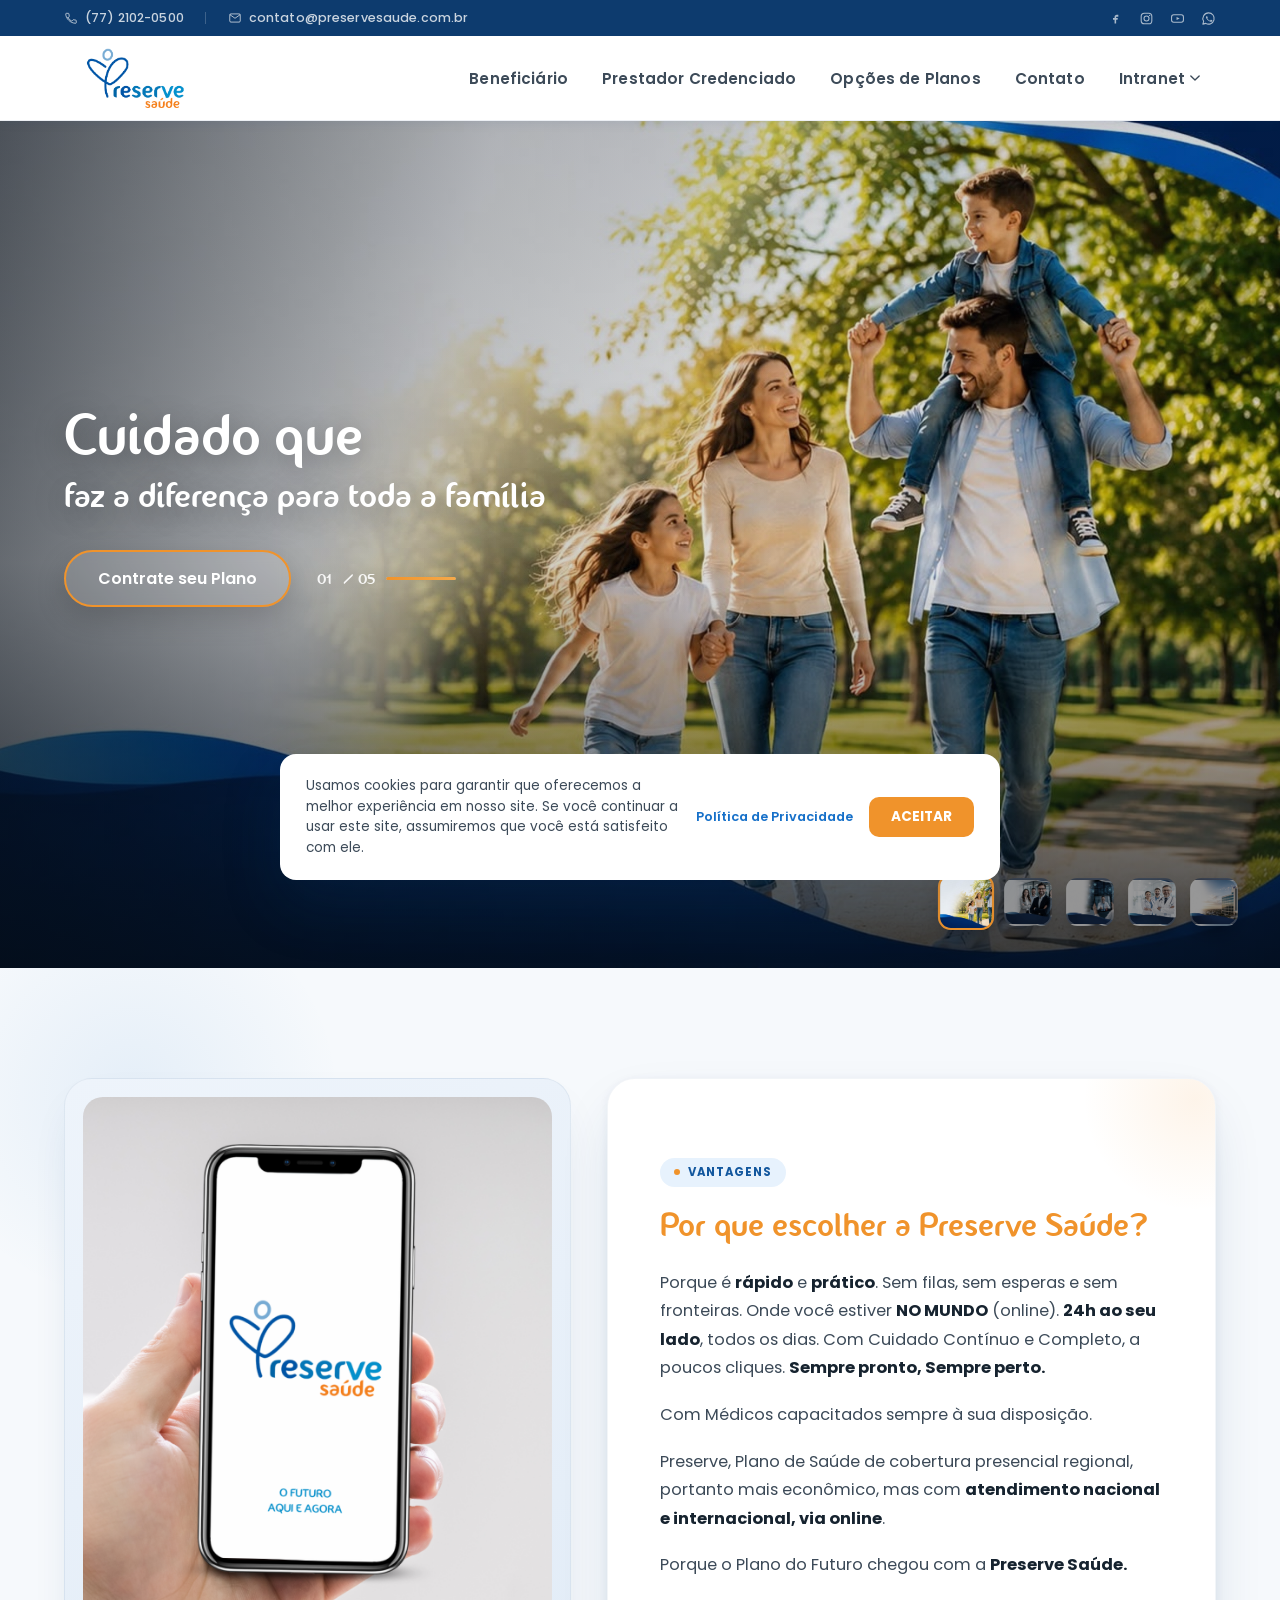
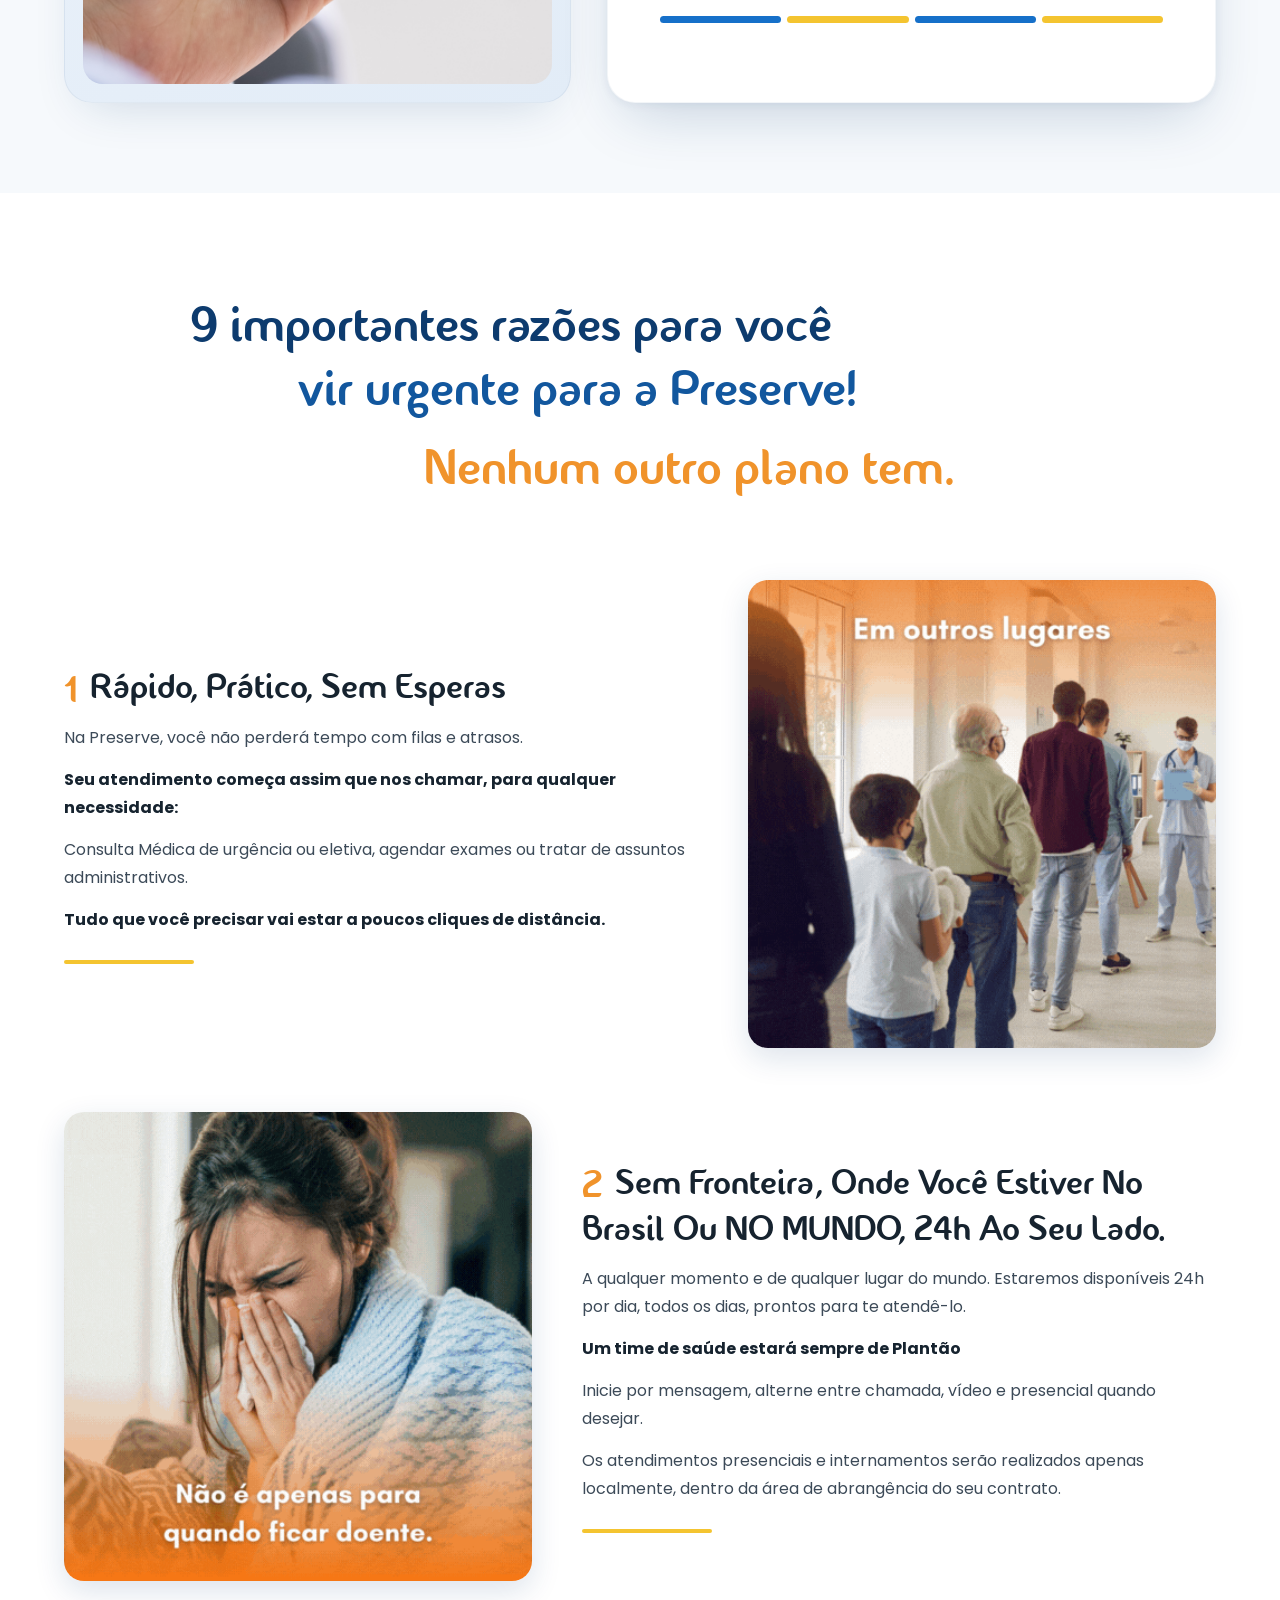
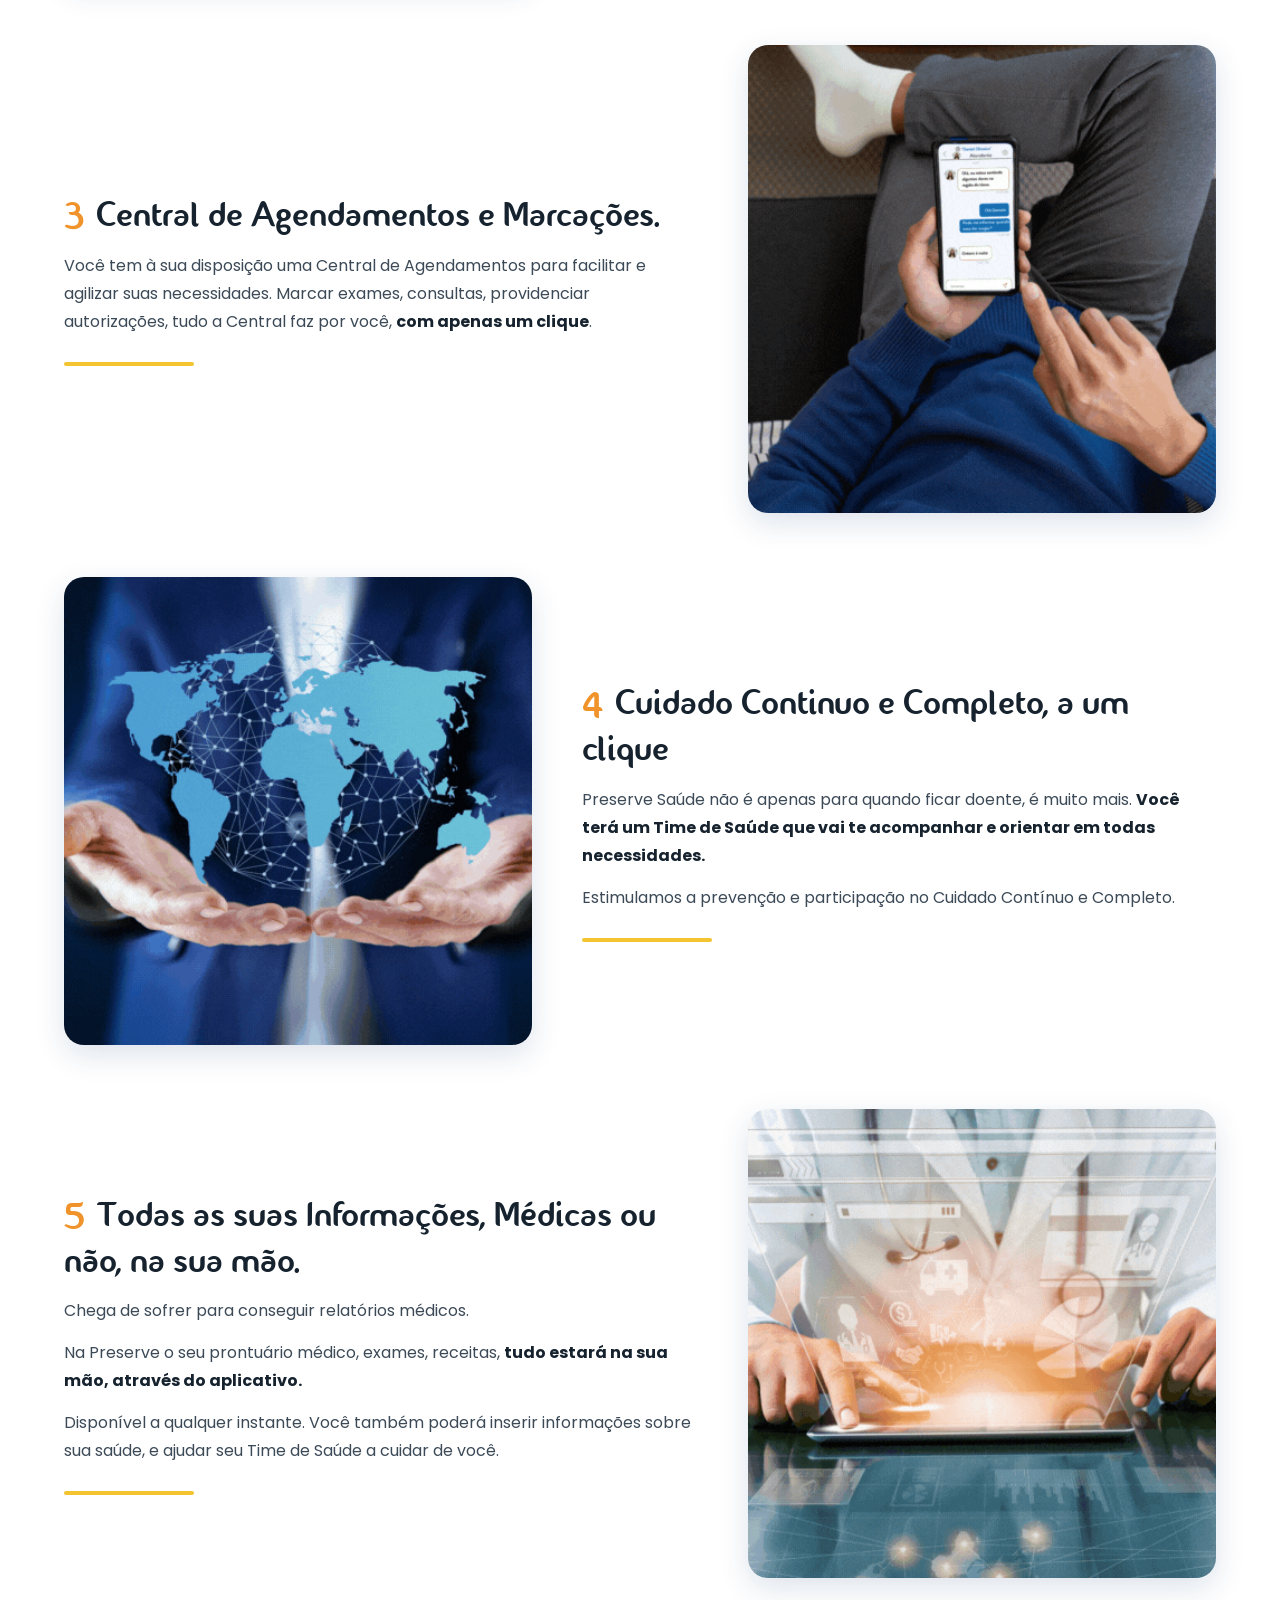
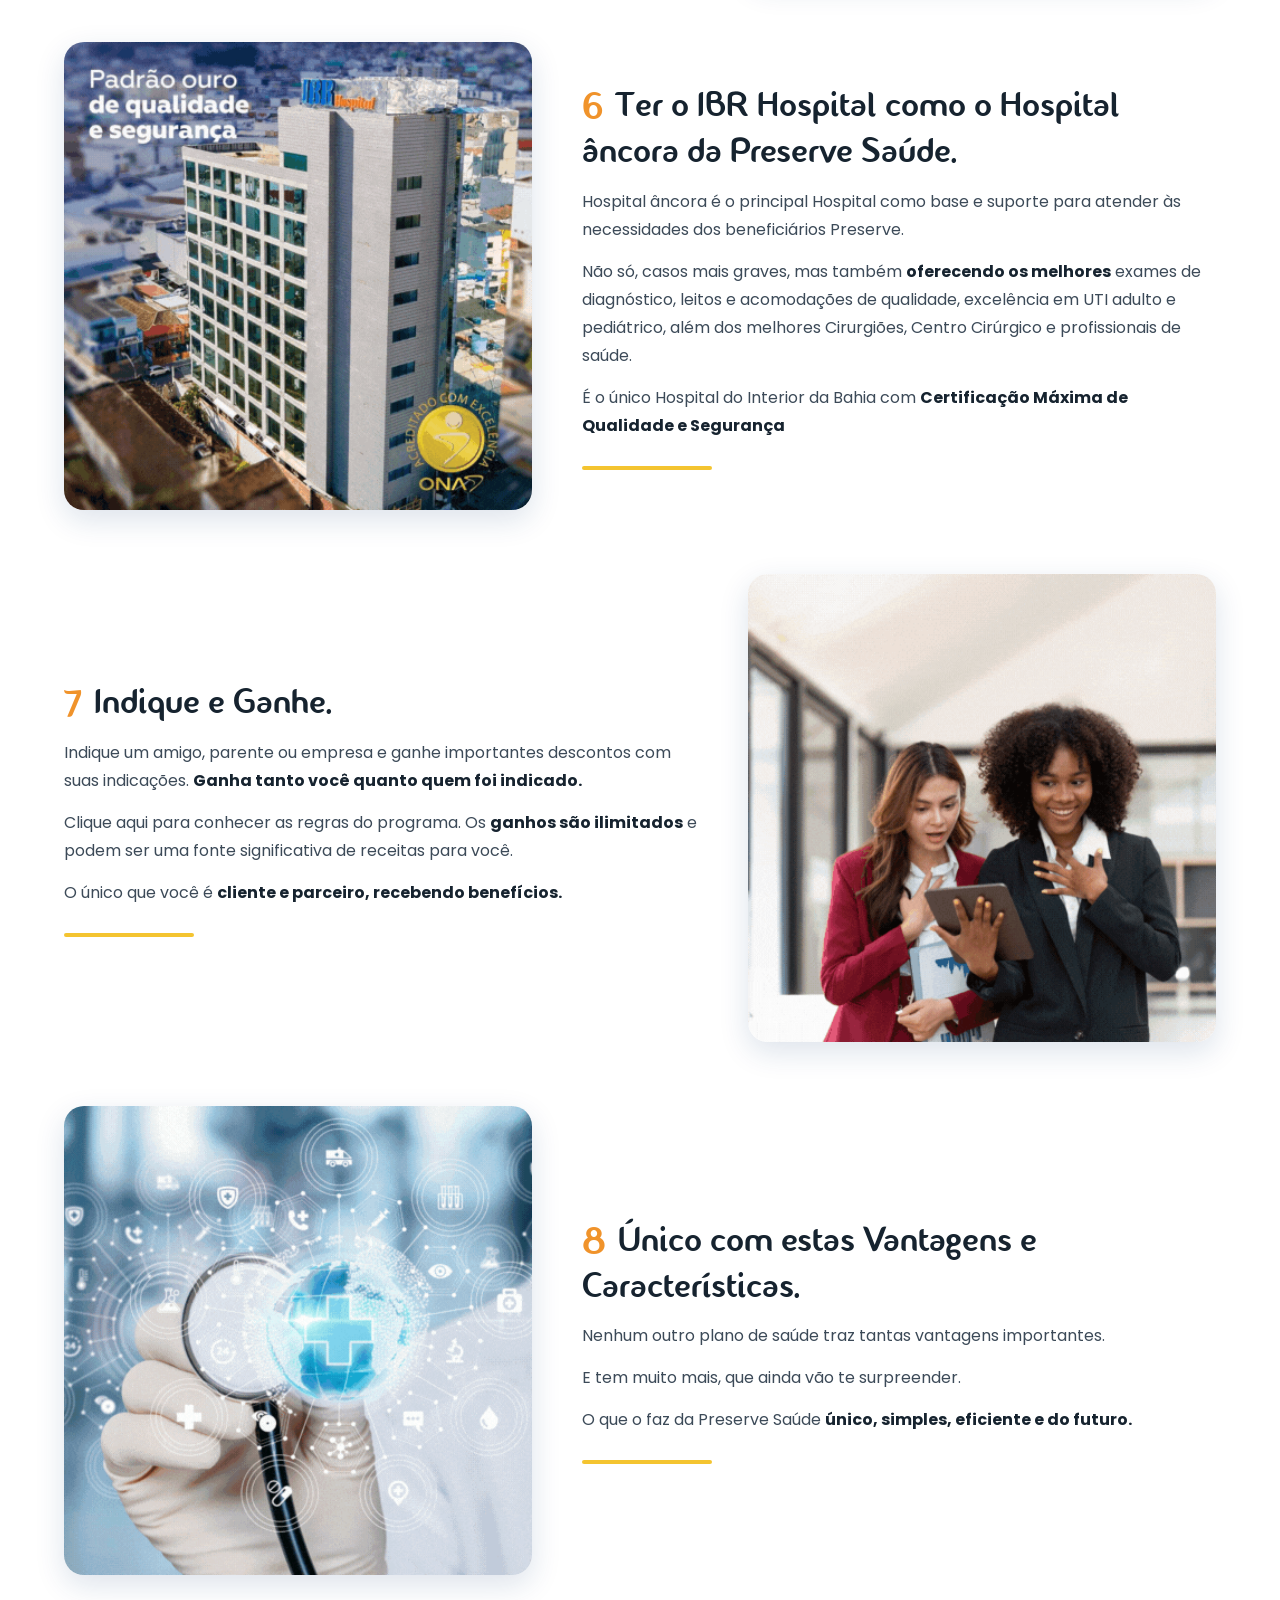
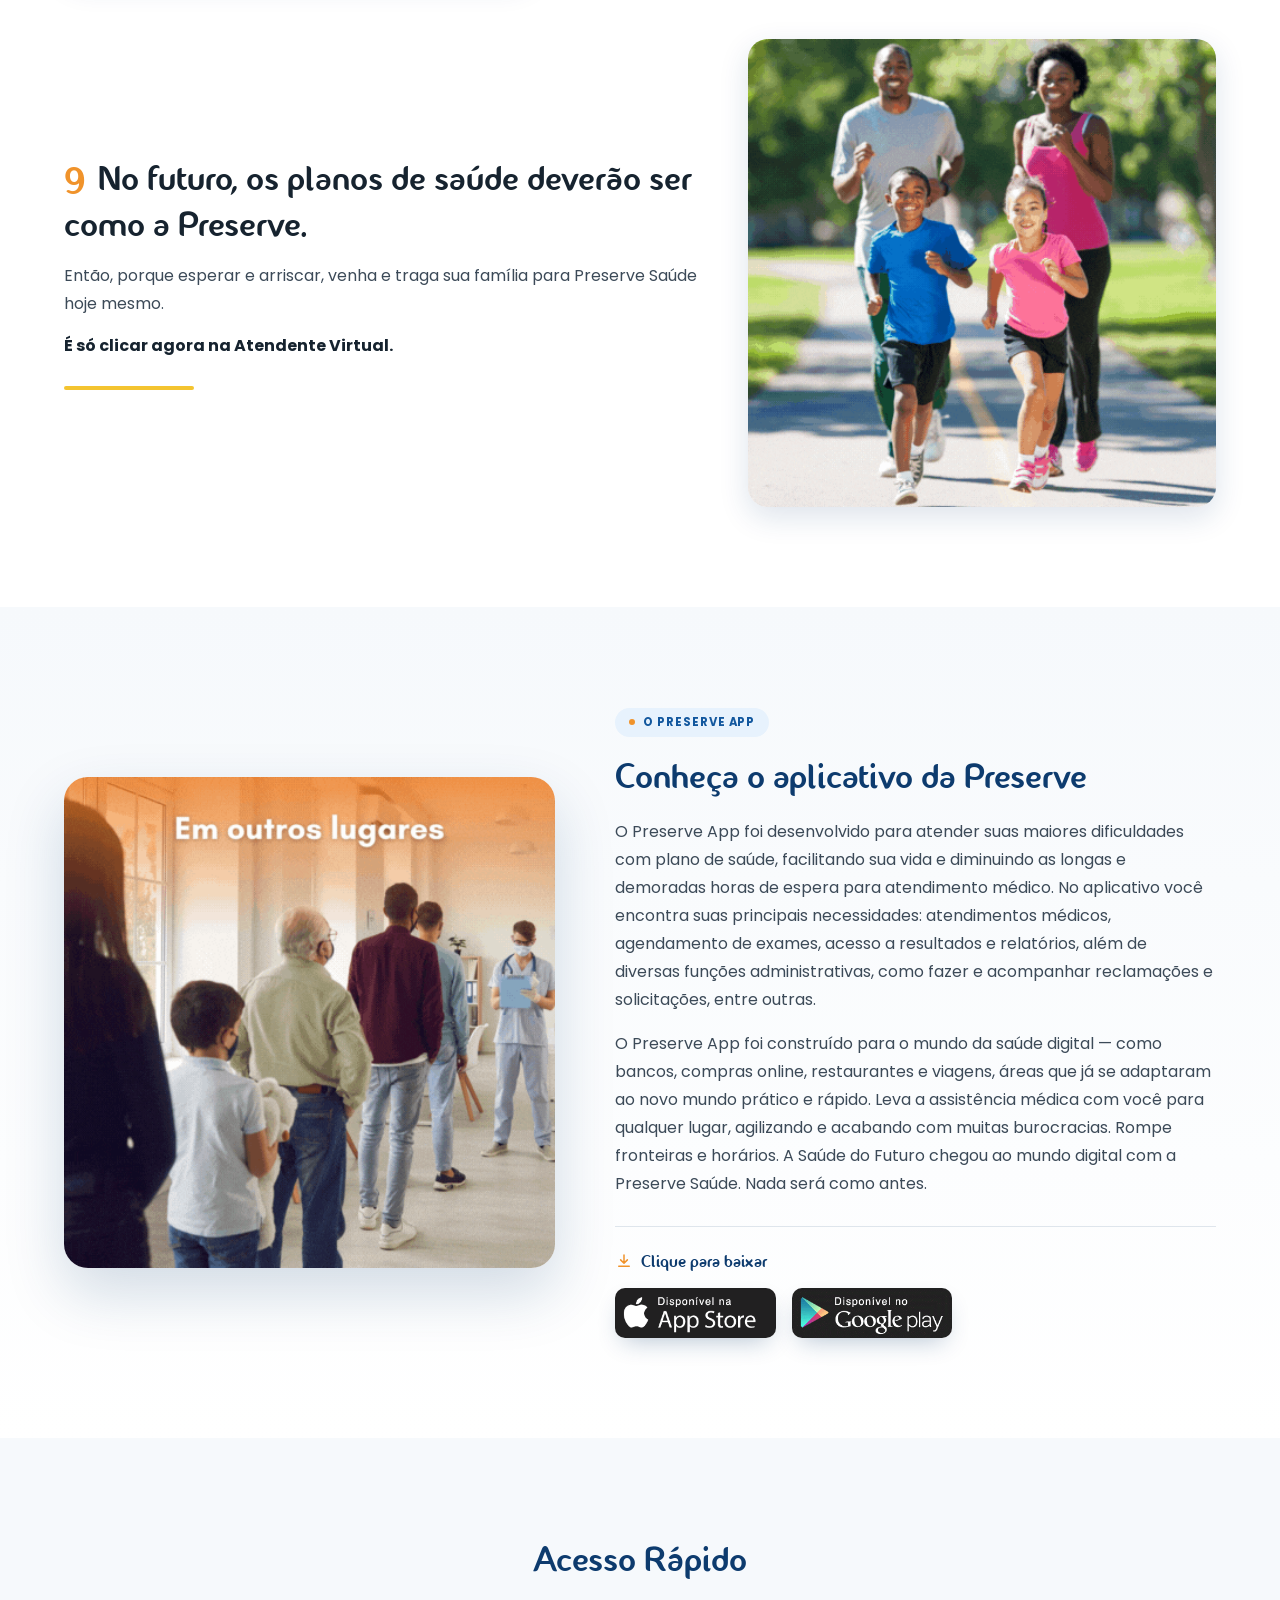
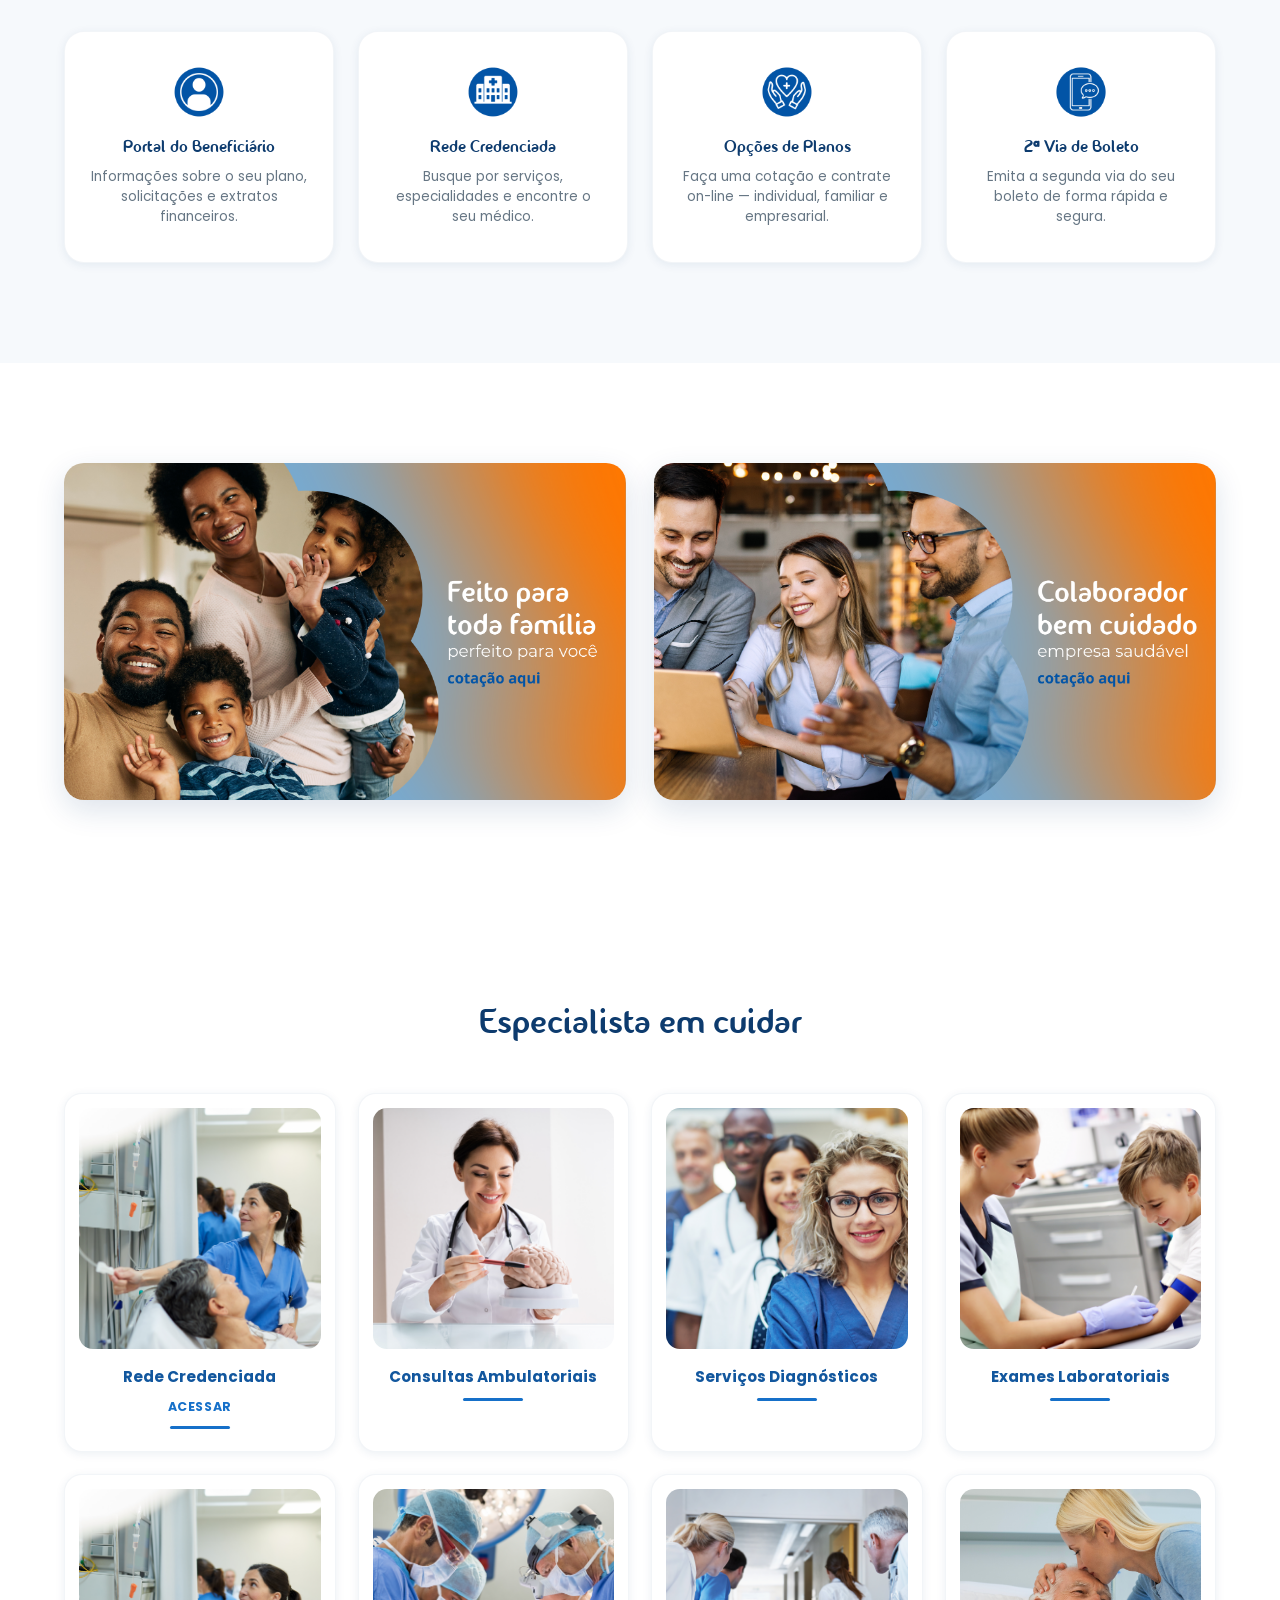
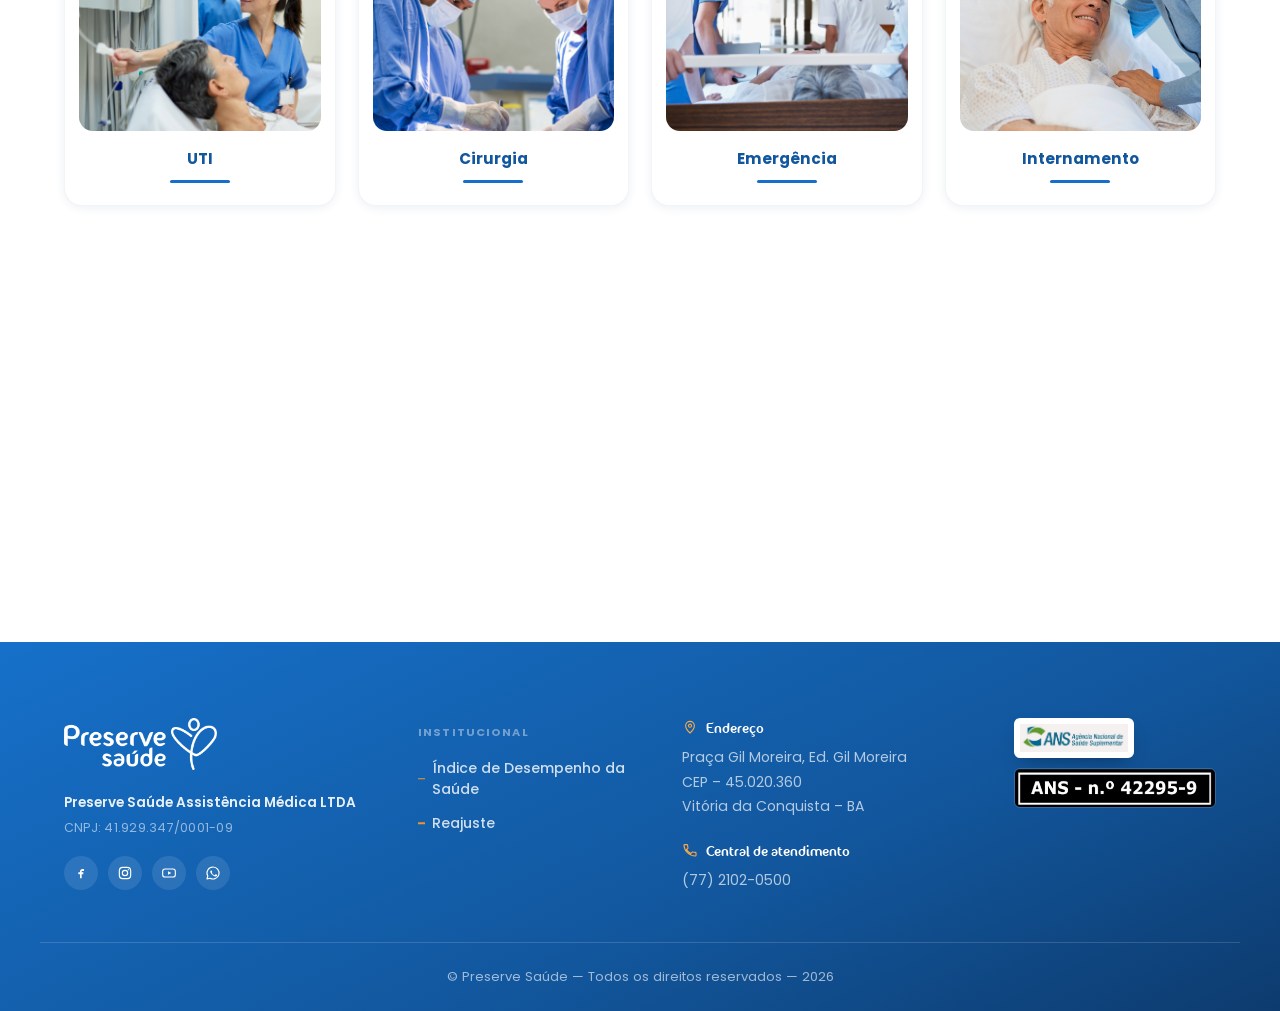
<file: index.html>
<!DOCTYPE html>
<html lang="pt-BR">
<head>
  <meta charset="UTF-8" />
  <meta name="viewport" content="width=device-width, initial-scale=1.0" />
  <title>Preserve Saúde — Um Plano Local que te atende em todo Brasil e Exterior</title>
  <meta name="description" content="Preserve Saúde: plano de saúde regional, com atendimento nacional e internacional online. Rápido, prático e sempre perto de você." />

  <link rel="preconnect" href="https://fonts.googleapis.com" />
  <link rel="preconnect" href="https://fonts.gstatic.com" crossorigin />
  <link href="https://fonts.googleapis.com/css2?family=Fredoka:wght@500;600;700&family=Poppins:wght@400;500;600;700&display=swap" rel="stylesheet" />

  <link rel="icon" type="image/png" href="assets/img/real/logo-mark.png" />
  <link rel="apple-touch-icon" href="assets/img/real/logo-mark.png" />

  <link rel="stylesheet" href="assets/css/style.css" />
</head>
<body>

  <div class="preloader" id="preloader">
    <div class="preloader-ring"></div>
    <img src="assets/img/real/logo-mark.png" alt="Preserve Saúde" class="preloader-logo" />
  </div>

  <div class="scroll-progress" id="scrollProgress"></div>

  <!-- ===================== TOP BAR ===================== -->
  <div class="top-bar" id="topBar">
    <div class="container top-bar-inner">
      <div class="top-bar-contact">
        <a href="tel:+557721020500" class="top-bar-item">
          <svg viewBox="0 0 24 24" fill="none"><path d="M6.6 10.8c1.4 2.8 3.8 5.1 6.6 6.6l2.2-2.2c.3-.3.7-.4 1-.2 1.1.4 2.4.6 3.6.6.6 0 1 .4 1 1V20c0 .6-.4 1-1 1C11 21 3 13 3 5c0-.6.4-1 1-1h3.4c.6 0 1 .4 1 1 0 1.3.2 2.5.6 3.6.1.4 0 .8-.3 1.1l-2.1 2.1z" stroke="currentColor" stroke-width="1.7" stroke-linejoin="round"/></svg>
          (77) 2102-0500
        </a>
        <a href="mailto:contato@preservesaude.com.br" class="top-bar-item">
          <svg viewBox="0 0 24 24" fill="none"><rect x="3" y="5" width="18" height="14" rx="2" stroke="currentColor" stroke-width="1.7"/><path d="M3.5 6.5l8.5 6 8.5-6" stroke="currentColor" stroke-width="1.7" stroke-linecap="round" stroke-linejoin="round"/></svg>
          contato@preservesaude.com.br
        </a>
      </div>
      <div class="top-bar-social">
        <a href="#" target="_blank" rel="noopener" aria-label="Facebook">
          <svg viewBox="0 0 24 24" fill="none"><path d="M14 9h2.5V6H14c-1.9 0-3.5 1.6-3.5 3.5V11H8v3h2.5v6H13v-6h2.3l.4-3H13V9.6c0-.4.2-.6.6-.6H14z" fill="currentColor"/></svg>
        </a>
        <a href="#" target="_blank" rel="noopener" aria-label="Instagram">
          <svg viewBox="0 0 24 24" fill="none"><rect x="3.5" y="3.5" width="17" height="17" rx="5" stroke="currentColor" stroke-width="1.7"/><circle cx="12" cy="12" r="4" stroke="currentColor" stroke-width="1.7"/><circle cx="17" cy="7" r="1" fill="currentColor"/></svg>
        </a>
        <a href="#" target="_blank" rel="noopener" aria-label="YouTube">
          <svg viewBox="0 0 24 24" fill="none"><rect x="2.5" y="6" width="19" height="12" rx="3.5" stroke="currentColor" stroke-width="1.7"/><path d="M10.5 9.5l5 2.5-5 2.5v-5z" fill="currentColor"/></svg>
        </a>
        <a href="#" target="_blank" rel="noopener" aria-label="WhatsApp">
          <svg viewBox="0 0 24 24" fill="none"><path d="M12 3a9 9 0 0 0-7.8 13.5L3 21l4.6-1.2A9 9 0 1 0 12 3z" stroke="currentColor" stroke-width="1.7" stroke-linejoin="round"/><path d="M8.5 8.7c.2-.5.4-.5.6-.5h.5c.2 0 .4 0 .5.4.2.5.7 1.6.7 1.8s0 .3-.1.5c-.1.2-.2.3-.3.4-.2.2-.3.3-.1.6.2.3.8 1.2 1.6 1.9 1.1 1 2 1.2 2.3 1.4.3.1.5.1.6-.1.2-.2.7-.8.9-1 .2-.2.4-.2.6-.1l1.5.7c.2.1.4.2.4.3.1.5-.1 1.4-.6 1.8-.5.4-1.4.8-2.6.4-1.5-.5-3.2-1.5-4.5-2.9-1.3-1.4-2.1-2.9-2.4-3.6-.3-.7-.3-1.2 0-1.7z" fill="currentColor"/></svg>
        </a>
      </div>
    </div>
  </div>

  <!-- ===================== HEADER ===================== -->
  <header class="site-header">
    <div class="container header-inner">
      <a href="/" class="logo" aria-label="Preserve Saúde — página inicial">
        <img src="assets/img/real/logo-mark.png" alt="Preserve Saúde" class="logo-img" />
      </a>

      <nav class="main-nav" aria-label="Menu principal">
        <div class="main-nav-head">
          <img src="assets/img/real/logo-mark.png" alt="Preserve Saúde" class="main-nav-logo" />
          <button class="nav-close" type="button" aria-label="Fechar menu">
            <svg viewBox="0 0 24 24" fill="none"><path d="M6 6l12 12M18 6L6 18" stroke="currentColor" stroke-width="2" stroke-linecap="round"/></svg>
          </button>
        </div>

        <ul class="nav-col">
          <li class="nav-item">
            <a href="https://planoonline.com.br/portal/preserve" target="_blank" rel="noopener">
              <svg class="nav-icon" viewBox="0 0 24 24" fill="none"><circle cx="12" cy="8" r="3.5" stroke="currentColor" stroke-width="1.7"/><path d="M4.5 20c1.4-3.6 4.4-5.5 7.5-5.5s6.1 1.9 7.5 5.5" stroke="currentColor" stroke-width="1.7" stroke-linecap="round"/></svg>
              Beneficiário
            </a>
          </li>
          <li class="nav-item">
            <a href="https://planoonline.com.br/autorizadorweb_v2/preserve" target="_blank" rel="noopener">
              <svg class="nav-icon" viewBox="0 0 24 24" fill="none"><path d="M4 21V7l8-4 8 4v14M9 21v-6h6v6M9 11h.01M15 11h.01M9 15h.01M15 15h.01" stroke="currentColor" stroke-width="1.7" stroke-linecap="round" stroke-linejoin="round"/></svg>
              Prestador Credenciado
            </a>
          </li>
          <li class="nav-item">
            <a href="/planos">
              <svg class="nav-icon" viewBox="0 0 24 24" fill="none"><path d="M12 21s-7-4.35-9.5-8.5C.5 8.5 3 5 6.5 5c2 0 3.5 1 4.5 2.5C12 6 13.5 5 15.5 5 19 5 21.5 8.5 21.5 12.5 19 16.65 12 21 12 21z" stroke="currentColor" stroke-width="1.7" stroke-linejoin="round"/></svg>
              Opções de Planos
            </a>
          </li>
          <li class="nav-item">
            <a href="#contato">
              <svg class="nav-icon" viewBox="0 0 24 24" fill="none"><path d="M21 11.5a8.38 8.38 0 0 1-.9 3.8 8.5 8.5 0 0 1-7.6 4.7 8.38 8.38 0 0 1-3.8-.9L3 21l1.9-5.7a8.38 8.38 0 0 1-.9-3.8 8.5 8.5 0 0 1 4.7-7.6 8.38 8.38 0 0 1 3.8-.9h.5a8.48 8.48 0 0 1 8 8v.5z" stroke="currentColor" stroke-width="1.7" stroke-linejoin="round"/></svg>
              Contato
            </a>
          </li>
          <li class="nav-item has-dropdown">
            <button class="nav-link" type="button" aria-expanded="false">
              <span class="nav-link-label">
                <svg class="nav-icon" viewBox="0 0 24 24" fill="none"><rect x="3" y="11" width="18" height="10" rx="2" stroke="currentColor" stroke-width="1.7"/><path d="M7 11V7a5 5 0 0 1 10 0v4" stroke="currentColor" stroke-width="1.7"/></svg>
                Intranet
              </span>
              <svg class="chevron" viewBox="0 0 12 8" fill="none" xmlns="http://www.w3.org/2000/svg">
                <path d="M1 1.5L6 6.5L11 1.5" stroke="currentColor" stroke-width="1.6" stroke-linecap="round" stroke-linejoin="round"/>
              </svg>
            </button>
            <div class="dropdown">
              <a href="/intranet/vendas">Vendas / Atendimento Interno</a>
            </div>
          </li>
        </ul>
      </nav>

      <button class="nav-toggle" type="button" aria-label="Abrir menu">
        <span></span><span></span><span></span>
      </button>
    </div>
    <div class="nav-backdrop"></div>
  </header>

  <!-- ===================== HERO ===================== -->
  <section class="hero">
    <div class="hero-slider" id="heroSlider">
      <div class="hero-slide is-active"
        data-title1="Cuidado que"
        data-title2="faz a diferença para toda a família">
        <div class="hero-slide-blur" style="background-image:url('assets/img/real/slide-familia-desktop.jpg')"></div>
        <picture>
          <source media="(max-width: 767px)" srcset="assets/img/real/slide-familia-mobile.jpg" />
          <img class="hero-slide-img" src="assets/img/real/slide-familia-desktop.jpg" alt="Família cuidada pela Preserve Saúde" style="object-position: 80% 0%;" />
        </picture>
      </div>
      <div class="hero-slide"
        data-title1="Cuidado que"
        data-title2="faz a diferença para a sua empresa">
        <div class="hero-slide-blur" style="background-image:url('assets/img/real/slide-empresarial-desktop.jpg?v=3')"></div>
        <picture>
          <source media="(max-width: 767px)" srcset="assets/img/real/slide-empresarial-mobile.jpg" />
          <img class="hero-slide-img" src="assets/img/real/slide-empresarial-desktop.jpg?v=3" alt="Equipe empresarial cuidada pela Preserve Saúde" style="object-position: 78% 0%;" />
        </picture>
      </div>
      <div class="hero-slide"
        data-title1="Um Plano Local"
        data-title2="que te atende em todo Brasil e Exterior <span class=&quot;highlight&quot;>(online)</span>">
        <div class="hero-slide-blur" style="background-image:url('assets/img/real/slide-online-desktop.jpg')"></div>
        <picture>
          <source media="(max-width: 767px)" srcset="assets/img/real/slide-online-mobile.jpg" />
          <img class="hero-slide-img" src="assets/img/real/slide-online-desktop.jpg" alt="Atendimento online Preserve Saúde" style="object-position: 75% 0%;" />
        </picture>
      </div>
      <div class="hero-slide"
        data-title1="Uma equipe"
        data-title2="pronta para cuidar de você e da sua família">
        <div class="hero-slide-blur" style="background-image:url('assets/img/real/slide-medicos-desktop.jpg?v=7')"></div>
        <picture>
          <source media="(max-width: 767px)" srcset="assets/img/real/slide-medicos-mobile.jpg?v=5" />
          <img class="hero-slide-img" src="assets/img/real/slide-medicos-desktop.jpg?v=7" alt="Equipe médica Preserve Saúde" style="object-position: 50% 10%;" />
        </picture>
      </div>
      <div class="hero-slide"
        data-title1="Rede credenciada"
        data-title2="com os melhores hospitais para te atender">
        <div class="hero-slide-blur" style="background-image:url('assets/img/real/slide-hospital-desktop.jpg?v=6')"></div>
        <picture>
          <source media="(max-width: 767px)" srcset="assets/img/real/slide-hospital-mobile.jpg?v=4" />
          <img class="hero-slide-img" src="assets/img/real/slide-hospital-desktop.jpg?v=6" alt="Hospital credenciado Preserve Saúde" style="object-position: 65% 40%;" />
        </picture>
      </div>
      <div class="hero-content-wrap">
        <div class="container">
          <div class="hero-content">
            <h1 class="hero-title" id="heroTitle">
              <span class="line-1">Cuidado que</span>
              <span class="line-2">faz a diferença para toda a família</span>
            </h1>

            <div class="hero-actions">
              <a href="/planos" class="hero-cta">Contrate seu Plano</a>

              <div class="hero-slider-count">
                <span id="heroSliderCurrent">01</span> / 05
                <i class="hero-slider-line"><b id="heroSliderBar"></b></i>
              </div>
            </div>
          </div>
        </div>
      </div>

      <div class="hero-slider-nav" id="heroSliderNav">
        <button type="button" class="is-active" data-index="0" style="background-image:url('assets/img/real/slide-familia-desktop.jpg')"><span>01</span></button>
        <button type="button" data-index="1" style="background-image:url('assets/img/real/slide-empresarial-desktop.jpg?v=3')"><span>02</span></button>
        <button type="button" data-index="2" style="background-image:url('assets/img/real/slide-online-desktop.jpg')"><span>03</span></button>
        <button type="button" data-index="3" style="background-image:url('assets/img/real/slide-medicos-desktop.jpg?v=7')"><span>04</span></button>
        <button type="button" data-index="4" style="background-image:url('assets/img/real/slide-hospital-desktop.jpg?v=6')"><span>05</span></button>
      </div>
    </div>
  </section>

  <!-- ===================== POR QUE ESCOLHER ===================== -->
  <section class="why-choose" id="why-choose">
    <div class="container why-choose-grid">
      <div class="feature-panel" data-reveal="left">
        <img class="feature-panel-photo" src="assets/img/real/hero-graphic.png" alt="Aplicativo Preserve Saúde aberto na tela de um celular" data-content="why_choose.phone_image" />
      </div>

      <div class="why-choose-card" data-reveal="right">
        <span class="why-choose-eyebrow">Vantagens</span>
        <h2 data-content="why_choose.title">Por que escolher a Preserve Saúde?</h2>

        <p data-content="why_choose.paragraph1">
          Porque é <strong>rápido</strong> e <strong>prático</strong>. Sem filas, sem esperas e sem
          fronteiras. Onde você estiver <strong>NO MUNDO</strong> (online). <strong>24h ao seu lado</strong>,
          todos os dias. Com Cuidado Contínuo e Completo, a poucos cliques.
          <strong>Sempre pronto, Sempre perto.</strong>
        </p>

        <p data-content="why_choose.paragraph2">
          Com Médicos capacitados sempre à sua disposição.
        </p>

        <p data-content="why_choose.paragraph3">
          Preserve, Plano de Saúde de cobertura presencial regional, portanto mais econômico, mas com
          <strong>atendimento nacional e internacional, via online</strong>.
        </p>

        <p data-content="why_choose.paragraph4">
          Porque o Plano do Futuro chegou com a <strong>Preserve Saúde.</strong>
        </p>

        <div class="accent-bar" aria-hidden="true">
          <span></span><span></span><span></span><span></span>
        </div>
      </div>
    </div>
  </section>

  <!-- ===================== 9 RAZÕES ===================== -->
  <section class="reasons">
    <div class="container">
      <div class="reasons-head" data-reveal>
        <h2>
          <span class="line-a">9 importantes razões para você</span>
          <span class="line-b">vir urgente para a Preserve!</span>
        </h2>
        <p>Nenhum outro plano tem.</p>
      </div>

      <div class="reasons-list">
        <div class="reason-row reverse" data-reveal="right">
          <div class="reason-media"><img src="assets/img/real/gif-r1-a.gif" alt="Demonstração do app Preserve Saúde" loading="lazy" /></div>
          <div class="reason-copy">
            <h3><span class="reason-number">1</span>Rápido, Prático, Sem Esperas</h3>
            <p>Na Preserve, você não perderá tempo com filas e atrasos.</p>
            <p><strong>Seu atendimento começa assim que nos chamar, para qualquer necessidade:</strong></p>
            <p>Consulta Médica de urgência ou eletiva, agendar exames ou tratar de assuntos administrativos.</p>
            <p><strong>Tudo que você precisar vai estar a poucos cliques de distância.</strong></p>
          </div>
        </div>

        <div class="reason-row" data-reveal="left">
          <div class="reason-media"><img src="assets/img/real/gif-r3-b.gif" alt="Sem fronteiras — Preserve Saúde 24h" loading="lazy" /></div>
          <div class="reason-copy">
            <h3><span class="reason-number">2</span>Sem Fronteira, Onde Você Estiver No Brasil Ou NO MUNDO, 24h Ao Seu Lado.</h3>
            <p>A qualquer momento e de qualquer lugar do mundo. Estaremos disponíveis 24h por dia, todos os dias, prontos para te atendê-lo.</p>
            <p><strong>Um time de saúde estará sempre de Plantão</strong></p>
            <p>Inicie por mensagem, alterne entre chamada, vídeo e presencial quando desejar.</p>
            <p>Os atendimentos presenciais e internamentos serão realizados apenas localmente, dentro da área de abrangência do seu contrato.</p>
          </div>
        </div>

        <div class="reason-row reverse" data-reveal="right">
          <div class="reason-media"><img src="assets/img/real/gif-r3-a.gif" alt="Central de agendamentos Preserve Saúde" loading="lazy" /></div>
          <div class="reason-copy">
            <h3><span class="reason-number">3</span>Central de Agendamentos e Marcações.</h3>
            <p>Você tem à sua disposição uma Central de Agendamentos para facilitar e agilizar suas necessidades. Marcar exames, consultas, providenciar autorizações, tudo a Central faz por você, <strong>com apenas um clique</strong>.</p>
          </div>
        </div>

        <div class="reason-row" data-reveal="left">
          <div class="reason-media"><img src="assets/img/real/gif-r1-b.gif" alt="Cuidado contínuo Preserve Saúde" loading="lazy" /></div>
          <div class="reason-copy">
            <h3><span class="reason-number">4</span>Cuidado Continuo e Completo, a um clique</h3>
            <p>Preserve Saúde não é apenas para quando ficar doente, é muito mais. <strong>Você terá um Time de Saúde que vai te acompanhar e orientar em todas necessidades.</strong></p>
            <p>Estimulamos a prevenção e participação no Cuidado Contínuo e Completo.</p>
          </div>
        </div>

        <div class="reason-row reverse" data-reveal="right">
          <div class="reason-media"><img src="assets/img/real/gif-r5-a.gif" alt="Prontuário médico no app Preserve Saúde" loading="lazy" /></div>
          <div class="reason-copy">
            <h3><span class="reason-number">5</span>Todas as suas Informações, Médicas ou não, na sua mão.</h3>
            <p>Chega de sofrer para conseguir relatórios médicos.</p>
            <p>Na Preserve o seu prontuário médico, exames, receitas, <strong>tudo estará na sua mão, através do aplicativo.</strong></p>
            <p>Disponível a qualquer instante. Você também poderá inserir informações sobre sua saúde, e ajudar seu Time de Saúde a cuidar de você.</p>
          </div>
        </div>

        <div class="reason-row" data-reveal="left">
          <div class="reason-media"><img src="assets/img/real/gif-r5-b.gif" alt="Hospital âncora IBR — Preserve Saúde" loading="lazy" /></div>
          <div class="reason-copy">
            <h3><span class="reason-number">6</span>Ter o IBR Hospital como o Hospital âncora da Preserve Saúde.</h3>
            <p>Hospital âncora é o principal Hospital como base e suporte para atender às necessidades dos beneficiários Preserve.</p>
            <p>Não só, casos mais graves, mas também <strong>oferecendo os melhores</strong> exames de diagnóstico, leitos e acomodações de qualidade, excelência em UTI adulto e pediátrico, além dos melhores Cirurgiões, Centro Cirúrgico e profissionais de saúde.</p>
            <p>É o único Hospital do Interior da Bahia com <strong>Certificação Máxima de Qualidade e Segurança</strong></p>
          </div>
        </div>

        <div class="reason-row reverse" data-reveal="right">
          <div class="reason-media"><img src="assets/img/real/gif-r7-a.gif" alt="Programa Indique e Ganhe Preserve Saúde" loading="lazy" /></div>
          <div class="reason-copy">
            <h3><span class="reason-number">7</span>Indique e Ganhe.</h3>
            <p>Indique um amigo, parente ou empresa e ganhe importantes descontos com suas indicações. <strong>Ganha tanto você quanto quem foi indicado.</strong></p>
            <p>Clique aqui para conhecer as regras do programa. Os <strong>ganhos são ilimitados</strong> e podem ser uma fonte significativa de receitas para você.</p>
            <p>O único que você é <strong>cliente e parceiro, recebendo benefícios.</strong></p>
          </div>
        </div>

        <div class="reason-row" data-reveal="left">
          <div class="reason-media"><img src="assets/img/real/gif-r7-b.gif" alt="Vantagens únicas Preserve Saúde" loading="lazy" /></div>
          <div class="reason-copy">
            <h3><span class="reason-number">8</span>Único com estas Vantagens e Características.</h3>
            <p>Nenhum outro plano de saúde traz tantas vantagens importantes.</p>
            <p>E tem muito mais, que ainda vão te surpreender.</p>
            <p>O que o faz da Preserve Saúde <strong>único, simples, eficiente e do futuro.</strong></p>
          </div>
        </div>

        <div class="reason-row reverse" data-reveal="right">
          <div class="reason-media"><img src="assets/img/real/gif-r9-a.gif" alt="Atendente virtual Preserve Saúde" loading="lazy" /></div>
          <div class="reason-copy">
            <h3><span class="reason-number">9</span>No futuro, os planos de saúde deverão ser como a Preserve.</h3>
            <p>Então, porque esperar e arriscar, venha e traga sua família para Preserve Saúde hoje mesmo.</p>
            <p><strong>É só clicar agora na Atendente Virtual.</strong></p>
          </div>
        </div>
      </div>
    </div>
  </section>

  <!-- ===================== APP ===================== -->
  <section class="app-section">
    <div class="container app-grid">
      <div class="app-media" data-reveal="left">
        <img src="assets/img/real/gif-r1-a.gif" alt="Aplicativo Preserve Saúde em uso" loading="lazy" />
      </div>
      <div class="app-text" data-reveal="right">
        <span class="why-choose-eyebrow">O Preserve App</span>
        <h2>Conheça o aplicativo da Preserve</h2>
        <p>O Preserve App foi desenvolvido para atender suas maiores dificuldades com plano de saúde, facilitando sua vida e diminuindo as longas e demoradas horas de espera para atendimento médico. No aplicativo você encontra suas principais necessidades: atendimentos médicos, agendamento de exames, acesso a resultados e relatórios, além de diversas funções administrativas, como fazer e acompanhar reclamações e solicitações, entre outras.</p>
        <p>O Preserve App foi construído para o mundo da saúde digital — como bancos, compras online, restaurantes e viagens, áreas que já se adaptaram ao novo mundo prático e rápido. Leva a assistência médica com você para qualquer lugar, agilizando e acabando com muitas burocracias. Rompe fronteiras e horários. A Saúde do Futuro chegou ao mundo digital com a Preserve Saúde. Nada será como antes.</p>

        <div class="app-download">
          <span class="app-download-label">
            <svg viewBox="0 0 24 24" fill="none"><path d="M12 4v11M12 15l-4.5-4.5M12 15l4.5-4.5M5 19h14" stroke="currentColor" stroke-width="2" stroke-linecap="round" stroke-linejoin="round"/></svg>
            Clique para baixar
          </span>
          <div class="app-badges">
            <a href="#" aria-label="Baixar na App Store"><img src="assets/img/real/badge-ios.png" alt="Disponível na App Store" /></a>
            <a href="#" aria-label="Disponível no Google Play"><img src="assets/img/real/badge-playstore.png" alt="Disponível no Google Play" /></a>
          </div>
        </div>
      </div>
    </div>
  </section>

  <!-- ===================== ACESSO RÁPIDO ===================== -->
  <section class="quick-access">
    <div class="container">
      <h2 class="section-title" data-reveal>Acesso Rápido</h2>
      <div class="quick-access-grid">
        <a class="quick-card" href="https://planoonline.com.br/portal/acesso-restrito" target="_blank" rel="noopener" data-reveal>
          <img src="assets/img/real/portal-beneficiario.png" alt="" aria-hidden="true" />
          <h3>Portal do Beneficiário</h3>
          <p>Informações sobre o seu plano, solicitações e extratos financeiros.</p>
        </a>
        <a class="quick-card" href="https://planoonline.com.br/portal/rede-credenciada" target="_blank" rel="noopener" data-reveal>
          <img src="assets/img/real/portal-rede.png" alt="" aria-hidden="true" />
          <h3>Rede Credenciada</h3>
          <p>Busque por serviços, especialidades e encontre o seu médico.</p>
        </a>
        <a class="quick-card" href="/planos" data-reveal>
          <img src="assets/img/real/portal-planos.png" alt="" aria-hidden="true" />
          <h3>Opções de Planos</h3>
          <p>Faça uma cotação e contrate on-line — individual, familiar e empresarial.</p>
        </a>
        <a class="quick-card" href="https://planoonline.com.br/portal/segunda-via" target="_blank" rel="noopener" data-reveal>
          <img src="assets/img/real/portal-app.png" alt="" aria-hidden="true" />
          <h3>2ª Via de Boleto</h3>
          <p>Emita a segunda via do seu boleto de forma rápida e segura.</p>
        </a>
      </div>
    </div>
  </section>

  <!-- ===================== PROMO: FAMÍLIA / EMPRESA ===================== -->
  <section class="promo-strip">
    <div class="container promo-grid">
      <a class="promo-card" href="#contato" data-reveal="left">
        <img src="assets/img/real/promo-1.png" alt="Feito para toda família — perfeito para você. Cotação aqui." loading="lazy" />
      </a>
      <a class="promo-card" href="#contato" data-reveal="right">
        <img src="assets/img/real/promo-2.png" alt="Colaborador bem cuidado, empresa saudável. Cotação aqui." loading="lazy" />
      </a>
    </div>
  </section>

  <!-- ===================== ESPECIALIDADES ===================== -->
  <section class="specialties">
    <div class="container">
      <h2 class="section-title" data-reveal>Especialista em cuidar</h2>
      <div class="specialties-grid">
        <a class="specialty-card" href="https://planoonline.com.br/portal/rede-credenciada" target="_blank" rel="noopener" data-reveal>
          <img src="assets/img/real/icon-uti.png" alt="" aria-hidden="true" />
          <h3>Rede Credenciada</h3>
          <span class="specialty-link">Acessar</span>
        </a>
        <div class="specialty-card" data-reveal>
          <img src="assets/img/real/icon-consultas.png" alt="" aria-hidden="true" />
          <h3>Consultas Ambulatoriais</h3>
        </div>
        <a class="specialty-card" href="/servico-diagnostico" data-reveal>
          <img src="assets/img/real/icon-especialidades.png" alt="" aria-hidden="true" />
          <h3>Serviços Diagnósticos</h3>
        </a>
        <div class="specialty-card" data-reveal>
          <img src="assets/img/real/icon-exames-laboratoriais.png" alt="" aria-hidden="true" />
          <h3>Exames Laboratoriais</h3>
        </div>
        <div class="specialty-card" data-reveal>
          <img src="assets/img/real/icon-uti.png" alt="" aria-hidden="true" />
          <h3>UTI</h3>
        </div>
        <div class="specialty-card" data-reveal>
          <img src="assets/img/real/icon-cirurgia.png" alt="" aria-hidden="true" />
          <h3>Cirurgia</h3>
        </div>
        <div class="specialty-card" data-reveal>
          <img src="assets/img/real/icon-emergencia.png" alt="" aria-hidden="true" />
          <h3>Emergência</h3>
        </div>
        <div class="specialty-card" data-reveal>
          <img src="assets/img/real/icon-internamento.png" alt="" aria-hidden="true" />
          <h3>Internamento</h3>
        </div>
      </div>
    </div>
  </section>

  <!-- ===================== CONTATO / LEAD ===================== -->
  <section class="lead-section" id="contato">
    <div class="container">
      <div class="lead-card" data-reveal>
        <h2>Deseja encontrar o plano ideal?</h2>
        <form class="lead-form" action="#" method="post">
          <input type="text" name="nome" placeholder="Seu nome" required />
          <input type="tel" name="whatsapp" placeholder="Seu WhatsApp" required />
          <button type="submit" class="btn-lead">Enviar</button>
        </form>
      </div>
    </div>
  </section>

  <footer class="site-footer">
    <div class="container footer-grid">
      <div class="footer-brand">
        <img src="assets/img/real/logo-white.png" alt="Preserve Saúde" class="footer-logo" />
        <p class="footer-company">Preserve Saúde Assistência Médica LTDA</p>
        <p class="footer-cnpj">CNPJ: 41.929.347/0001-09</p>
        <div class="footer-social">
          <a href="#" target="_blank" rel="noopener" aria-label="Facebook">
            <svg viewBox="0 0 24 24" fill="none"><path d="M14 9h2.5V6H14c-1.9 0-3.5 1.6-3.5 3.5V11H8v3h2.5v6H13v-6h2.3l.4-3H13V9.6c0-.4.2-.6.6-.6H14z" fill="currentColor"/></svg>
          </a>
          <a href="#" target="_blank" rel="noopener" aria-label="Instagram">
            <svg viewBox="0 0 24 24" fill="none"><rect x="3.5" y="3.5" width="17" height="17" rx="5" stroke="currentColor" stroke-width="1.7"/><circle cx="12" cy="12" r="4" stroke="currentColor" stroke-width="1.7"/><circle cx="17" cy="7" r="1" fill="currentColor"/></svg>
          </a>
          <a href="#" target="_blank" rel="noopener" aria-label="YouTube">
            <svg viewBox="0 0 24 24" fill="none"><rect x="2.5" y="6" width="19" height="12" rx="3.5" stroke="currentColor" stroke-width="1.7"/><path d="M10.5 9.5l5 2.5-5 2.5v-5z" fill="currentColor"/></svg>
          </a>
          <a href="#" target="_blank" rel="noopener" aria-label="WhatsApp">
            <svg viewBox="0 0 24 24" fill="none"><path d="M12 3a9 9 0 0 0-7.8 13.5L3 21l4.6-1.2A9 9 0 1 0 12 3z" stroke="currentColor" stroke-width="1.7" stroke-linejoin="round"/><path d="M8.5 8.7c.2-.5.4-.5.6-.5h.5c.2 0 .4 0 .5.4.2.5.7 1.6.7 1.8s0 .3-.1.5c-.1.2-.2.3-.3.4-.2.2-.3.3-.1.6.2.3.8 1.2 1.6 1.9 1.1 1 2 1.2 2.3 1.4.3.1.5.1.6-.1.2-.2.7-.8.9-1 .2-.2.4-.2.6-.1l1.5.7c.2.1.4.2.4.3.1.5-.1 1.4-.6 1.8-.5.4-1.4.8-2.6.4-1.5-.5-3.2-1.5-4.5-2.9-1.3-1.4-2.1-2.9-2.4-3.6-.3-.7-.3-1.2 0-1.7z" fill="currentColor"/></svg>
          </a>
        </div>
      </div>

      <div class="footer-links">
        <span class="footer-col-label">Institucional</span>
        <a href="idss.html">Índice de Desempenho da Saúde</a>
        <a href="reajuste-de-plano.html">Reajuste</a>
      </div>

      <div class="footer-contact">
        <h4>
          <svg viewBox="0 0 24 24" fill="none"><path d="M12 21s-6.5-5.7-6.5-11A6.5 6.5 0 0 1 18.5 10c0 5.3-6.5 11-6.5 11z" stroke="currentColor" stroke-width="1.7" stroke-linejoin="round"/><circle cx="12" cy="10" r="2.3" stroke="currentColor" stroke-width="1.7"/></svg>
          Endereço
        </h4>
        <p>Praça Gil Moreira, Ed. Gil Moreira<br />CEP – 45.020.360<br />Vitória da Conquista – BA</p>
        <h4>
          <svg viewBox="0 0 24 24" fill="none"><path d="M6.6 10.8c1.4 2.8 3.8 5.1 6.6 6.6l2.2-2.2c.3-.3.7-.4 1-.2 1.1.4 2.4.6 3.6.6.6 0 1 .4 1 1V20c0 .6-.4 1-1 1C11 21 3 13 3 5c0-.6.4-1 1-1h3.4c.6 0 1 .4 1 1 0 1.3.2 2.5.6 3.6.1.4 0 .8-.3 1.1l-2.1 2.1z" stroke="currentColor" stroke-width="1.7" stroke-linejoin="round"/></svg>
          Central de atendimento
        </h4>
        <p>(77) 2102-0500</p>
      </div>

      <div class="footer-regulatory">
        <a href="https://www.gov.br/ans" target="_blank" rel="noopener" class="ans-badge">
          <img src="assets/img/real/ans-badge.jpg" alt="ANS — Agência Nacional de Saúde Suplementar" />
        </a>
        <img src="assets/img/real/screenshot-signature.jpg" alt="ANS - n.º 42295-9" class="ans-registry" />
      </div>
    </div>

    <div class="container footer-bottom">
      &copy; Preserve Saúde — Todos os direitos reservados — <span id="year"></span>
    </div>
  </footer>

  <button type="button" id="backToTop" class="back-to-top" aria-label="Voltar ao topo">
    <svg viewBox="0 0 24 24" fill="none"><path d="M12 19V5M5 12l7-7 7 7" stroke="currentColor" stroke-width="2.2" stroke-linecap="round" stroke-linejoin="round"/></svg>
  </button>

  <div class="cookie-bar" id="cookieBar">
    <p>Usamos cookies para garantir que oferecemos a melhor experiência em nosso site. Se você continuar a usar este site, assumiremos que você está satisfeito com ele.</p>
    <div class="cookie-actions">
      <a href="politica-de-privacidade.html">Política de Privacidade</a>
      <button type="button" id="cookieAccept" class="btn-lead">ACEITAR</button>
    </div>
  </div>

  <script>document.getElementById("year").textContent = new Date().getFullYear();</script>
  <script src="assets/js/main.js"></script>
</body>
</html>
</file>
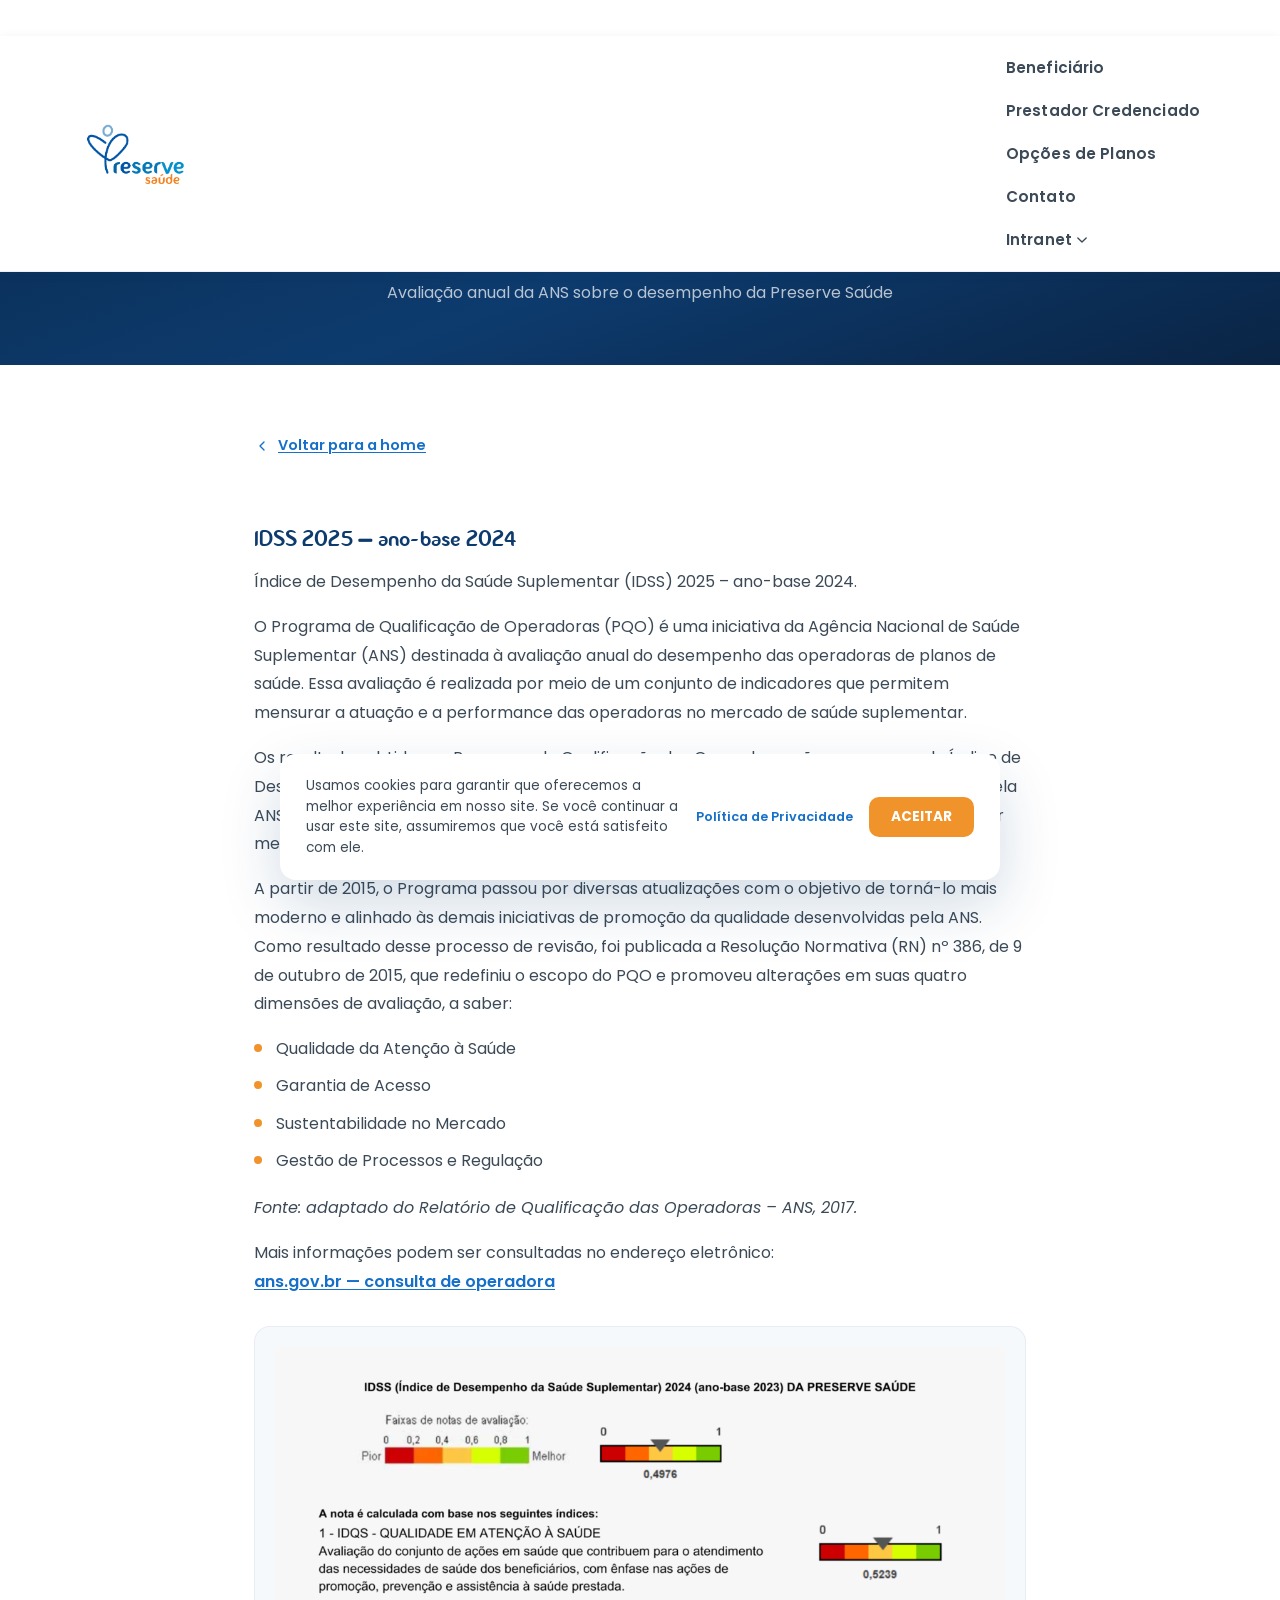
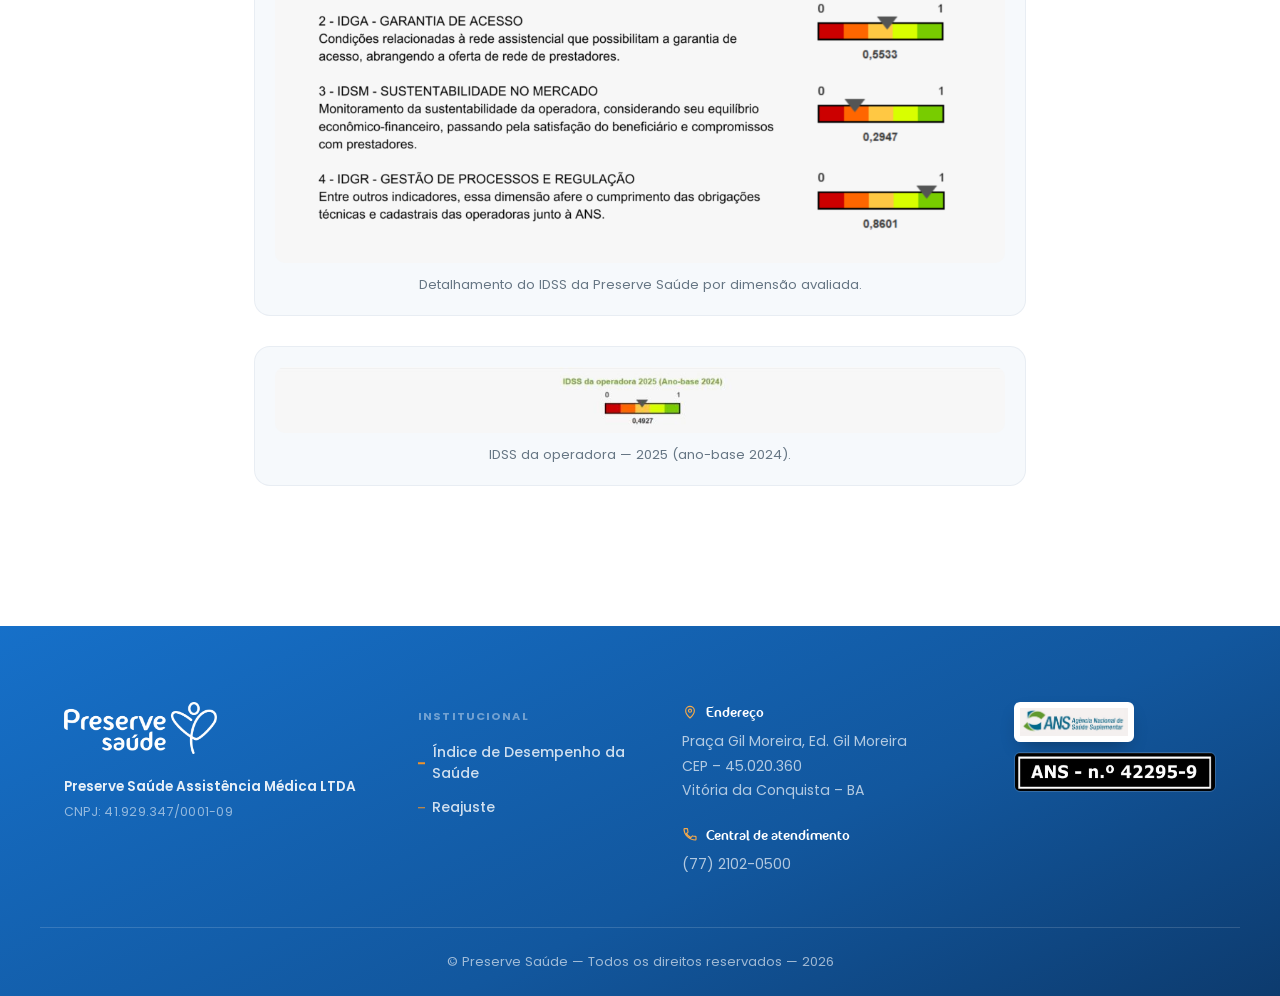
<file: idss.html>
<!DOCTYPE html>
<html lang="pt-BR">
<head>
  <meta charset="UTF-8" />
  <meta name="viewport" content="width=device-width, initial-scale=1.0" />
  <title>Índice de Desempenho da Saúde — Preserve Saúde</title>
  <meta name="description" content="Índice de Desempenho da Saúde Suplementar (IDSS) da Preserve Saúde, conforme avaliação da ANS." />

  <link rel="preconnect" href="https://fonts.googleapis.com" />
  <link rel="preconnect" href="https://fonts.gstatic.com" crossorigin />
  <link href="https://fonts.googleapis.com/css2?family=Fredoka:wght@500;600;700&family=Poppins:wght@400;500;600;700&display=swap" rel="stylesheet" />

  <link rel="icon" type="image/png" href="assets/img/real/logo-mark.png" />
  <link rel="apple-touch-icon" href="assets/img/real/logo-mark.png" />

  <link rel="stylesheet" href="assets/css/style.css" />
</head>
<body>

  <div class="preloader" id="preloader">
    <div class="preloader-ring"></div>
    <img src="assets/img/real/logo-mark.png" alt="Preserve Saúde" class="preloader-logo" />
  </div>

  <!-- ===================== HEADER ===================== -->
  <header class="site-header">
    <div class="container header-inner">
      <a href="/" class="logo" aria-label="Preserve Saúde — página inicial">
        <img src="assets/img/real/logo-mark.png" alt="Preserve Saúde" class="logo-img" />
      </a>

      <nav class="main-nav" aria-label="Menu principal">
        <div class="main-nav-head">
          <img src="assets/img/real/logo-mark.png" alt="Preserve Saúde" class="main-nav-logo" />
          <button class="nav-close" type="button" aria-label="Fechar menu">
            <svg viewBox="0 0 24 24" fill="none"><path d="M6 6l12 12M18 6L6 18" stroke="currentColor" stroke-width="2" stroke-linecap="round"/></svg>
          </button>
        </div>

        <ul>
          <li class="nav-item">
            <a href="/beneficiario">
              <svg class="nav-icon" viewBox="0 0 24 24" fill="none"><circle cx="12" cy="8" r="3.5" stroke="currentColor" stroke-width="1.7"/><path d="M4.5 20c1.4-3.6 4.4-5.5 7.5-5.5s6.1 1.9 7.5 5.5" stroke="currentColor" stroke-width="1.7" stroke-linecap="round"/></svg>
              Beneficiário
            </a>
          </li>
          <li class="nav-item">
            <a href="/prestador-credenciado">
              <svg class="nav-icon" viewBox="0 0 24 24" fill="none"><path d="M4 21V7l8-4 8 4v14M9 21v-6h6v6M9 11h.01M15 11h.01M9 15h.01M15 15h.01" stroke="currentColor" stroke-width="1.7" stroke-linecap="round" stroke-linejoin="round"/></svg>
              Prestador Credenciado
            </a>
          </li>
          <li class="nav-item">
            <a href="/planos">
              <svg class="nav-icon" viewBox="0 0 24 24" fill="none"><path d="M12 21s-7-4.35-9.5-8.5C.5 8.5 3 5 6.5 5c2 0 3.5 1 4.5 2.5C12 6 13.5 5 15.5 5 19 5 21.5 8.5 21.5 12.5 19 16.65 12 21 12 21z" stroke="currentColor" stroke-width="1.7" stroke-linejoin="round"/></svg>
              Opções de Planos
            </a>
          </li>
          <li class="nav-item">
            <a href="index.html#contato">
              <svg class="nav-icon" viewBox="0 0 24 24" fill="none"><path d="M21 11.5a8.38 8.38 0 0 1-.9 3.8 8.5 8.5 0 0 1-7.6 4.7 8.38 8.38 0 0 1-3.8-.9L3 21l1.9-5.7a8.38 8.38 0 0 1-.9-3.8 8.5 8.5 0 0 1 4.7-7.6 8.38 8.38 0 0 1 3.8-.9h.5a8.48 8.48 0 0 1 8 8v.5z" stroke="currentColor" stroke-width="1.7" stroke-linejoin="round"/></svg>
              Contato
            </a>
          </li>
          <li class="nav-item has-dropdown">
            <button class="nav-link" type="button" aria-expanded="false">
              <span class="nav-link-label">
                <svg class="nav-icon" viewBox="0 0 24 24" fill="none"><rect x="3" y="11" width="18" height="10" rx="2" stroke="currentColor" stroke-width="1.7"/><path d="M7 11V7a5 5 0 0 1 10 0v4" stroke="currentColor" stroke-width="1.7"/></svg>
                Intranet
              </span>
              <svg class="chevron" viewBox="0 0 12 8" fill="none" xmlns="http://www.w3.org/2000/svg">
                <path d="M1 1.5L6 6.5L11 1.5" stroke="currentColor" stroke-width="1.6" stroke-linecap="round" stroke-linejoin="round"/>
              </svg>
            </button>
            <div class="dropdown">
              <a href="/intranet/vendas">Vendas / Atendimento Interno</a>
            </div>
          </li>
        </ul>
      </nav>

      <button class="nav-toggle" type="button" aria-label="Abrir menu">
        <span></span><span></span><span></span>
      </button>
    </div>
    <div class="nav-backdrop"></div>
  </header>

  <!-- ===================== TÍTULO DA PÁGINA ===================== -->
  <section class="page-hero">
    <div class="container">
      <h1>Índice de Desempenho da Saúde Suplementar</h1>
      <p>Avaliação anual da ANS sobre o desempenho da Preserve Saúde</p>
    </div>
  </section>

  <!-- ===================== CONTEÚDO ===================== -->
  <section class="page-content">
    <div class="container page-content-inner">
      <a href="/" class="page-back">
        <svg viewBox="0 0 24 24" fill="none"><path d="M15 18l-6-6 6-6" stroke="currentColor" stroke-width="2" stroke-linecap="round" stroke-linejoin="round"/></svg>
        Voltar para a home
      </a>

      <h2>IDSS 2025 — ano-base 2024</h2>

      <p>Índice de Desempenho da Saúde Suplementar (IDSS) 2025 – ano-base 2024.</p>

      <p>O Programa de Qualificação de Operadoras (PQO) é uma iniciativa da Agência Nacional de Saúde Suplementar (ANS) destinada à avaliação anual do desempenho das operadoras de planos de saúde. Essa avaliação é realizada por meio de um conjunto de indicadores que permitem mensurar a atuação e a performance das operadoras no mercado de saúde suplementar.</p>

      <p>Os resultados obtidos no Programa de Qualificação das Operadoras são expressos pelo Índice de Desempenho da Saúde Suplementar (IDSS), calculado a partir de indicadores estabelecidos pela ANS, com base em informações extraídas dos sistemas gerenciais da Agência ou coletadas por meio dos sistemas nacionais de informações em saúde.</p>

      <p>A partir de 2015, o Programa passou por diversas atualizações com o objetivo de torná-lo mais moderno e alinhado às demais iniciativas de promoção da qualidade desenvolvidas pela ANS. Como resultado desse processo de revisão, foi publicada a Resolução Normativa (RN) nº 386, de 9 de outubro de 2015, que redefiniu o escopo do PQO e promoveu alterações em suas quatro dimensões de avaliação, a saber:</p>

      <ul>
        <li>Qualidade da Atenção à Saúde</li>
        <li>Garantia de Acesso</li>
        <li>Sustentabilidade no Mercado</li>
        <li>Gestão de Processos e Regulação</li>
      </ul>

      <p><em>Fonte: adaptado do Relatório de Qualificação das Operadoras – ANS, 2017.</em></p>

      <p>Mais informações podem ser consultadas no endereço eletrônico:<br />
        <a href="https://www.ans.gov.br/qualificacao_consumidor/informacoes_operadora.asp?co_operadora_param=422959&cd_processamento_param=20250102#consulta_id" target="_blank" rel="noopener">
          ans.gov.br — consulta de operadora
        </a>
      </p>

      <figure class="page-content-figure">
        <img src="assets/img/real/idss-chart.png" alt="Gráfico detalhado do IDSS da Preserve Saúde, com notas por dimensão avaliada" loading="lazy" />
        <figcaption>Detalhamento do IDSS da Preserve Saúde por dimensão avaliada.</figcaption>
      </figure>

      <figure class="page-content-figure">
        <img src="assets/img/real/idss-table.jpg" alt="Nota geral do IDSS da operadora — 2025, ano-base 2024" loading="lazy" />
        <figcaption>IDSS da operadora — 2025 (ano-base 2024).</figcaption>
      </figure>
    </div>
  </section>

  <!-- ===================== FOOTER ===================== -->
  <footer class="site-footer">
    <div class="container footer-grid">
      <div class="footer-brand">
        <img src="assets/img/real/logo-white.png" alt="Preserve Saúde" class="footer-logo" />
        <p class="footer-company">Preserve Saúde Assistência Médica LTDA</p>
        <p class="footer-cnpj">CNPJ: 41.929.347/0001-09</p>
      </div>

      <div class="footer-links">
        <span class="footer-col-label">Institucional</span>
        <a href="idss.html">Índice de Desempenho da Saúde</a>
        <a href="reajuste-de-plano.html">Reajuste</a>
      </div>

      <div class="footer-contact">
        <h4>
          <svg viewBox="0 0 24 24" fill="none"><path d="M12 21s-6.5-5.7-6.5-11A6.5 6.5 0 0 1 18.5 10c0 5.3-6.5 11-6.5 11z" stroke="currentColor" stroke-width="1.7" stroke-linejoin="round"/><circle cx="12" cy="10" r="2.3" stroke="currentColor" stroke-width="1.7"/></svg>
          Endereço
        </h4>
        <p>Praça Gil Moreira, Ed. Gil Moreira<br />CEP – 45.020.360<br />Vitória da Conquista – BA</p>
        <h4>
          <svg viewBox="0 0 24 24" fill="none"><path d="M6.6 10.8c1.4 2.8 3.8 5.1 6.6 6.6l2.2-2.2c.3-.3.7-.4 1-.2 1.1.4 2.4.6 3.6.6.6 0 1 .4 1 1V20c0 .6-.4 1-1 1C11 21 3 13 3 5c0-.6.4-1 1-1h3.4c.6 0 1 .4 1 1 0 1.3.2 2.5.6 3.6.1.4 0 .8-.3 1.1l-2.1 2.1z" stroke="currentColor" stroke-width="1.7" stroke-linejoin="round"/></svg>
          Central de atendimento
        </h4>
        <p>(77) 2102-0500</p>
      </div>

      <div class="footer-regulatory">
        <a href="https://www.gov.br/ans" target="_blank" rel="noopener" class="ans-badge">
          <img src="assets/img/real/ans-badge.jpg" alt="ANS — Agência Nacional de Saúde Suplementar" />
        </a>
        <img src="assets/img/real/screenshot-signature.jpg" alt="ANS - n.º 42295-9" class="ans-registry" />
      </div>
    </div>

    <div class="container footer-bottom">
      &copy; Preserve Saúde — Todos os direitos reservados — <span id="year"></span>
    </div>
  </footer>

  <button type="button" id="backToTop" class="back-to-top" aria-label="Voltar ao topo">
    <svg viewBox="0 0 24 24" fill="none"><path d="M12 19V5M5 12l7-7 7 7" stroke="currentColor" stroke-width="2.2" stroke-linecap="round" stroke-linejoin="round"/></svg>
  </button>

  <div class="cookie-bar" id="cookieBar">
    <p>Usamos cookies para garantir que oferecemos a melhor experiência em nosso site. Se você continuar a usar este site, assumiremos que você está satisfeito com ele.</p>
    <div class="cookie-actions">
      <a href="politica-de-privacidade.html">Política de Privacidade</a>
      <button type="button" id="cookieAccept" class="btn-lead">ACEITAR</button>
    </div>
  </div>

  <script>document.getElementById("year").textContent = new Date().getFullYear();</script>
  <script src="assets/js/main.js"></script>
</body>
</html>
</file>
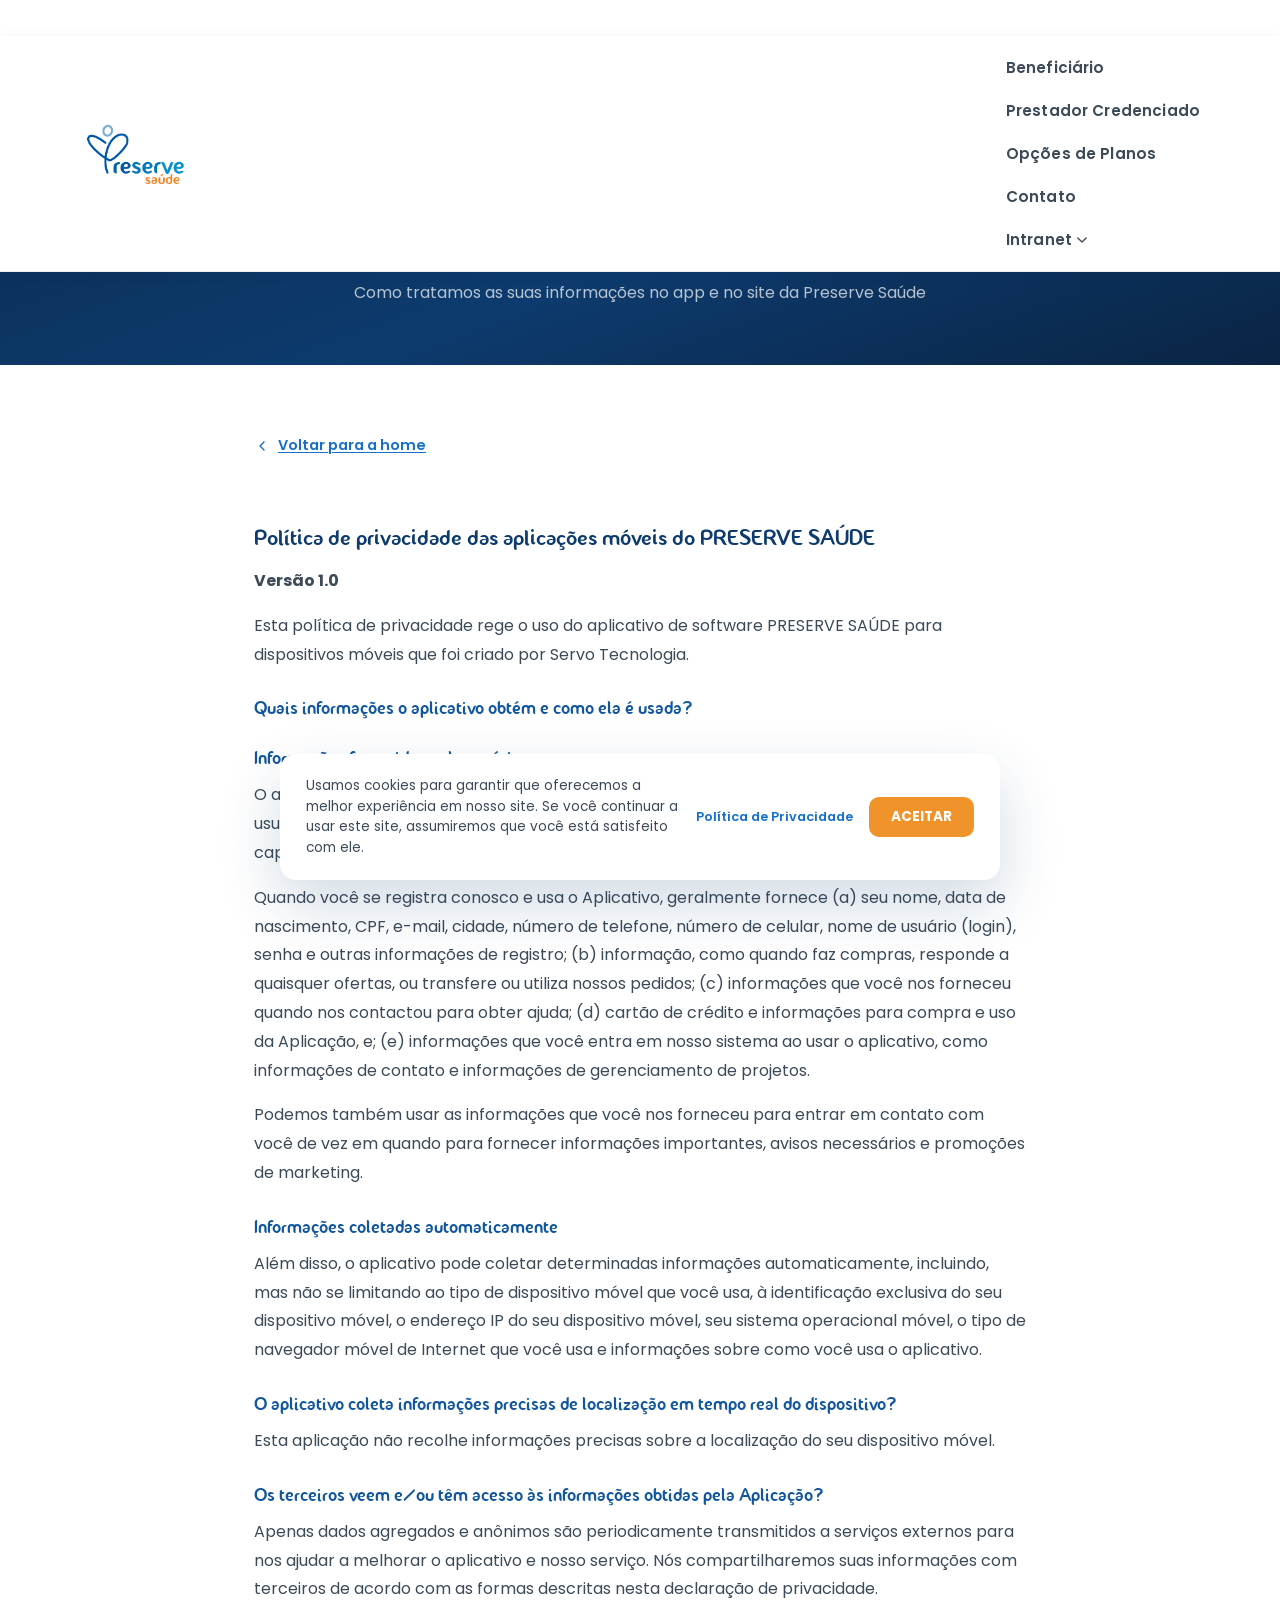
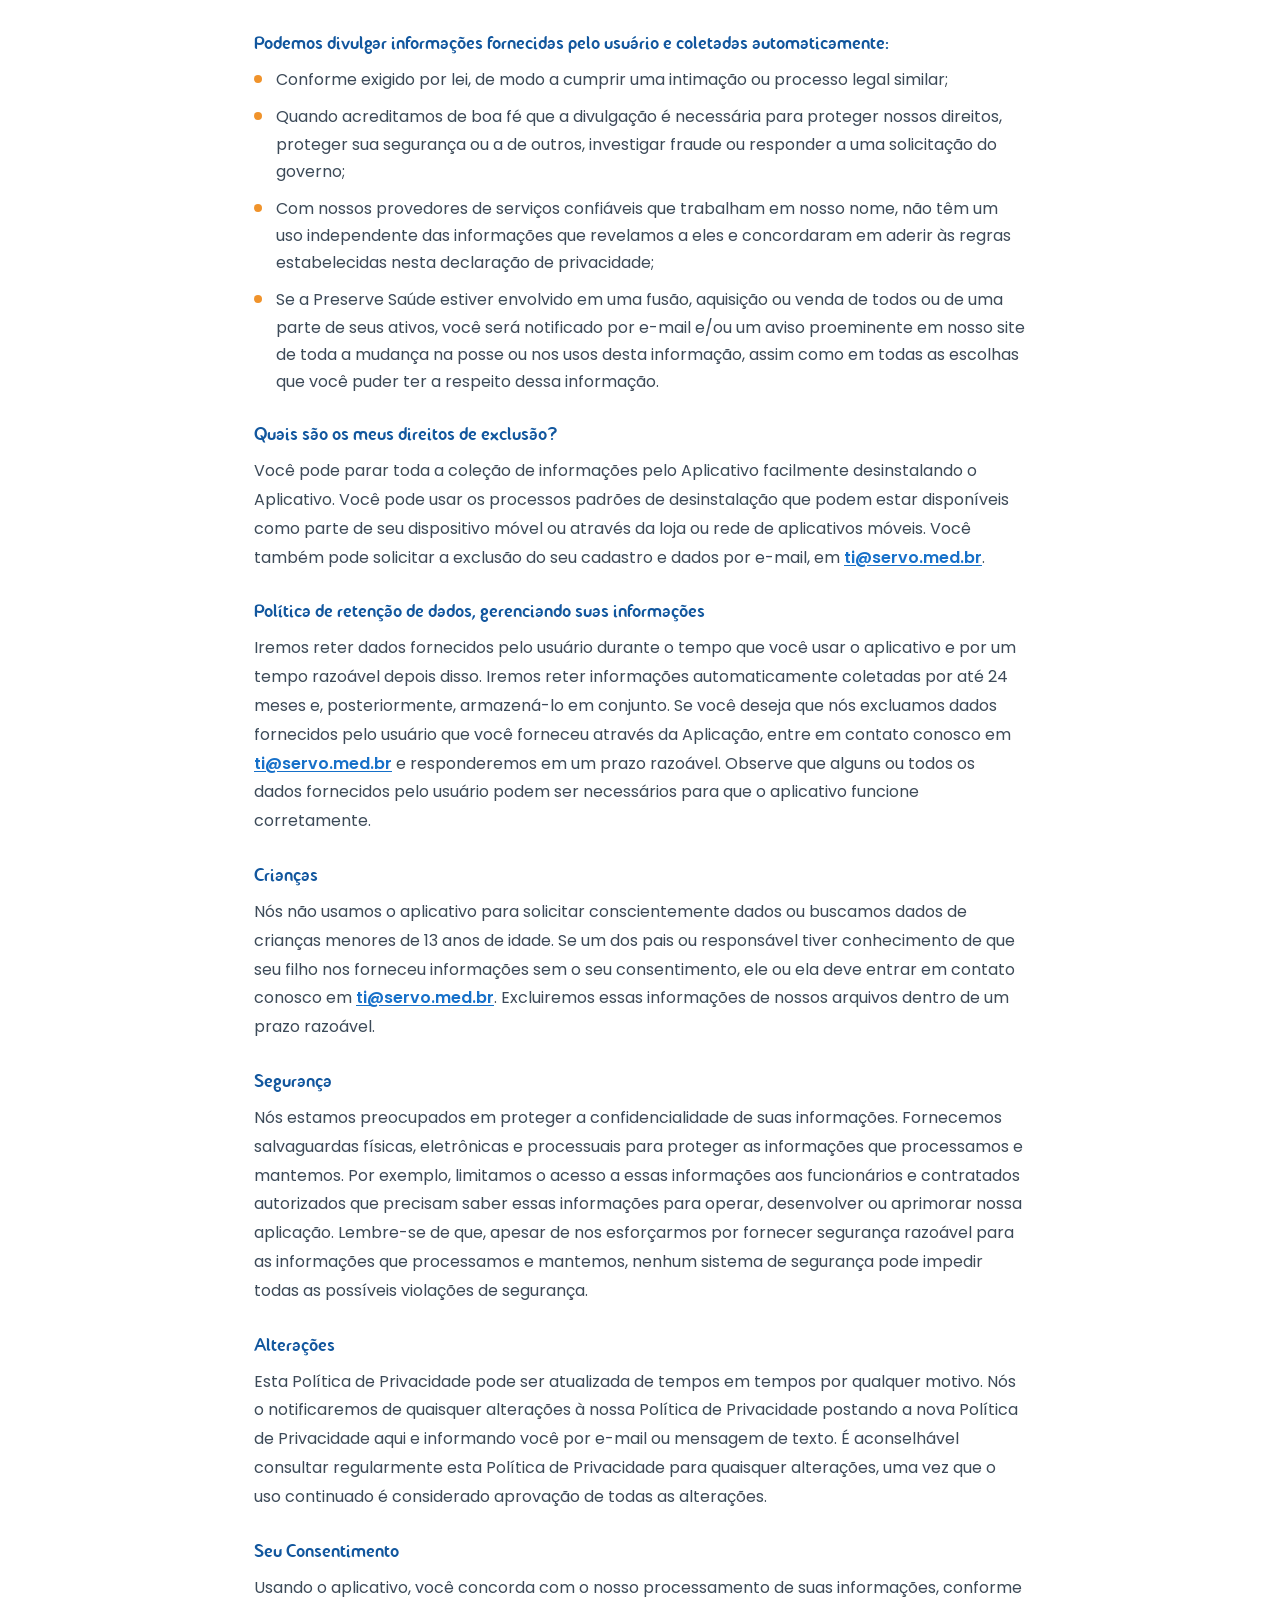
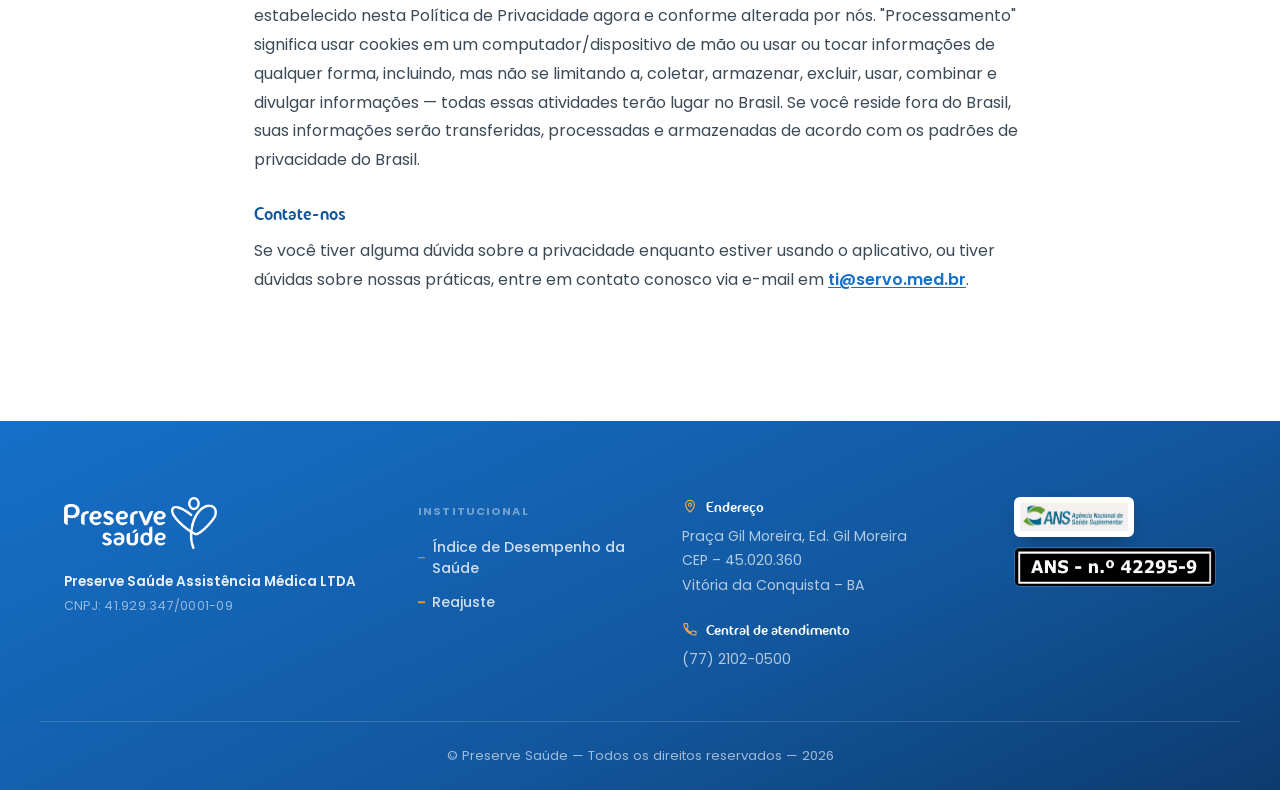
<file: politica-de-privacidade.html>
<!DOCTYPE html>
<html lang="pt-BR">
<head>
  <meta charset="UTF-8" />
  <meta name="viewport" content="width=device-width, initial-scale=1.0" />
  <title>Política de Privacidade — Preserve Saúde</title>
  <meta name="description" content="Política de privacidade das aplicações móveis e do site da Preserve Saúde." />

  <link rel="preconnect" href="https://fonts.googleapis.com" />
  <link rel="preconnect" href="https://fonts.gstatic.com" crossorigin />
  <link href="https://fonts.googleapis.com/css2?family=Fredoka:wght@500;600;700&family=Poppins:wght@400;500;600;700&display=swap" rel="stylesheet" />

  <link rel="icon" type="image/png" href="assets/img/real/logo-mark.png" />
  <link rel="apple-touch-icon" href="assets/img/real/logo-mark.png" />

  <link rel="stylesheet" href="assets/css/style.css" />
</head>
<body>

  <div class="preloader" id="preloader">
    <div class="preloader-ring"></div>
    <img src="assets/img/real/logo-mark.png" alt="Preserve Saúde" class="preloader-logo" />
  </div>

  <!-- ===================== HEADER ===================== -->
  <header class="site-header">
    <div class="container header-inner">
      <a href="/" class="logo" aria-label="Preserve Saúde — página inicial">
        <img src="assets/img/real/logo-mark.png" alt="Preserve Saúde" class="logo-img" />
      </a>

      <nav class="main-nav" aria-label="Menu principal">
        <div class="main-nav-head">
          <img src="assets/img/real/logo-mark.png" alt="Preserve Saúde" class="main-nav-logo" />
          <button class="nav-close" type="button" aria-label="Fechar menu">
            <svg viewBox="0 0 24 24" fill="none"><path d="M6 6l12 12M18 6L6 18" stroke="currentColor" stroke-width="2" stroke-linecap="round"/></svg>
          </button>
        </div>

        <ul>
          <li class="nav-item">
            <a href="/beneficiario">
              <svg class="nav-icon" viewBox="0 0 24 24" fill="none"><circle cx="12" cy="8" r="3.5" stroke="currentColor" stroke-width="1.7"/><path d="M4.5 20c1.4-3.6 4.4-5.5 7.5-5.5s6.1 1.9 7.5 5.5" stroke="currentColor" stroke-width="1.7" stroke-linecap="round"/></svg>
              Beneficiário
            </a>
          </li>
          <li class="nav-item">
            <a href="/prestador-credenciado">
              <svg class="nav-icon" viewBox="0 0 24 24" fill="none"><path d="M4 21V7l8-4 8 4v14M9 21v-6h6v6M9 11h.01M15 11h.01M9 15h.01M15 15h.01" stroke="currentColor" stroke-width="1.7" stroke-linecap="round" stroke-linejoin="round"/></svg>
              Prestador Credenciado
            </a>
          </li>
          <li class="nav-item">
            <a href="/planos">
              <svg class="nav-icon" viewBox="0 0 24 24" fill="none"><path d="M12 21s-7-4.35-9.5-8.5C.5 8.5 3 5 6.5 5c2 0 3.5 1 4.5 2.5C12 6 13.5 5 15.5 5 19 5 21.5 8.5 21.5 12.5 19 16.65 12 21 12 21z" stroke="currentColor" stroke-width="1.7" stroke-linejoin="round"/></svg>
              Opções de Planos
            </a>
          </li>
          <li class="nav-item">
            <a href="index.html#contato">
              <svg class="nav-icon" viewBox="0 0 24 24" fill="none"><path d="M21 11.5a8.38 8.38 0 0 1-.9 3.8 8.5 8.5 0 0 1-7.6 4.7 8.38 8.38 0 0 1-3.8-.9L3 21l1.9-5.7a8.38 8.38 0 0 1-.9-3.8 8.5 8.5 0 0 1 4.7-7.6 8.38 8.38 0 0 1 3.8-.9h.5a8.48 8.48 0 0 1 8 8v.5z" stroke="currentColor" stroke-width="1.7" stroke-linejoin="round"/></svg>
              Contato
            </a>
          </li>
          <li class="nav-item has-dropdown">
            <button class="nav-link" type="button" aria-expanded="false">
              <span class="nav-link-label">
                <svg class="nav-icon" viewBox="0 0 24 24" fill="none"><rect x="3" y="11" width="18" height="10" rx="2" stroke="currentColor" stroke-width="1.7"/><path d="M7 11V7a5 5 0 0 1 10 0v4" stroke="currentColor" stroke-width="1.7"/></svg>
                Intranet
              </span>
              <svg class="chevron" viewBox="0 0 12 8" fill="none" xmlns="http://www.w3.org/2000/svg">
                <path d="M1 1.5L6 6.5L11 1.5" stroke="currentColor" stroke-width="1.6" stroke-linecap="round" stroke-linejoin="round"/>
              </svg>
            </button>
            <div class="dropdown">
              <a href="/intranet/vendas">Vendas / Atendimento Interno</a>
            </div>
          </li>
        </ul>
      </nav>

      <button class="nav-toggle" type="button" aria-label="Abrir menu">
        <span></span><span></span><span></span>
      </button>
    </div>
    <div class="nav-backdrop"></div>
  </header>

  <!-- ===================== TÍTULO DA PÁGINA ===================== -->
  <section class="page-hero">
    <div class="container">
      <h1>Política de Privacidade</h1>
      <p>Como tratamos as suas informações no app e no site da Preserve Saúde</p>
    </div>
  </section>

  <!-- ===================== CONTEÚDO ===================== -->
  <section class="page-content">
    <div class="container page-content-inner">
      <a href="/" class="page-back">
        <svg viewBox="0 0 24 24" fill="none"><path d="M15 18l-6-6 6-6" stroke="currentColor" stroke-width="2" stroke-linecap="round" stroke-linejoin="round"/></svg>
        Voltar para a home
      </a>

      <h2>Política de privacidade das aplicações móveis do PRESERVE SAÚDE</h2>
      <p><strong>Versão 1.0</strong></p>
      <p>Esta política de privacidade rege o uso do aplicativo de software PRESERVE SAÚDE para dispositivos móveis que foi criado por Servo Tecnologia.</p>

      <h3>Quais informações o aplicativo obtém e como ela é usada?</h3>

      <h3>Informações fornecidas pelo usuário</h3>
      <p>O aplicativo obtém as informações fornecidas pelo usuário ao fazer o download e registro de usuário. O registro conosco é opcional. No entanto, tenha em mente que você pode não ser capaz de usar alguns dos recursos oferecidos pelo Aplicativo, a menos que você se registre.</p>
      <p>Quando você se registra conosco e usa o Aplicativo, geralmente fornece (a) seu nome, data de nascimento, CPF, e-mail, cidade, número de telefone, número de celular, nome de usuário (login), senha e outras informações de registro; (b) informação, como quando faz compras, responde a quaisquer ofertas, ou transfere ou utiliza nossos pedidos; (c) informações que você nos forneceu quando nos contactou para obter ajuda; (d) cartão de crédito e informações para compra e uso da Aplicação, e; (e) informações que você entra em nosso sistema ao usar o aplicativo, como informações de contato e informações de gerenciamento de projetos.</p>
      <p>Podemos também usar as informações que você nos forneceu para entrar em contato com você de vez em quando para fornecer informações importantes, avisos necessários e promoções de marketing.</p>

      <h3>Informações coletadas automaticamente</h3>
      <p>Além disso, o aplicativo pode coletar determinadas informações automaticamente, incluindo, mas não se limitando ao tipo de dispositivo móvel que você usa, à identificação exclusiva do seu dispositivo móvel, o endereço IP do seu dispositivo móvel, seu sistema operacional móvel, o tipo de navegador móvel de Internet que você usa e informações sobre como você usa o aplicativo.</p>

      <h3>O aplicativo coleta informações precisas de localização em tempo real do dispositivo?</h3>
      <p>Esta aplicação não recolhe informações precisas sobre a localização do seu dispositivo móvel.</p>

      <h3>Os terceiros veem e/ou têm acesso às informações obtidas pela Aplicação?</h3>
      <p>Apenas dados agregados e anônimos são periodicamente transmitidos a serviços externos para nos ajudar a melhorar o aplicativo e nosso serviço. Nós compartilharemos suas informações com terceiros de acordo com as formas descritas nesta declaração de privacidade.</p>

      <h3>Podemos divulgar informações fornecidas pelo usuário e coletadas automaticamente:</h3>
      <ul>
        <li>Conforme exigido por lei, de modo a cumprir uma intimação ou processo legal similar;</li>
        <li>Quando acreditamos de boa fé que a divulgação é necessária para proteger nossos direitos, proteger sua segurança ou a de outros, investigar fraude ou responder a uma solicitação do governo;</li>
        <li>Com nossos provedores de serviços confiáveis que trabalham em nosso nome, não têm um uso independente das informações que revelamos a eles e concordaram em aderir às regras estabelecidas nesta declaração de privacidade;</li>
        <li>Se a Preserve Saúde estiver envolvido em uma fusão, aquisição ou venda de todos ou de uma parte de seus ativos, você será notificado por e-mail e/ou um aviso proeminente em nosso site de toda a mudança na posse ou nos usos desta informação, assim como em todas as escolhas que você puder ter a respeito dessa informação.</li>
      </ul>

      <h3>Quais são os meus direitos de exclusão?</h3>
      <p>Você pode parar toda a coleção de informações pelo Aplicativo facilmente desinstalando o Aplicativo. Você pode usar os processos padrões de desinstalação que podem estar disponíveis como parte de seu dispositivo móvel ou através da loja ou rede de aplicativos móveis. Você também pode solicitar a exclusão do seu cadastro e dados por e-mail, em <a href="mailto:ti@servo.med.br">ti@servo.med.br</a>.</p>

      <h3>Política de retenção de dados, gerenciando suas informações</h3>
      <p>Iremos reter dados fornecidos pelo usuário durante o tempo que você usar o aplicativo e por um tempo razoável depois disso. Iremos reter informações automaticamente coletadas por até 24 meses e, posteriormente, armazená-lo em conjunto. Se você deseja que nós excluamos dados fornecidos pelo usuário que você forneceu através da Aplicação, entre em contato conosco em <a href="mailto:ti@servo.med.br">ti@servo.med.br</a> e responderemos em um prazo razoável. Observe que alguns ou todos os dados fornecidos pelo usuário podem ser necessários para que o aplicativo funcione corretamente.</p>

      <h3>Crianças</h3>
      <p>Nós não usamos o aplicativo para solicitar conscientemente dados ou buscamos dados de crianças menores de 13 anos de idade. Se um dos pais ou responsável tiver conhecimento de que seu filho nos forneceu informações sem o seu consentimento, ele ou ela deve entrar em contato conosco em <a href="mailto:ti@servo.med.br">ti@servo.med.br</a>. Excluiremos essas informações de nossos arquivos dentro de um prazo razoável.</p>

      <h3>Segurança</h3>
      <p>Nós estamos preocupados em proteger a confidencialidade de suas informações. Fornecemos salvaguardas físicas, eletrônicas e processuais para proteger as informações que processamos e mantemos. Por exemplo, limitamos o acesso a essas informações aos funcionários e contratados autorizados que precisam saber essas informações para operar, desenvolver ou aprimorar nossa aplicação. Lembre-se de que, apesar de nos esforçarmos por fornecer segurança razoável para as informações que processamos e mantemos, nenhum sistema de segurança pode impedir todas as possíveis violações de segurança.</p>

      <h3>Alterações</h3>
      <p>Esta Política de Privacidade pode ser atualizada de tempos em tempos por qualquer motivo. Nós o notificaremos de quaisquer alterações à nossa Política de Privacidade postando a nova Política de Privacidade aqui e informando você por e-mail ou mensagem de texto. É aconselhável consultar regularmente esta Política de Privacidade para quaisquer alterações, uma vez que o uso continuado é considerado aprovação de todas as alterações.</p>

      <h3>Seu Consentimento</h3>
      <p>Usando o aplicativo, você concorda com o nosso processamento de suas informações, conforme estabelecido nesta Política de Privacidade agora e conforme alterada por nós. "Processamento" significa usar cookies em um computador/dispositivo de mão ou usar ou tocar informações de qualquer forma, incluindo, mas não se limitando a, coletar, armazenar, excluir, usar, combinar e divulgar informações — todas essas atividades terão lugar no Brasil. Se você reside fora do Brasil, suas informações serão transferidas, processadas e armazenadas de acordo com os padrões de privacidade do Brasil.</p>

      <h3>Contate-nos</h3>
      <p>Se você tiver alguma dúvida sobre a privacidade enquanto estiver usando o aplicativo, ou tiver dúvidas sobre nossas práticas, entre em contato conosco via e-mail em <a href="mailto:ti@servo.med.br">ti@servo.med.br</a>.</p>
    </div>
  </section>

  <!-- ===================== FOOTER ===================== -->
  <footer class="site-footer">
    <div class="container footer-grid">
      <div class="footer-brand">
        <img src="assets/img/real/logo-white.png" alt="Preserve Saúde" class="footer-logo" />
        <p class="footer-company">Preserve Saúde Assistência Médica LTDA</p>
        <p class="footer-cnpj">CNPJ: 41.929.347/0001-09</p>
      </div>

      <div class="footer-links">
        <span class="footer-col-label">Institucional</span>
        <a href="idss.html">Índice de Desempenho da Saúde</a>
        <a href="reajuste-de-plano.html">Reajuste</a>
      </div>

      <div class="footer-contact">
        <h4>
          <svg viewBox="0 0 24 24" fill="none"><path d="M12 21s-6.5-5.7-6.5-11A6.5 6.5 0 0 1 18.5 10c0 5.3-6.5 11-6.5 11z" stroke="currentColor" stroke-width="1.7" stroke-linejoin="round"/><circle cx="12" cy="10" r="2.3" stroke="currentColor" stroke-width="1.7"/></svg>
          Endereço
        </h4>
        <p>Praça Gil Moreira, Ed. Gil Moreira<br />CEP – 45.020.360<br />Vitória da Conquista – BA</p>
        <h4>
          <svg viewBox="0 0 24 24" fill="none"><path d="M6.6 10.8c1.4 2.8 3.8 5.1 6.6 6.6l2.2-2.2c.3-.3.7-.4 1-.2 1.1.4 2.4.6 3.6.6.6 0 1 .4 1 1V20c0 .6-.4 1-1 1C11 21 3 13 3 5c0-.6.4-1 1-1h3.4c.6 0 1 .4 1 1 0 1.3.2 2.5.6 3.6.1.4 0 .8-.3 1.1l-2.1 2.1z" stroke="currentColor" stroke-width="1.7" stroke-linejoin="round"/></svg>
          Central de atendimento
        </h4>
        <p>(77) 2102-0500</p>
      </div>

      <div class="footer-regulatory">
        <a href="https://www.gov.br/ans" target="_blank" rel="noopener" class="ans-badge">
          <img src="assets/img/real/ans-badge.jpg" alt="ANS — Agência Nacional de Saúde Suplementar" />
        </a>
        <img src="assets/img/real/screenshot-signature.jpg" alt="ANS - n.º 42295-9" class="ans-registry" />
      </div>
    </div>

    <div class="container footer-bottom">
      &copy; Preserve Saúde — Todos os direitos reservados — <span id="year"></span>
    </div>
  </footer>

  <button type="button" id="backToTop" class="back-to-top" aria-label="Voltar ao topo">
    <svg viewBox="0 0 24 24" fill="none"><path d="M12 19V5M5 12l7-7 7 7" stroke="currentColor" stroke-width="2.2" stroke-linecap="round" stroke-linejoin="round"/></svg>
  </button>

  <div class="cookie-bar" id="cookieBar">
    <p>Usamos cookies para garantir que oferecemos a melhor experiência em nosso site. Se você continuar a usar este site, assumiremos que você está satisfeito com ele.</p>
    <div class="cookie-actions">
      <a href="politica-de-privacidade.html">Política de Privacidade</a>
      <button type="button" id="cookieAccept" class="btn-lead">ACEITAR</button>
    </div>
  </div>

  <script>document.getElementById("year").textContent = new Date().getFullYear();</script>
  <script src="assets/js/main.js"></script>
</body>
</html>
</file>
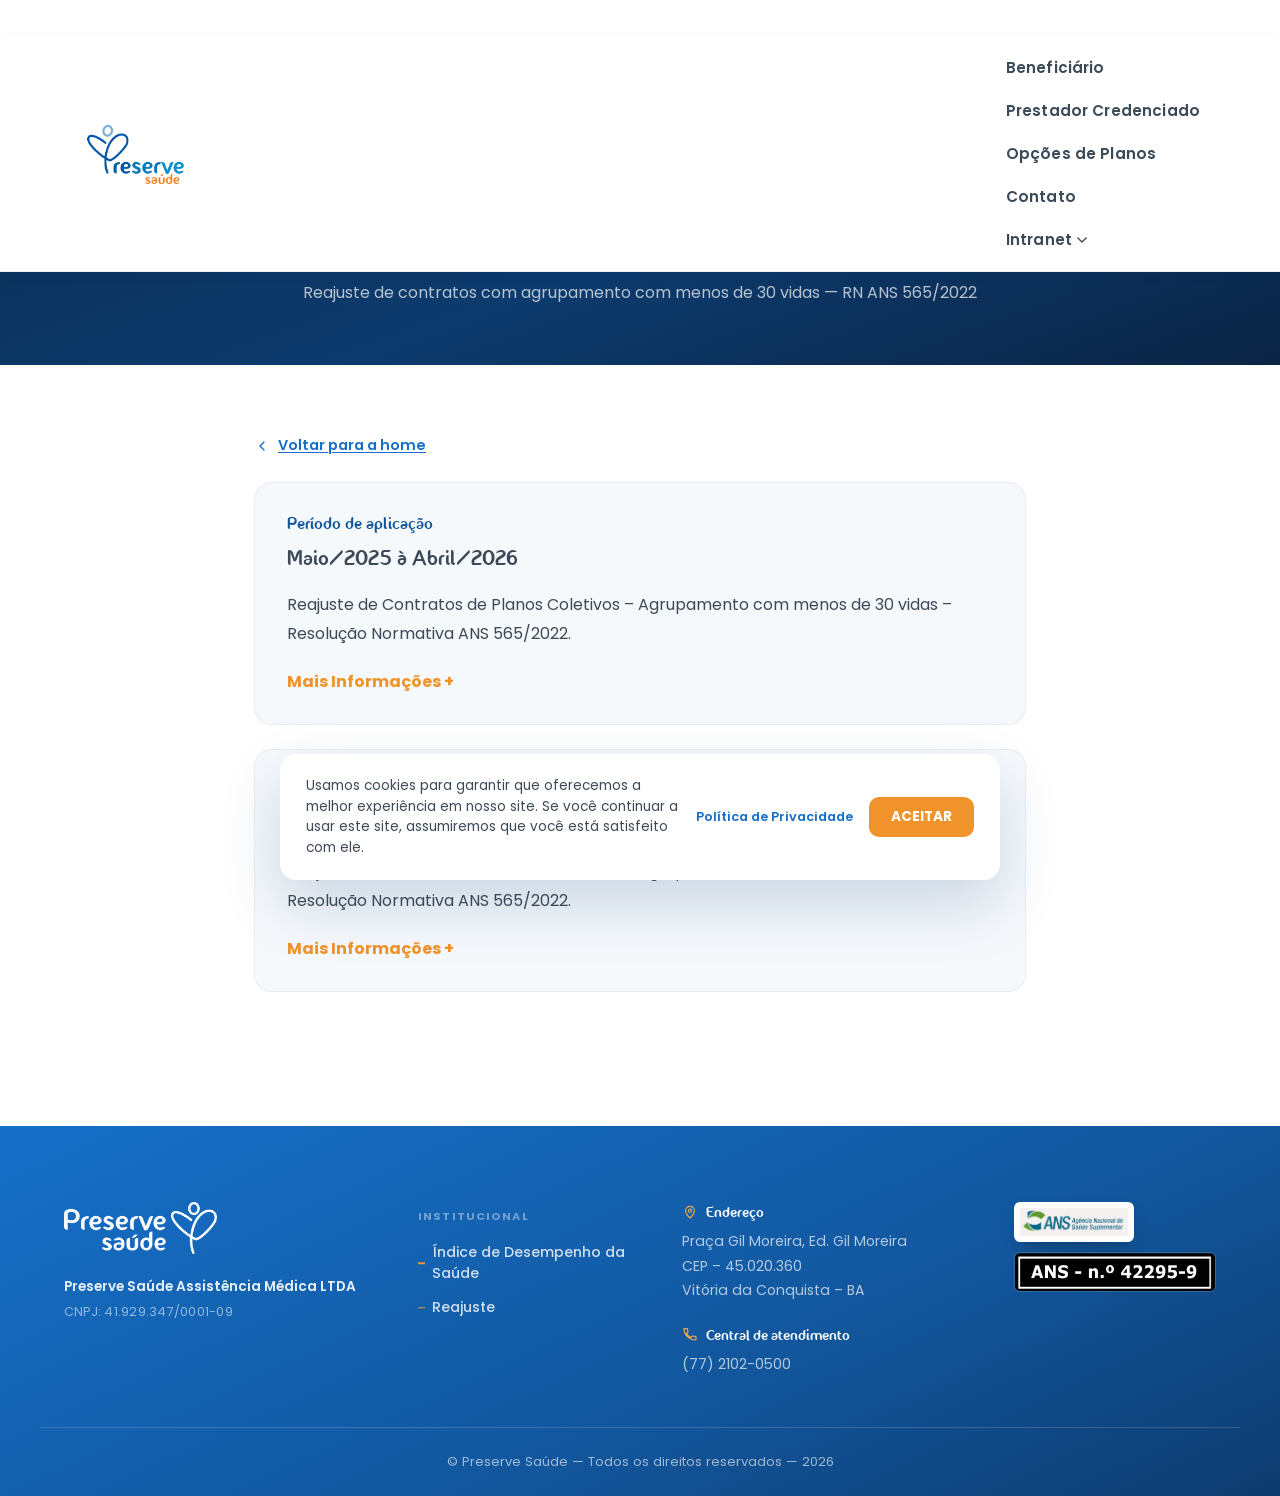
<file: reajuste-de-plano.html>
<!DOCTYPE html>
<html lang="pt-BR">
<head>
  <meta charset="UTF-8" />
  <meta name="viewport" content="width=device-width, initial-scale=1.0" />
  <title>Reajuste de Planos Coletivos — Preserve Saúde</title>
  <meta name="description" content="Informações sobre reajuste de contratos de planos coletivos da Preserve Saúde, conforme Resolução Normativa ANS 565/2022." />

  <link rel="preconnect" href="https://fonts.googleapis.com" />
  <link rel="preconnect" href="https://fonts.gstatic.com" crossorigin />
  <link href="https://fonts.googleapis.com/css2?family=Fredoka:wght@500;600;700&family=Poppins:wght@400;500;600;700&display=swap" rel="stylesheet" />

  <link rel="icon" type="image/png" href="assets/img/real/logo-mark.png" />
  <link rel="apple-touch-icon" href="assets/img/real/logo-mark.png" />

  <link rel="stylesheet" href="assets/css/style.css" />
</head>
<body>

  <div class="preloader" id="preloader">
    <div class="preloader-ring"></div>
    <img src="assets/img/real/logo-mark.png" alt="Preserve Saúde" class="preloader-logo" />
  </div>

  <!-- ===================== HEADER ===================== -->
  <header class="site-header">
    <div class="container header-inner">
      <a href="/" class="logo" aria-label="Preserve Saúde — página inicial">
        <img src="assets/img/real/logo-mark.png" alt="Preserve Saúde" class="logo-img" />
      </a>

      <nav class="main-nav" aria-label="Menu principal">
        <div class="main-nav-head">
          <img src="assets/img/real/logo-mark.png" alt="Preserve Saúde" class="main-nav-logo" />
          <button class="nav-close" type="button" aria-label="Fechar menu">
            <svg viewBox="0 0 24 24" fill="none"><path d="M6 6l12 12M18 6L6 18" stroke="currentColor" stroke-width="2" stroke-linecap="round"/></svg>
          </button>
        </div>

        <ul>
          <li class="nav-item">
            <a href="/beneficiario">
              <svg class="nav-icon" viewBox="0 0 24 24" fill="none"><circle cx="12" cy="8" r="3.5" stroke="currentColor" stroke-width="1.7"/><path d="M4.5 20c1.4-3.6 4.4-5.5 7.5-5.5s6.1 1.9 7.5 5.5" stroke="currentColor" stroke-width="1.7" stroke-linecap="round"/></svg>
              Beneficiário
            </a>
          </li>
          <li class="nav-item">
            <a href="/prestador-credenciado">
              <svg class="nav-icon" viewBox="0 0 24 24" fill="none"><path d="M4 21V7l8-4 8 4v14M9 21v-6h6v6M9 11h.01M15 11h.01M9 15h.01M15 15h.01" stroke="currentColor" stroke-width="1.7" stroke-linecap="round" stroke-linejoin="round"/></svg>
              Prestador Credenciado
            </a>
          </li>
          <li class="nav-item">
            <a href="/planos">
              <svg class="nav-icon" viewBox="0 0 24 24" fill="none"><path d="M12 21s-7-4.35-9.5-8.5C.5 8.5 3 5 6.5 5c2 0 3.5 1 4.5 2.5C12 6 13.5 5 15.5 5 19 5 21.5 8.5 21.5 12.5 19 16.65 12 21 12 21z" stroke="currentColor" stroke-width="1.7" stroke-linejoin="round"/></svg>
              Opções de Planos
            </a>
          </li>
          <li class="nav-item">
            <a href="index.html#contato">
              <svg class="nav-icon" viewBox="0 0 24 24" fill="none"><path d="M21 11.5a8.38 8.38 0 0 1-.9 3.8 8.5 8.5 0 0 1-7.6 4.7 8.38 8.38 0 0 1-3.8-.9L3 21l1.9-5.7a8.38 8.38 0 0 1-.9-3.8 8.5 8.5 0 0 1 4.7-7.6 8.38 8.38 0 0 1 3.8-.9h.5a8.48 8.48 0 0 1 8 8v.5z" stroke="currentColor" stroke-width="1.7" stroke-linejoin="round"/></svg>
              Contato
            </a>
          </li>
          <li class="nav-item has-dropdown">
            <button class="nav-link" type="button" aria-expanded="false">
              <span class="nav-link-label">
                <svg class="nav-icon" viewBox="0 0 24 24" fill="none"><rect x="3" y="11" width="18" height="10" rx="2" stroke="currentColor" stroke-width="1.7"/><path d="M7 11V7a5 5 0 0 1 10 0v4" stroke="currentColor" stroke-width="1.7"/></svg>
                Intranet
              </span>
              <svg class="chevron" viewBox="0 0 12 8" fill="none" xmlns="http://www.w3.org/2000/svg">
                <path d="M1 1.5L6 6.5L11 1.5" stroke="currentColor" stroke-width="1.6" stroke-linecap="round" stroke-linejoin="round"/>
              </svg>
            </button>
            <div class="dropdown">
              <a href="/intranet/vendas">Vendas / Atendimento Interno</a>
            </div>
          </li>
        </ul>
      </nav>

      <button class="nav-toggle" type="button" aria-label="Abrir menu">
        <span></span><span></span><span></span>
      </button>
    </div>
    <div class="nav-backdrop"></div>
  </header>

  <!-- ===================== TÍTULO DA PÁGINA ===================== -->
  <section class="page-hero">
    <div class="container">
      <h1>Reajustes de Planos Coletivos</h1>
      <p>Reajuste de contratos com agrupamento com menos de 30 vidas — RN ANS 565/2022</p>
    </div>
  </section>

  <!-- ===================== CONTEÚDO ===================== -->
  <section class="page-content">
    <div class="container page-content-inner">
      <a href="/" class="page-back">
        <svg viewBox="0 0 24 24" fill="none"><path d="M15 18l-6-6 6-6" stroke="currentColor" stroke-width="2" stroke-linecap="round" stroke-linejoin="round"/></svg>
        Voltar para a home
      </a>

      <div class="reajuste-card">
        <h2>Período de aplicação</h2>
        <p class="reajuste-period">Maio/2025 à Abril/2026</p>
        <p>Reajuste de Contratos de Planos Coletivos – Agrupamento com menos de 30 vidas – Resolução Normativa ANS 565/2022.</p>
        <a href="reajuste-de-planos-coletivos2025.html" class="reajuste-more">Mais Informações +</a>
      </div>

      <div class="reajuste-card">
        <h2>Período de aplicação</h2>
        <p class="reajuste-period">Maio/2024 à Abril/2025</p>
        <p>Reajuste de Contratos de Planos Coletivos – Agrupamento com menos de 30 vidas – Resolução Normativa ANS 565/2022.</p>
        <a href="reajuste-de-planos-coletivos2024.html" class="reajuste-more">Mais Informações +</a>
      </div>
    </div>
  </section>

  <!-- ===================== FOOTER ===================== -->
  <footer class="site-footer">
    <div class="container footer-grid">
      <div class="footer-brand">
        <img src="assets/img/real/logo-white.png" alt="Preserve Saúde" class="footer-logo" />
        <p class="footer-company">Preserve Saúde Assistência Médica LTDA</p>
        <p class="footer-cnpj">CNPJ: 41.929.347/0001-09</p>
      </div>

      <div class="footer-links">
        <span class="footer-col-label">Institucional</span>
        <a href="idss.html">Índice de Desempenho da Saúde</a>
        <a href="reajuste-de-plano.html">Reajuste</a>
      </div>

      <div class="footer-contact">
        <h4>
          <svg viewBox="0 0 24 24" fill="none"><path d="M12 21s-6.5-5.7-6.5-11A6.5 6.5 0 0 1 18.5 10c0 5.3-6.5 11-6.5 11z" stroke="currentColor" stroke-width="1.7" stroke-linejoin="round"/><circle cx="12" cy="10" r="2.3" stroke="currentColor" stroke-width="1.7"/></svg>
          Endereço
        </h4>
        <p>Praça Gil Moreira, Ed. Gil Moreira<br />CEP – 45.020.360<br />Vitória da Conquista – BA</p>
        <h4>
          <svg viewBox="0 0 24 24" fill="none"><path d="M6.6 10.8c1.4 2.8 3.8 5.1 6.6 6.6l2.2-2.2c.3-.3.7-.4 1-.2 1.1.4 2.4.6 3.6.6.6 0 1 .4 1 1V20c0 .6-.4 1-1 1C11 21 3 13 3 5c0-.6.4-1 1-1h3.4c.6 0 1 .4 1 1 0 1.3.2 2.5.6 3.6.1.4 0 .8-.3 1.1l-2.1 2.1z" stroke="currentColor" stroke-width="1.7" stroke-linejoin="round"/></svg>
          Central de atendimento
        </h4>
        <p>(77) 2102-0500</p>
      </div>

      <div class="footer-regulatory">
        <a href="https://www.gov.br/ans" target="_blank" rel="noopener" class="ans-badge">
          <img src="assets/img/real/ans-badge.jpg" alt="ANS — Agência Nacional de Saúde Suplementar" />
        </a>
        <img src="assets/img/real/screenshot-signature.jpg" alt="ANS - n.º 42295-9" class="ans-registry" />
      </div>
    </div>

    <div class="container footer-bottom">
      &copy; Preserve Saúde — Todos os direitos reservados — <span id="year"></span>
    </div>
  </footer>

  <button type="button" id="backToTop" class="back-to-top" aria-label="Voltar ao topo">
    <svg viewBox="0 0 24 24" fill="none"><path d="M12 19V5M5 12l7-7 7 7" stroke="currentColor" stroke-width="2.2" stroke-linecap="round" stroke-linejoin="round"/></svg>
  </button>

  <div class="cookie-bar" id="cookieBar">
    <p>Usamos cookies para garantir que oferecemos a melhor experiência em nosso site. Se você continuar a usar este site, assumiremos que você está satisfeito com ele.</p>
    <div class="cookie-actions">
      <a href="politica-de-privacidade.html">Política de Privacidade</a>
      <button type="button" id="cookieAccept" class="btn-lead">ACEITAR</button>
    </div>
  </div>

  <script>document.getElementById("year").textContent = new Date().getFullYear();</script>
  <script src="assets/js/main.js"></script>
</body>
</html>
</file>
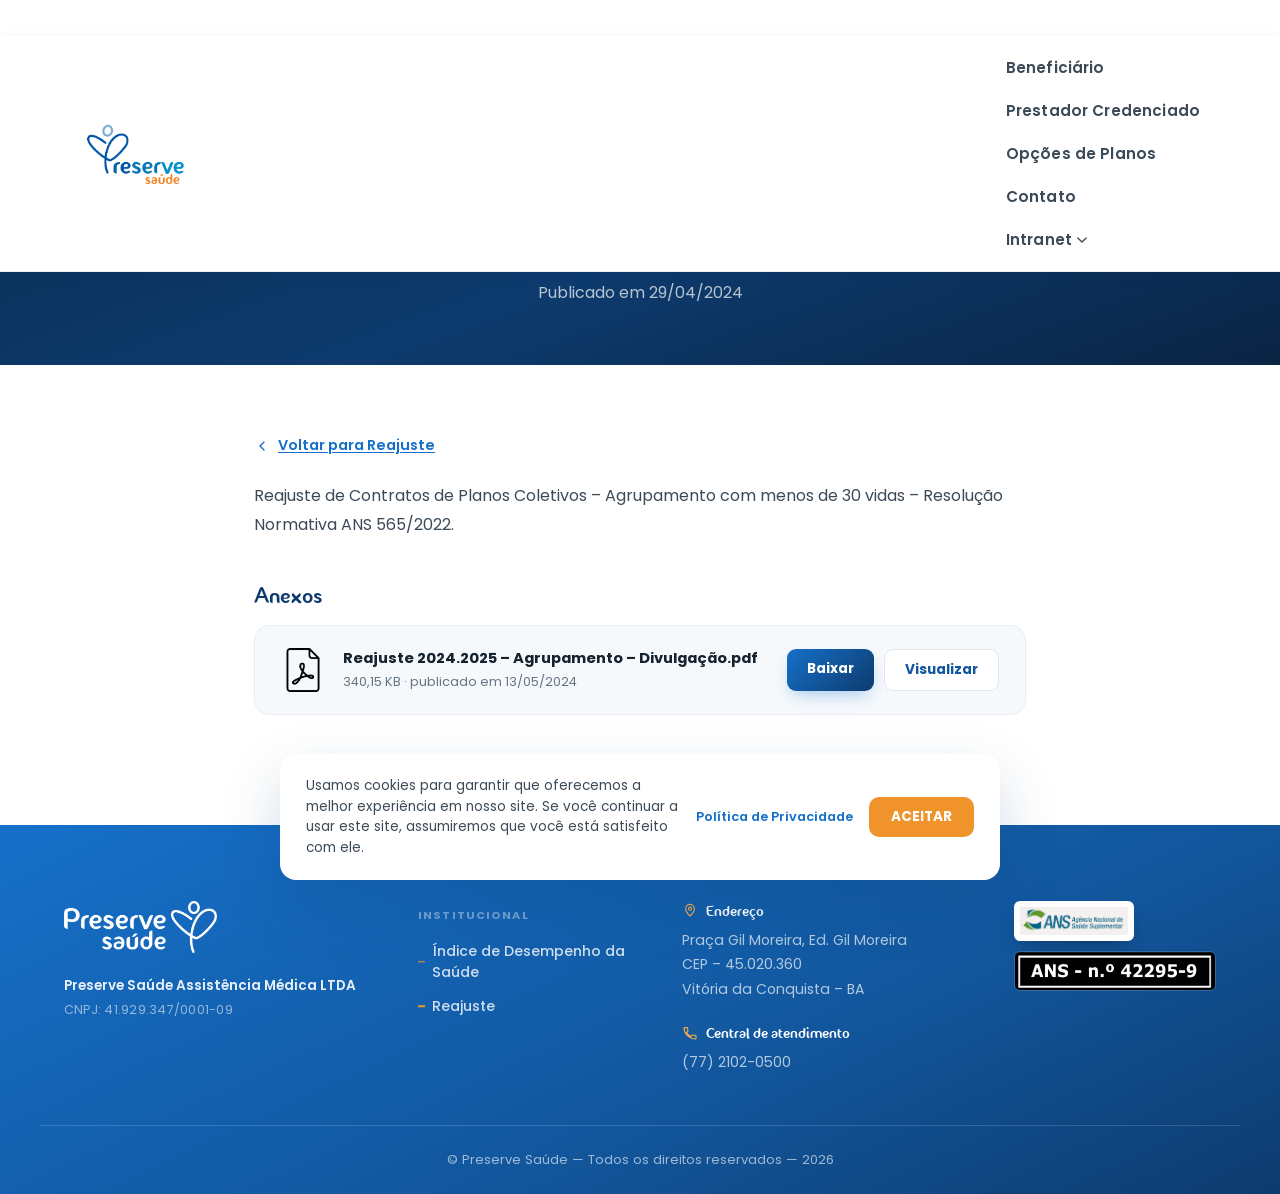
<file: reajuste-de-planos-coletivos2024.html>
<!DOCTYPE html>
<html lang="pt-BR">
<head>
  <meta charset="UTF-8" />
  <meta name="viewport" content="width=device-width, initial-scale=1.0" />
  <title>Reajuste de Planos Coletivos 2024/2025 — Preserve Saúde</title>
  <meta name="description" content="Reajuste de contratos de planos coletivos — agrupamento com menos de 30 vidas, período Maio/2024 a Abril/2025." />

  <link rel="preconnect" href="https://fonts.googleapis.com" />
  <link rel="preconnect" href="https://fonts.gstatic.com" crossorigin />
  <link href="https://fonts.googleapis.com/css2?family=Fredoka:wght@500;600;700&family=Poppins:wght@400;500;600;700&display=swap" rel="stylesheet" />

  <link rel="icon" type="image/png" href="assets/img/real/logo-mark.png" />
  <link rel="apple-touch-icon" href="assets/img/real/logo-mark.png" />

  <link rel="stylesheet" href="assets/css/style.css" />
</head>
<body>

  <div class="preloader" id="preloader">
    <div class="preloader-ring"></div>
    <img src="assets/img/real/logo-mark.png" alt="Preserve Saúde" class="preloader-logo" />
  </div>

  <!-- ===================== HEADER ===================== -->
  <header class="site-header">
    <div class="container header-inner">
      <a href="/" class="logo" aria-label="Preserve Saúde — página inicial">
        <img src="assets/img/real/logo-mark.png" alt="Preserve Saúde" class="logo-img" />
      </a>

      <nav class="main-nav" aria-label="Menu principal">
        <div class="main-nav-head">
          <img src="assets/img/real/logo-mark.png" alt="Preserve Saúde" class="main-nav-logo" />
          <button class="nav-close" type="button" aria-label="Fechar menu">
            <svg viewBox="0 0 24 24" fill="none"><path d="M6 6l12 12M18 6L6 18" stroke="currentColor" stroke-width="2" stroke-linecap="round"/></svg>
          </button>
        </div>

        <ul>
          <li class="nav-item">
            <a href="/beneficiario">
              <svg class="nav-icon" viewBox="0 0 24 24" fill="none"><circle cx="12" cy="8" r="3.5" stroke="currentColor" stroke-width="1.7"/><path d="M4.5 20c1.4-3.6 4.4-5.5 7.5-5.5s6.1 1.9 7.5 5.5" stroke="currentColor" stroke-width="1.7" stroke-linecap="round"/></svg>
              Beneficiário
            </a>
          </li>
          <li class="nav-item">
            <a href="/prestador-credenciado">
              <svg class="nav-icon" viewBox="0 0 24 24" fill="none"><path d="M4 21V7l8-4 8 4v14M9 21v-6h6v6M9 11h.01M15 11h.01M9 15h.01M15 15h.01" stroke="currentColor" stroke-width="1.7" stroke-linecap="round" stroke-linejoin="round"/></svg>
              Prestador Credenciado
            </a>
          </li>
          <li class="nav-item">
            <a href="/planos">
              <svg class="nav-icon" viewBox="0 0 24 24" fill="none"><path d="M12 21s-7-4.35-9.5-8.5C.5 8.5 3 5 6.5 5c2 0 3.5 1 4.5 2.5C12 6 13.5 5 15.5 5 19 5 21.5 8.5 21.5 12.5 19 16.65 12 21 12 21z" stroke="currentColor" stroke-width="1.7" stroke-linejoin="round"/></svg>
              Opções de Planos
            </a>
          </li>
          <li class="nav-item">
            <a href="index.html#contato">
              <svg class="nav-icon" viewBox="0 0 24 24" fill="none"><path d="M21 11.5a8.38 8.38 0 0 1-.9 3.8 8.5 8.5 0 0 1-7.6 4.7 8.38 8.38 0 0 1-3.8-.9L3 21l1.9-5.7a8.38 8.38 0 0 1-.9-3.8 8.5 8.5 0 0 1 4.7-7.6 8.38 8.38 0 0 1 3.8-.9h.5a8.48 8.48 0 0 1 8 8v.5z" stroke="currentColor" stroke-width="1.7" stroke-linejoin="round"/></svg>
              Contato
            </a>
          </li>
          <li class="nav-item has-dropdown">
            <button class="nav-link" type="button" aria-expanded="false">
              <span class="nav-link-label">
                <svg class="nav-icon" viewBox="0 0 24 24" fill="none"><rect x="3" y="11" width="18" height="10" rx="2" stroke="currentColor" stroke-width="1.7"/><path d="M7 11V7a5 5 0 0 1 10 0v4" stroke="currentColor" stroke-width="1.7"/></svg>
                Intranet
              </span>
              <svg class="chevron" viewBox="0 0 12 8" fill="none" xmlns="http://www.w3.org/2000/svg">
                <path d="M1 1.5L6 6.5L11 1.5" stroke="currentColor" stroke-width="1.6" stroke-linecap="round" stroke-linejoin="round"/>
              </svg>
            </button>
            <div class="dropdown">
              <a href="/intranet/vendas">Vendas / Atendimento Interno</a>
            </div>
          </li>
        </ul>
      </nav>

      <button class="nav-toggle" type="button" aria-label="Abrir menu">
        <span></span><span></span><span></span>
      </button>
    </div>
    <div class="nav-backdrop"></div>
  </header>

  <!-- ===================== TÍTULO DA PÁGINA ===================== -->
  <section class="page-hero">
    <div class="container">
      <h1>Reajustes de Planos Coletivos</h1>
      <p>Publicado em 29/04/2024</p>
    </div>
  </section>

  <!-- ===================== CONTEÚDO ===================== -->
  <section class="page-content">
    <div class="container page-content-inner">
      <a href="reajuste-de-plano.html" class="page-back">
        <svg viewBox="0 0 24 24" fill="none"><path d="M15 18l-6-6 6-6" stroke="currentColor" stroke-width="2" stroke-linecap="round" stroke-linejoin="round"/></svg>
        Voltar para Reajuste
      </a>

      <p>Reajuste de Contratos de Planos Coletivos – Agrupamento com menos de 30 vidas – Resolução Normativa ANS 565/2022.</p>

      <h2>Anexos</h2>

      <div class="doc-card">
        <img src="assets/img/real/pdf-icon.png" alt="PDF" class="doc-icon" />
        <div class="doc-info">
          <strong>Reajuste 2024.2025 – Agrupamento – Divulgação.pdf</strong>
          <span>340,15 KB &middot; publicado em 13/05/2024</span>
        </div>
        <div class="doc-actions">
          <a href="assets/docs/reajuste-2024-2025.pdf" download class="doc-btn doc-btn-solid">Baixar</a>
          <a href="assets/docs/reajuste-2024-2025.pdf" target="_blank" rel="noopener" class="doc-btn doc-btn-ghost">Visualizar</a>
        </div>
      </div>
    </div>
  </section>

  <!-- ===================== FOOTER ===================== -->
  <footer class="site-footer">
    <div class="container footer-grid">
      <div class="footer-brand">
        <img src="assets/img/real/logo-white.png" alt="Preserve Saúde" class="footer-logo" />
        <p class="footer-company">Preserve Saúde Assistência Médica LTDA</p>
        <p class="footer-cnpj">CNPJ: 41.929.347/0001-09</p>
      </div>

      <div class="footer-links">
        <span class="footer-col-label">Institucional</span>
        <a href="idss.html">Índice de Desempenho da Saúde</a>
        <a href="reajuste-de-plano.html">Reajuste</a>
      </div>

      <div class="footer-contact">
        <h4>
          <svg viewBox="0 0 24 24" fill="none"><path d="M12 21s-6.5-5.7-6.5-11A6.5 6.5 0 0 1 18.5 10c0 5.3-6.5 11-6.5 11z" stroke="currentColor" stroke-width="1.7" stroke-linejoin="round"/><circle cx="12" cy="10" r="2.3" stroke="currentColor" stroke-width="1.7"/></svg>
          Endereço
        </h4>
        <p>Praça Gil Moreira, Ed. Gil Moreira<br />CEP – 45.020.360<br />Vitória da Conquista – BA</p>
        <h4>
          <svg viewBox="0 0 24 24" fill="none"><path d="M6.6 10.8c1.4 2.8 3.8 5.1 6.6 6.6l2.2-2.2c.3-.3.7-.4 1-.2 1.1.4 2.4.6 3.6.6.6 0 1 .4 1 1V20c0 .6-.4 1-1 1C11 21 3 13 3 5c0-.6.4-1 1-1h3.4c.6 0 1 .4 1 1 0 1.3.2 2.5.6 3.6.1.4 0 .8-.3 1.1l-2.1 2.1z" stroke="currentColor" stroke-width="1.7" stroke-linejoin="round"/></svg>
          Central de atendimento
        </h4>
        <p>(77) 2102-0500</p>
      </div>

      <div class="footer-regulatory">
        <a href="https://www.gov.br/ans" target="_blank" rel="noopener" class="ans-badge">
          <img src="assets/img/real/ans-badge.jpg" alt="ANS — Agência Nacional de Saúde Suplementar" />
        </a>
        <img src="assets/img/real/screenshot-signature.jpg" alt="ANS - n.º 42295-9" class="ans-registry" />
      </div>
    </div>

    <div class="container footer-bottom">
      &copy; Preserve Saúde — Todos os direitos reservados — <span id="year"></span>
    </div>
  </footer>

  <button type="button" id="backToTop" class="back-to-top" aria-label="Voltar ao topo">
    <svg viewBox="0 0 24 24" fill="none"><path d="M12 19V5M5 12l7-7 7 7" stroke="currentColor" stroke-width="2.2" stroke-linecap="round" stroke-linejoin="round"/></svg>
  </button>

  <div class="cookie-bar" id="cookieBar">
    <p>Usamos cookies para garantir que oferecemos a melhor experiência em nosso site. Se você continuar a usar este site, assumiremos que você está satisfeito com ele.</p>
    <div class="cookie-actions">
      <a href="politica-de-privacidade.html">Política de Privacidade</a>
      <button type="button" id="cookieAccept" class="btn-lead">ACEITAR</button>
    </div>
  </div>

  <script>document.getElementById("year").textContent = new Date().getFullYear();</script>
  <script src="assets/js/main.js"></script>
</body>
</html>
</file>
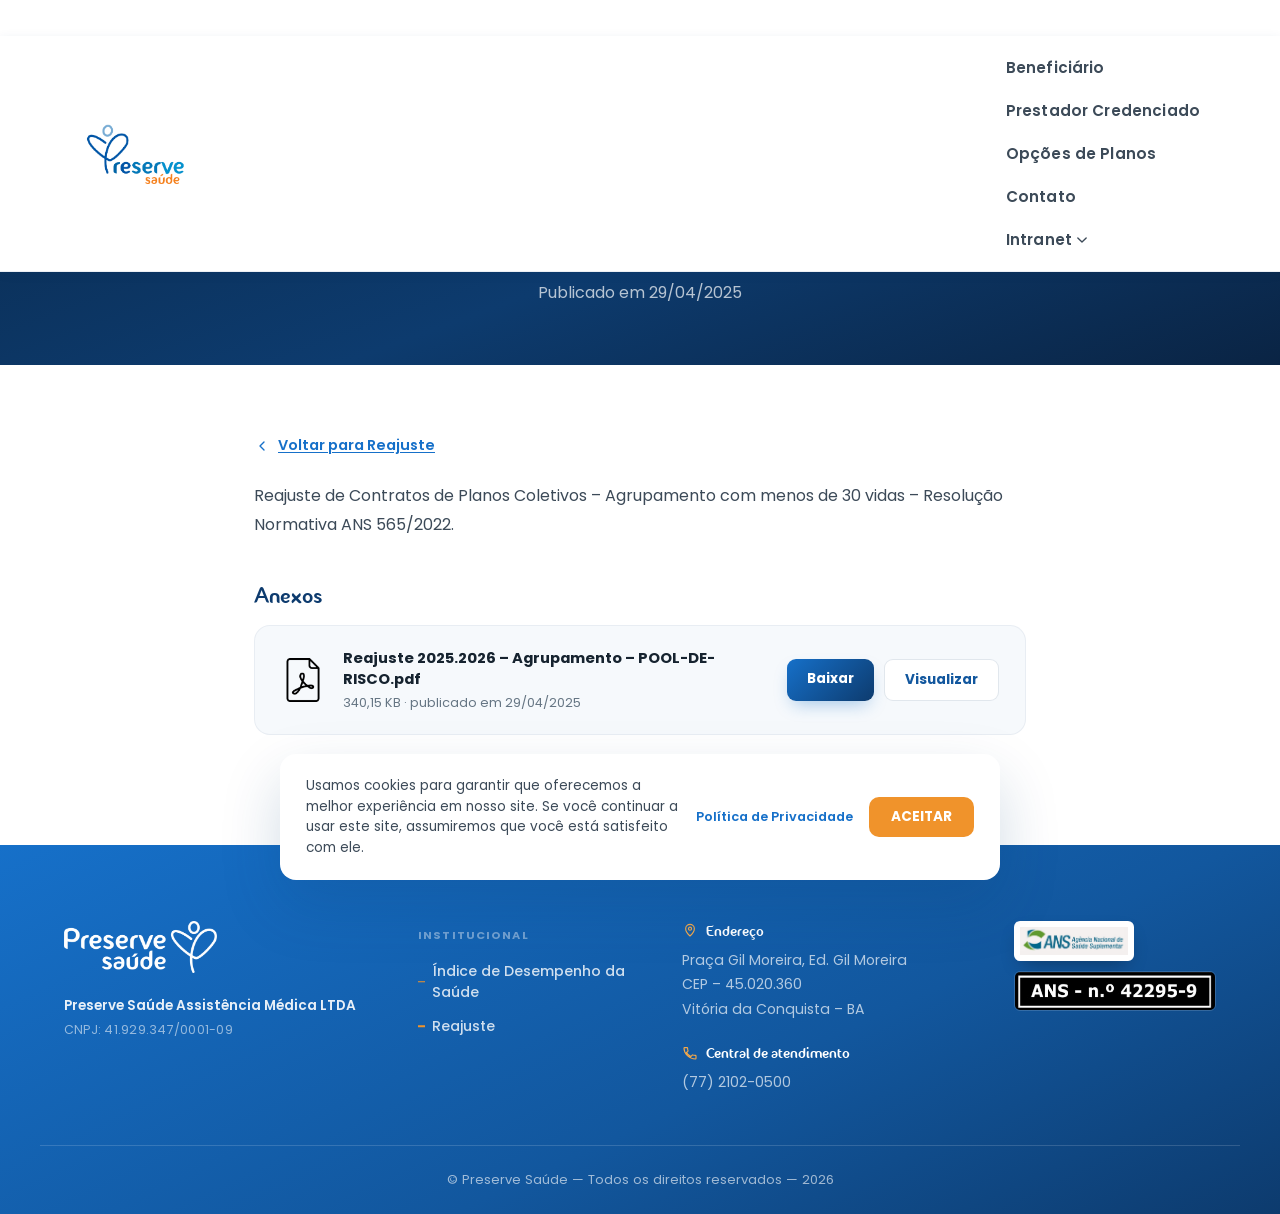
<file: reajuste-de-planos-coletivos2025.html>
<!DOCTYPE html>
<html lang="pt-BR">
<head>
  <meta charset="UTF-8" />
  <meta name="viewport" content="width=device-width, initial-scale=1.0" />
  <title>Reajuste de Planos Coletivos 2025/2026 — Preserve Saúde</title>
  <meta name="description" content="Reajuste de contratos de planos coletivos — agrupamento com menos de 30 vidas, período Maio/2025 a Abril/2026." />

  <link rel="preconnect" href="https://fonts.googleapis.com" />
  <link rel="preconnect" href="https://fonts.gstatic.com" crossorigin />
  <link href="https://fonts.googleapis.com/css2?family=Fredoka:wght@500;600;700&family=Poppins:wght@400;500;600;700&display=swap" rel="stylesheet" />

  <link rel="icon" type="image/png" href="assets/img/real/logo-mark.png" />
  <link rel="apple-touch-icon" href="assets/img/real/logo-mark.png" />

  <link rel="stylesheet" href="assets/css/style.css" />
</head>
<body>

  <div class="preloader" id="preloader">
    <div class="preloader-ring"></div>
    <img src="assets/img/real/logo-mark.png" alt="Preserve Saúde" class="preloader-logo" />
  </div>

  <!-- ===================== HEADER ===================== -->
  <header class="site-header">
    <div class="container header-inner">
      <a href="/" class="logo" aria-label="Preserve Saúde — página inicial">
        <img src="assets/img/real/logo-mark.png" alt="Preserve Saúde" class="logo-img" />
      </a>

      <nav class="main-nav" aria-label="Menu principal">
        <div class="main-nav-head">
          <img src="assets/img/real/logo-mark.png" alt="Preserve Saúde" class="main-nav-logo" />
          <button class="nav-close" type="button" aria-label="Fechar menu">
            <svg viewBox="0 0 24 24" fill="none"><path d="M6 6l12 12M18 6L6 18" stroke="currentColor" stroke-width="2" stroke-linecap="round"/></svg>
          </button>
        </div>

        <ul>
          <li class="nav-item">
            <a href="/beneficiario">
              <svg class="nav-icon" viewBox="0 0 24 24" fill="none"><circle cx="12" cy="8" r="3.5" stroke="currentColor" stroke-width="1.7"/><path d="M4.5 20c1.4-3.6 4.4-5.5 7.5-5.5s6.1 1.9 7.5 5.5" stroke="currentColor" stroke-width="1.7" stroke-linecap="round"/></svg>
              Beneficiário
            </a>
          </li>
          <li class="nav-item">
            <a href="/prestador-credenciado">
              <svg class="nav-icon" viewBox="0 0 24 24" fill="none"><path d="M4 21V7l8-4 8 4v14M9 21v-6h6v6M9 11h.01M15 11h.01M9 15h.01M15 15h.01" stroke="currentColor" stroke-width="1.7" stroke-linecap="round" stroke-linejoin="round"/></svg>
              Prestador Credenciado
            </a>
          </li>
          <li class="nav-item">
            <a href="/planos">
              <svg class="nav-icon" viewBox="0 0 24 24" fill="none"><path d="M12 21s-7-4.35-9.5-8.5C.5 8.5 3 5 6.5 5c2 0 3.5 1 4.5 2.5C12 6 13.5 5 15.5 5 19 5 21.5 8.5 21.5 12.5 19 16.65 12 21 12 21z" stroke="currentColor" stroke-width="1.7" stroke-linejoin="round"/></svg>
              Opções de Planos
            </a>
          </li>
          <li class="nav-item">
            <a href="index.html#contato">
              <svg class="nav-icon" viewBox="0 0 24 24" fill="none"><path d="M21 11.5a8.38 8.38 0 0 1-.9 3.8 8.5 8.5 0 0 1-7.6 4.7 8.38 8.38 0 0 1-3.8-.9L3 21l1.9-5.7a8.38 8.38 0 0 1-.9-3.8 8.5 8.5 0 0 1 4.7-7.6 8.38 8.38 0 0 1 3.8-.9h.5a8.48 8.48 0 0 1 8 8v.5z" stroke="currentColor" stroke-width="1.7" stroke-linejoin="round"/></svg>
              Contato
            </a>
          </li>
          <li class="nav-item has-dropdown">
            <button class="nav-link" type="button" aria-expanded="false">
              <span class="nav-link-label">
                <svg class="nav-icon" viewBox="0 0 24 24" fill="none"><rect x="3" y="11" width="18" height="10" rx="2" stroke="currentColor" stroke-width="1.7"/><path d="M7 11V7a5 5 0 0 1 10 0v4" stroke="currentColor" stroke-width="1.7"/></svg>
                Intranet
              </span>
              <svg class="chevron" viewBox="0 0 12 8" fill="none" xmlns="http://www.w3.org/2000/svg">
                <path d="M1 1.5L6 6.5L11 1.5" stroke="currentColor" stroke-width="1.6" stroke-linecap="round" stroke-linejoin="round"/>
              </svg>
            </button>
            <div class="dropdown">
              <a href="/intranet/vendas">Vendas / Atendimento Interno</a>
            </div>
          </li>
        </ul>
      </nav>

      <button class="nav-toggle" type="button" aria-label="Abrir menu">
        <span></span><span></span><span></span>
      </button>
    </div>
    <div class="nav-backdrop"></div>
  </header>

  <!-- ===================== TÍTULO DA PÁGINA ===================== -->
  <section class="page-hero">
    <div class="container">
      <h1>Reajustes de Planos Coletivos</h1>
      <p>Publicado em 29/04/2025</p>
    </div>
  </section>

  <!-- ===================== CONTEÚDO ===================== -->
  <section class="page-content">
    <div class="container page-content-inner">
      <a href="reajuste-de-plano.html" class="page-back">
        <svg viewBox="0 0 24 24" fill="none"><path d="M15 18l-6-6 6-6" stroke="currentColor" stroke-width="2" stroke-linecap="round" stroke-linejoin="round"/></svg>
        Voltar para Reajuste
      </a>

      <p>Reajuste de Contratos de Planos Coletivos – Agrupamento com menos de 30 vidas – Resolução Normativa ANS 565/2022.</p>

      <h2>Anexos</h2>

      <div class="doc-card">
        <img src="assets/img/real/pdf-icon.png" alt="PDF" class="doc-icon" />
        <div class="doc-info">
          <strong>Reajuste 2025.2026 – Agrupamento – POOL-DE-RISCO.pdf</strong>
          <span>340,15 KB &middot; publicado em 29/04/2025</span>
        </div>
        <div class="doc-actions">
          <a href="assets/docs/reajuste-2025-2026.pdf" download class="doc-btn doc-btn-solid">Baixar</a>
          <a href="assets/docs/reajuste-2025-2026.pdf" target="_blank" rel="noopener" class="doc-btn doc-btn-ghost">Visualizar</a>
        </div>
      </div>
    </div>
  </section>

  <!-- ===================== FOOTER ===================== -->
  <footer class="site-footer">
    <div class="container footer-grid">
      <div class="footer-brand">
        <img src="assets/img/real/logo-white.png" alt="Preserve Saúde" class="footer-logo" />
        <p class="footer-company">Preserve Saúde Assistência Médica LTDA</p>
        <p class="footer-cnpj">CNPJ: 41.929.347/0001-09</p>
      </div>

      <div class="footer-links">
        <span class="footer-col-label">Institucional</span>
        <a href="idss.html">Índice de Desempenho da Saúde</a>
        <a href="reajuste-de-plano.html">Reajuste</a>
      </div>

      <div class="footer-contact">
        <h4>
          <svg viewBox="0 0 24 24" fill="none"><path d="M12 21s-6.5-5.7-6.5-11A6.5 6.5 0 0 1 18.5 10c0 5.3-6.5 11-6.5 11z" stroke="currentColor" stroke-width="1.7" stroke-linejoin="round"/><circle cx="12" cy="10" r="2.3" stroke="currentColor" stroke-width="1.7"/></svg>
          Endereço
        </h4>
        <p>Praça Gil Moreira, Ed. Gil Moreira<br />CEP – 45.020.360<br />Vitória da Conquista – BA</p>
        <h4>
          <svg viewBox="0 0 24 24" fill="none"><path d="M6.6 10.8c1.4 2.8 3.8 5.1 6.6 6.6l2.2-2.2c.3-.3.7-.4 1-.2 1.1.4 2.4.6 3.6.6.6 0 1 .4 1 1V20c0 .6-.4 1-1 1C11 21 3 13 3 5c0-.6.4-1 1-1h3.4c.6 0 1 .4 1 1 0 1.3.2 2.5.6 3.6.1.4 0 .8-.3 1.1l-2.1 2.1z" stroke="currentColor" stroke-width="1.7" stroke-linejoin="round"/></svg>
          Central de atendimento
        </h4>
        <p>(77) 2102-0500</p>
      </div>

      <div class="footer-regulatory">
        <a href="https://www.gov.br/ans" target="_blank" rel="noopener" class="ans-badge">
          <img src="assets/img/real/ans-badge.jpg" alt="ANS — Agência Nacional de Saúde Suplementar" />
        </a>
        <img src="assets/img/real/screenshot-signature.jpg" alt="ANS - n.º 42295-9" class="ans-registry" />
      </div>
    </div>

    <div class="container footer-bottom">
      &copy; Preserve Saúde — Todos os direitos reservados — <span id="year"></span>
    </div>
  </footer>

  <button type="button" id="backToTop" class="back-to-top" aria-label="Voltar ao topo">
    <svg viewBox="0 0 24 24" fill="none"><path d="M12 19V5M5 12l7-7 7 7" stroke="currentColor" stroke-width="2.2" stroke-linecap="round" stroke-linejoin="round"/></svg>
  </button>

  <div class="cookie-bar" id="cookieBar">
    <p>Usamos cookies para garantir que oferecemos a melhor experiência em nosso site. Se você continuar a usar este site, assumiremos que você está satisfeito com ele.</p>
    <div class="cookie-actions">
      <a href="politica-de-privacidade.html">Política de Privacidade</a>
      <button type="button" id="cookieAccept" class="btn-lead">ACEITAR</button>
    </div>
  </div>

  <script>document.getElementById("year").textContent = new Date().getFullYear();</script>
  <script src="assets/js/main.js"></script>
</body>
</html>
</file>
<file: assets/css/style.css>
/* =========================================================
   Preserve Saúde — Design System
   ========================================================= */

@font-face {
  font-family: "Fontastique";
  src: url("../fonts/Fontastique.ttf") format("truetype");
  font-weight: 400 700;
  font-display: swap;
}

:root {
  --blue-900: #0d3b6e;
  --blue-800: #0f457d;
  --blue-700: #12579e;
  --blue-600: #1670c9;
  --blue-500: #2384e0;
  --blue-100: #e7f2fd;

  --border: rgba(13, 59, 110, 0.12);

  --orange-600: #e0791a;
  --orange-500: #f0932b;
  --orange-400: #f5a94a;

  --yellow-400: #f4c430;

  --ink-900: #16232f;
  --ink-700: #3c4a58;
  --ink-500: #667684;

  --white: #ffffff;
  --bg-soft: #f6f9fc;

  --shadow-sm: 0 2px 10px rgba(13, 59, 110, 0.08);
  --shadow-md: 0 10px 30px rgba(13, 59, 110, 0.14);
  --shadow-lg: 0 25px 60px rgba(13, 59, 110, 0.18);

  --radius-md: 14px;
  --radius-lg: 24px;

  --ease: cubic-bezier(0.22, 1, 0.36, 1);

  --font-display: "Fontastique", "Fredoka", "Poppins", sans-serif;
  --font-body: "Poppins", "Segoe UI", sans-serif;
}

* {
  margin: 0;
  padding: 0;
  box-sizing: border-box;
}

html {
  scroll-behavior: smooth;
  scroll-padding-top: 90px;
  scrollbar-color: var(--blue-600) var(--bg-soft);
  scrollbar-width: thin;
  overscroll-behavior-y: none;
}

::-webkit-scrollbar {
  width: 12px;
  height: 12px;
}

::-webkit-scrollbar-track {
  background: var(--bg-soft);
}

::-webkit-scrollbar-thumb {
  background: linear-gradient(var(--blue-500), var(--blue-800));
  border-radius: 10px;
  border: 2px solid var(--bg-soft);
}

::-webkit-scrollbar-thumb:hover {
  background: linear-gradient(var(--blue-600), var(--blue-900));
}

body {
  font-family: var(--font-body);
  color: var(--ink-900);
  background: var(--white);
  overflow-x: hidden;
  overscroll-behavior-y: none;
  padding-top: 68px;
}

img {
  max-width: 100%;
  display: block;
}

a {
  text-decoration: none;
  color: inherit;
}

ul {
  list-style: none;
}

button {
  font-family: inherit;
  cursor: pointer;
  border: none;
  background: none;
}

.container {
  width: 100%;
  max-width: 1200px;
  margin: 0 auto;
  padding: 0 24px;
}

/* =========================================================
   Top bar
   ========================================================= */

.top-bar {
  position: fixed;
  top: 0;
  left: 0;
  right: 0;
  z-index: 101;
  height: 36px;
  background: var(--blue-900);
  color: rgba(255, 255, 255, 0.78);
  transition: transform 0.35s var(--ease), opacity 0.35s var(--ease);
}

.top-bar.is-hidden {
  transform: translateY(-100%);
  opacity: 0;
  pointer-events: none;
}

.scroll-progress {
  position: fixed;
  top: 0;
  left: 0;
  height: 4px;
  width: 0%;
  background: linear-gradient(90deg, var(--blue-600), var(--orange-500));
  z-index: 102;
  opacity: 0;
  transition: opacity 0.35s var(--ease);
}

.scroll-progress.is-visible {
  opacity: 1;
}

.top-bar-inner {
  height: 100%;
  display: flex;
  align-items: center;
  justify-content: space-between;
  gap: 24px;
}

.top-bar-contact {
  display: flex;
  align-items: center;
  gap: 22px;
}

.top-bar-contact .top-bar-item:first-child {
  position: relative;
  padding-right: 22px;
}

.top-bar-contact .top-bar-item:first-child::after {
  content: "";
  position: absolute;
  right: 0;
  top: 50%;
  transform: translateY(-50%);
  width: 1px;
  height: 12px;
  background: rgba(255, 255, 255, 0.2);
}

.top-bar-item {
  display: inline-flex;
  align-items: center;
  gap: 7px;
  font-size: 12.5px;
  font-weight: 500;
  color: rgba(255, 255, 255, 0.78);
  letter-spacing: 0.01em;
  transition: color 0.25s var(--ease);
}

.top-bar-item svg {
  width: 14px;
  height: 14px;
  flex-shrink: 0;
  opacity: 0.85;
}

.top-bar-item:hover {
  color: #fff;
}

.top-bar-social {
  display: flex;
  align-items: center;
  gap: 16px;
}

.top-bar-social a {
  display: flex;
  align-items: center;
  justify-content: center;
  color: rgba(255, 255, 255, 0.65);
  transition: color 0.25s var(--ease), transform 0.25s var(--ease);
}

.top-bar-social a svg {
  width: 15px;
  height: 15px;
}

.top-bar-social a:hover {
  color: var(--orange-400);
  transform: translateY(-1px);
}

@media (max-width: 860px) {
  .top-bar {
    display: none;
  }

  body {
    padding-top: 90px;
  }
}

/* =========================================================
   Header
   ========================================================= */

.site-header {
  position: fixed;
  top: 36px;
  left: 0;
  right: 0;
  z-index: 100;
  background: #ffffff;
  border-bottom: 1px solid rgba(13, 59, 110, 0.08);
  box-shadow: var(--shadow-sm);
  transition: box-shadow 0.35s var(--ease), padding 0.35s var(--ease), background 0.35s var(--ease), top 0.35s var(--ease);
}

.site-header.is-scrolled {
  top: 0;
}

@media (max-width: 860px) {
  .site-header {
    top: 0;
  }
}

.site-header.is-scrolled {
  box-shadow: var(--shadow-sm);
  background: rgba(255, 255, 255, 0.85);
  backdrop-filter: blur(10px);
  -webkit-backdrop-filter: blur(10px);
}

.header-inner {
  position: relative;
  z-index: 95;
  display: flex;
  align-items: center;
  justify-content: space-between;
  padding: 10px 24px;
  transition: padding 0.35s var(--ease);
}

@media (max-width: 860px) {
  .header-inner {
    min-height: 82px;
    justify-content: center;
  }

  .logo-img {
    margin: 0;
  }

  .nav-toggle {
    position: absolute;
    right: 24px;
    top: 50%;
    transform: translateY(-50%);
  }
}

.site-header.is-scrolled .header-inner {
  padding: 6px 24px;
}

.logo {
  display: flex;
  align-items: center;
  gap: 10px;
}

.logo-mobile-only {
  display: none;
}

.logo-img {
  height: 64px;
  width: auto;
  flex-shrink: 0;
  transition: height 0.35s var(--ease);
}

.site-header.is-scrolled .logo-img {
  height: 52px;
}

.logo-text {
  font-family: var(--font-display);
  font-size: 1.55rem;
  line-height: 1;
  font-weight: 600;
  white-space: nowrap;
}

.logo-text .preserve {
  color: var(--blue-600);
}

.logo-text .saude {
  display: block;
  font-size: 0.95rem;
  letter-spacing: 0.08em;
  color: var(--orange-500);
  text-align: right;
  margin-top: -2px;
}

.main-nav {
  display: flex;
  align-items: center;
}

.main-nav-head,
.nav-icon {
  display: none;
}

.nav-col {
  display: flex;
  align-items: center;
  gap: 2px;
}

.main-nav a,
.main-nav button.nav-link {
  display: flex;
  align-items: center;
  gap: 5px;
  padding: 10px 16px;
  border-radius: 999px;
  font-weight: 600;
  font-size: 0.95rem;
  letter-spacing: 0.01em;
  color: var(--ink-700);
  position: relative;
  transition: color 0.25s var(--ease), background 0.25s var(--ease);
}

.main-nav a:hover,
.main-nav button.nav-link:hover,
.nav-item.open button.nav-link {
  color: var(--blue-900);
  background: var(--blue-100);
}

.nav-item {
  position: relative;
}

.nav-link .chevron {
  width: 10px;
  height: 10px;
  transition: transform 0.3s var(--ease);
}

.nav-item.open .chevron,
.nav-item:hover .chevron {
  transform: rotate(180deg);
}

.dropdown {
  position: absolute;
  top: calc(100% + 10px);
  right: 0;
  min-width: 260px;
  background: var(--white);
  border-radius: var(--radius-md);
  box-shadow: var(--shadow-lg);
  padding: 10px;
  opacity: 0;
  visibility: hidden;
  transform: translateY(-8px);
  transition: opacity 0.25s var(--ease), transform 0.25s var(--ease), visibility 0.25s;
}

.nav-item:hover .dropdown,
.nav-item.open .dropdown {
  opacity: 1;
  visibility: visible;
  transform: translateY(0);
}

.dropdown a {
  display: block;
  padding: 12px 14px;
  border-radius: 10px;
  font-weight: 600;
  color: var(--blue-600);
}

.dropdown a:hover {
  background: var(--blue-100);
  color: var(--blue-900);
  padding-left: 20px;
}

.nav-toggle {
  display: none;
  flex-direction: column;
  gap: 5px;
  padding: 8px;
}

.nav-toggle span {
  width: 24px;
  height: 2px;
  background: var(--blue-700);
  border-radius: 2px;
  transition: transform 0.3s var(--ease), opacity 0.3s var(--ease);
}

@media (max-width: 860px) {
  .nav-toggle {
    display: flex;
  }

  .main-nav {
    display: flex;
    position: fixed;
    top: 0;
    right: 0;
    z-index: 96;
    height: 100vh;
    width: min(360px, 86vw);
    background: var(--white);
    flex-direction: column;
    align-items: stretch;
    padding: 26px 20px 28px;
    border-radius: 28px 0 0 28px;
    box-shadow: -8px 0 60px rgba(13, 59, 110, 0.28);
    transform: translateX(100%);
    transition: transform 0.45s var(--ease);
    gap: 18px;
    overflow: hidden;
  }

  .main-nav::before {
    content: "";
    position: absolute;
    top: 0;
    left: 0;
    right: 0;
    height: 5px;
    background: linear-gradient(90deg, var(--blue-600), var(--orange-500));
  }

  .nav-col {
    flex-direction: column;
    align-items: stretch;
    justify-content: flex-start;
    gap: 4px;
  }

  .main-nav.is-open {
    transform: translateX(0);
  }

  .main-nav-head {
    display: flex;
    align-items: center;
    justify-content: space-between;
    padding: 6px 4px 18px;
    margin-bottom: 6px;
    border-bottom: 1px solid var(--border);
  }

  .main-nav-logo {
    height: 42px;
    width: auto;
  }

  .nav-close {
    display: flex;
    align-items: center;
    justify-content: center;
    width: 38px;
    height: 38px;
    border-radius: 50%;
    background: var(--bg-soft);
    color: var(--blue-700);
    box-shadow: var(--shadow-sm);
    transition: background 0.25s var(--ease), color 0.25s var(--ease), transform 0.3s var(--ease);
  }

  .nav-close svg {
    width: 16px;
    height: 16px;
  }

  .nav-close:hover {
    background: var(--blue-600);
    color: var(--white);
    transform: rotate(90deg);
  }

  .main-nav > ul {
    flex-direction: column;
    align-items: stretch;
    gap: 4px;
    overflow-y: auto;
  }

  .main-nav a,
  .main-nav button.nav-link {
    width: 100%;
    justify-content: space-between;
    padding: 10px 10px;
    border-radius: 16px;
  }

  .nav-icon {
    display: flex;
    align-items: center;
    justify-content: center;
    width: 19px;
    height: 19px;
    padding: 9px;
    box-sizing: content-box;
    border-radius: 12px;
    background: var(--blue-100);
    color: var(--blue-600);
    flex-shrink: 0;
    transition: background 0.25s var(--ease), color 0.25s var(--ease);
  }

  .main-nav a:hover .nav-icon,
  .nav-item.open button.nav-link .nav-icon {
    background: var(--blue-600);
    color: var(--white);
  }

  .main-nav a {
    display: flex;
    align-items: center;
    gap: 14px;
    justify-content: flex-start;
  }

  .nav-link-label {
    display: flex;
    align-items: center;
    gap: 14px;
  }

  .main-nav .nav-item {
    opacity: 0;
    transform: translateX(14px);
    transition: opacity 0.4s var(--ease), transform 0.4s var(--ease);
  }

  .main-nav.is-open .nav-item {
    opacity: 1;
    transform: translateX(0);
  }

  .main-nav.is-open .nav-item:nth-child(1) { transition-delay: 0.1s; }
  .main-nav.is-open .nav-item:nth-child(2) { transition-delay: 0.15s; }
  .main-nav.is-open .nav-item:nth-child(3) { transition-delay: 0.2s; }
  .main-nav.is-open .nav-item:nth-child(4) { transition-delay: 0.25s; }
  .main-nav.is-open .nav-item:nth-child(5) { transition-delay: 0.3s; }

  .nav-backdrop {
    position: fixed;
    inset: 0;
    background: rgba(10, 36, 68, 0.45);
    backdrop-filter: blur(3px);
    -webkit-backdrop-filter: blur(3px);
    z-index: 90;
    opacity: 0;
    visibility: hidden;
    transition: opacity 0.35s var(--ease), visibility 0.35s;
  }

  .nav-backdrop.is-visible {
    opacity: 1;
    visibility: visible;
  }

  .dropdown {
    position: static;
    box-shadow: none;
    opacity: 1;
    visibility: visible;
    transform: none;
    max-height: 0;
    overflow: hidden;
    padding: 0;
    transition: max-height 0.35s var(--ease);
  }

  .nav-item.open .dropdown {
    max-height: 220px;
    padding: 4px 0 6px 50px;
  }

  .dropdown a {
    padding: 10px 14px;
  }
}

@media (prefers-reduced-motion: reduce) {
  .main-nav .nav-item {
    opacity: 1;
    transform: none;
    transition: none;
  }
}

/* =========================================================
   Hero
   ========================================================= */

.hero {
  position: relative;
}

.hero-slider {
  position: relative;
  width: 100%;
  height: 100vh;
  height: 100dvh;
  overflow: hidden;
}

.hero-slide {
  position: absolute;
  inset: 0;
  overflow: hidden;
  background: linear-gradient(160deg, #123f72 0%, #0d3b6e 60%, #0a2444 100%);
  opacity: 0;
  transition: opacity 1.2s var(--ease);
}

.hero-slide-blur {
  display: none;
}

.hero-slide picture {
  position: relative;
  z-index: 1;
  display: block;
  width: 100%;
  height: 100%;
}

.hero-slide-img {
  width: 100%;
  height: 100%;
  object-fit: cover;
  object-position: center;
  transform: scale(1.03);
  transition: transform 4.8s linear;
}

.hero-slide.is-active .hero-slide-img {
  transform: scale(1);
}

.hero-slide.is-active {
  opacity: 1;
  z-index: 1;
}

.hero-slide::after {
  content: "";
  position: absolute;
  inset: 0;
  z-index: 2;
  background:
    linear-gradient(0deg, rgba(4, 12, 22, 0.8) 0%, rgba(4, 12, 22, 0.1) 45%, rgba(4, 12, 22, 0.2) 100%),
    linear-gradient(100deg, rgba(4, 12, 22, 0.65) 0%, rgba(4, 12, 22, 0.15) 35%, transparent 60%);
}

.hero-content-wrap {
  position: absolute;
  inset: 0;
  z-index: 3;
  display: flex;
  align-items: center;
  padding-bottom: 3vh;
}

.hero-content {
  max-width: 680px;
}

.hero-title {
  font-family: var(--font-display);
  color: var(--white);
  text-shadow: 0 6px 30px rgba(0, 0, 0, 0.35);
  font-weight: 600;
  line-height: 1.15;
  opacity: 1;
  transform: translateY(0);
  transition: opacity 0.25s var(--ease), transform 0.25s var(--ease);
}

.hero-title.is-swapping {
  opacity: 0;
  transform: translateY(10px);
}

.hero-title .line-1 {
  display: block;
  font-size: clamp(2rem, 5vw, 3.6rem);
}

.hero-title .line-2 {
  display: block;
  font-size: clamp(1.4rem, 3vw, 2.2rem);
  font-weight: 500;
  margin-top: 8px;
}

.hero-title .highlight {
  font-size: 0.75em;
  font-weight: 500;
  opacity: 0.9;
}

.hero-actions {
  display: flex;
  align-items: center;
  flex-wrap: wrap;
  gap: 26px;
  margin-top: 34px;
}

.hero-cta {
  display: inline-flex;
  align-items: center;
  gap: 10px;
  padding: 14px 32px;
  border-radius: 999px;
  border: 2px solid var(--orange-500);
  background: rgba(255, 255, 255, 0.12);
  backdrop-filter: blur(6px);
  -webkit-backdrop-filter: blur(6px);
  color: var(--white);
  font-weight: 600;
  font-size: 1rem;
  box-shadow: 0 10px 30px rgba(0, 0, 0, 0.18);
  transition: background 0.3s var(--ease), color 0.3s var(--ease),
    transform 0.3s var(--ease), box-shadow 0.3s var(--ease);
}

.hero-cta:hover {
  background: var(--orange-500);
  border-color: var(--orange-500);
  transform: translateY(-3px);
  box-shadow: 0 16px 34px rgba(224, 121, 26, 0.4);
}

.hero-slider-count {
  display: flex;
  align-items: center;
  gap: 10px;
  font-family: var(--font-display);
  font-size: 0.95rem;
  font-weight: 600;
  color: rgba(255, 255, 255, 0.9);
  letter-spacing: 0.03em;
  white-space: nowrap;
}

.hero-slider-line {
  display: block;
  width: 70px;
  height: 3px;
  border-radius: 3px;
  background: rgba(255, 255, 255, 0.28);
  overflow: hidden;
  font-style: normal;
}

.hero-slider-line b {
  display: block;
  height: 100%;
  width: 0%;
  border-radius: 3px;
  background: linear-gradient(90deg, var(--orange-500), var(--orange-400));
}

.hero-slider-line b.is-animating {
  transition: width 5s linear;
  width: 100%;
}

/* ---------- Miniaturas de navegação ---------- */

.hero-slider-nav {
  position: absolute;
  right: 40px;
  bottom: 40px;
  z-index: 3;
  display: flex;
  gap: 10px;
}

.hero-slider-nav button {
  position: relative;
  width: 52px;
  height: 52px;
  border-radius: 12px;
  overflow: hidden;
  background-size: cover;
  background-position: center;
  border: 2px solid rgba(255, 255, 255, 0.3);
  box-shadow: 0 10px 24px -8px rgba(0, 0, 0, 0.5);
  filter: grayscale(0.5) brightness(0.6);
  transform: scale(0.92);
  transition: transform 0.3s var(--ease), filter 0.3s var(--ease), border-color 0.3s var(--ease);
}

.hero-slider-nav button span {
  display: none;
}

.hero-slider-nav button:hover {
  filter: grayscale(0.15) brightness(0.85);
}

.hero-slider-nav button.is-active {
  filter: grayscale(0) brightness(1);
  transform: scale(1.08);
  border-color: var(--orange-500);
}

/* =========================================================
   Why choose us
   ========================================================= */

.why-choose {
  padding: 110px 0 90px;
  background: var(--bg-soft);
  position: relative;
  overflow: hidden;
}

.why-choose::before {
  content: "";
  position: absolute;
  top: -10%;
  left: -6%;
  width: 420px;
  height: 420px;
  border-radius: 50%;
  background: radial-gradient(circle, rgba(22, 112, 201, 0.08), transparent 70%);
  pointer-events: none;
}

.why-choose-grid {
  display: grid;
  grid-template-columns: 1fr 1.2fr;
  gap: 36px;
  align-items: stretch;
  position: relative;
}

/* ---------- Feature panel (foto real do app no celular) ---------- */

.feature-panel {
  position: relative;
  display: flex;
  align-items: center;
  justify-content: center;
  padding: 18px;
  background: linear-gradient(155deg, #eef4fb 0%, #e2ecf7 100%);
  border-radius: 28px;
  border: 1px solid rgba(13, 59, 110, 0.06);
  box-shadow: 0 20px 50px -22px rgba(13, 59, 110, 0.2);
  overflow: hidden;
}

.feature-panel-photo {
  width: 100%;
  height: 100%;
  min-height: 340px;
  object-fit: cover;
  object-position: center 15%;
  border-radius: 20px;
}

/* ---------- Text card ---------- */

.why-choose-card {
  background: var(--white);
  border-radius: 28px;
  padding: 54px 52px;
  box-shadow: 0 25px 60px -18px rgba(13, 59, 110, 0.22), 0 2px 10px rgba(13, 59, 110, 0.06);
  border: 1px solid rgba(13, 59, 110, 0.05);
  position: relative;
  overflow: hidden;
  display: flex;
  flex-direction: column;
  justify-content: center;
  transition: transform 0.4s var(--ease), box-shadow 0.4s var(--ease);
}

.why-choose-card:hover {
  transform: translateY(-6px);
  box-shadow: 0 32px 70px -16px rgba(13, 59, 110, 0.26), 0 4px 14px rgba(13, 59, 110, 0.08);
}

.why-choose-card::before {
  content: "";
  position: absolute;
  top: -90px;
  right: -90px;
  width: 220px;
  height: 220px;
  border-radius: 50%;
  background: radial-gradient(circle, rgba(240, 147, 43, 0.1), transparent 72%);
  pointer-events: none;
}

.why-choose-eyebrow {
  display: inline-flex;
  align-items: center;
  gap: 8px;
  width: fit-content;
  padding: 6px 14px;
  border-radius: 999px;
  background: var(--blue-100);
  color: var(--blue-700);
  font-size: 0.72rem;
  font-weight: 700;
  letter-spacing: 0.08em;
  text-transform: uppercase;
  margin-bottom: 18px;
  position: relative;
}

.why-choose-eyebrow::before {
  content: "";
  width: 6px;
  height: 6px;
  border-radius: 50%;
  background: var(--orange-500);
}

.why-choose-card h2 {
  font-family: var(--font-display);
  color: var(--orange-500);
  font-size: clamp(1.5rem, 2.6vw, 2.05rem);
  font-weight: 600;
  margin-bottom: 24px;
  position: relative;
}

.why-choose-card p {
  color: var(--ink-700);
  line-height: 1.75;
  font-size: 1.02rem;
  margin-bottom: 18px;
}

.why-choose-card p:last-of-type {
  margin-bottom: 0;
}

.why-choose-card strong {
  color: var(--ink-900);
}

.accent-bar {
  display: flex;
  gap: 6px;
  height: 7px;
  margin-top: 36px;
  position: relative;
}

.accent-bar span {
  flex: 1;
  border-radius: 6px;
  transform-origin: left;
  transform: scaleX(0);
  transition: transform 0.7s var(--ease);
}

.why-choose-card.is-visible .accent-bar span,
.is-visible .accent-bar span {
  transform: scaleX(1);
}

.accent-bar span:nth-child(1) { transition-delay: 0.1s; }
.accent-bar span:nth-child(2) { transition-delay: 0.22s; }
.accent-bar span:nth-child(3) { transition-delay: 0.34s; }
.accent-bar span:nth-child(4) { transition-delay: 0.46s; }

.accent-bar span:nth-child(1) { background: var(--blue-600); }
.accent-bar span:nth-child(2) { background: var(--yellow-400); }
.accent-bar span:nth-child(3) { background: var(--blue-600); }
.accent-bar span:nth-child(4) { background: var(--yellow-400); }

/* =========================================================
   Scroll reveal
   ========================================================= */

[data-reveal] {
  opacity: 0;
  transform: translateY(28px);
  transition: opacity 0.8s var(--ease), transform 0.8s var(--ease);
}

[data-reveal].is-visible {
  opacity: 1;
  transform: translateY(0);
}

[data-reveal="left"] {
  transform: translateX(-40px);
}

[data-reveal="left"].is-visible {
  transform: translateX(0);
}

[data-reveal="right"] {
  transform: translateX(40px);
}

[data-reveal="right"].is-visible {
  transform: translateX(0);
}

/* =========================================================
   Título de seção genérico
   ========================================================= */

.section-title {
  font-family: var(--font-display);
  font-size: clamp(1.6rem, 3vw, 2.2rem);
  color: var(--blue-900);
  text-align: center;
  margin-bottom: 50px;
}

/* =========================================================
   9 razões
   ========================================================= */

.reasons {
  padding: 100px 0;
  background: var(--white);
}

.reasons-head {
  text-align: left;
  max-width: 900px;
  margin: 0 auto 80px;
}

.reasons-head .why-choose-eyebrow {
  margin: 0 0 18px;
}

.reasons-head h2 {
  line-height: 1.25;
  margin-bottom: 14px;
}

.reasons-head h2 .line-a,
.reasons-head h2 .line-b,
.reasons-head p {
  font-family: var(--font-display);
  font-size: clamp(2rem, 4.2vw, 3.1rem);
  font-weight: 600;
  line-height: 1.3;
}

.reasons-head h2 .line-a {
  display: block;
  color: var(--blue-900);
}

.reasons-head h2 .line-b {
  display: block;
  margin-left: 12%;
  color: var(--blue-700);
}

.reasons-head p {
  margin-left: 26%;
  color: var(--orange-500);
}

.reasons-list {
  display: flex;
  flex-direction: column;
  gap: 64px;
}

.reason-row {
  display: grid;
  grid-template-columns: 0.85fr 1.15fr;
  gap: 50px;
  align-items: center;
}

.reason-row.reverse {
  grid-template-columns: 1.15fr 0.85fr;
}

.reason-row.reverse .reason-media {
  order: 2;
}

.reason-media img {
  width: 100%;
  border-radius: 20px;
  box-shadow: var(--shadow-md);
}

.reason-number {
  display: inline-block;
  font-family: var(--font-display);
  font-size: 2.4rem;
  line-height: 1;
  font-weight: 700;
  color: var(--orange-500);
  margin-right: 12px;
  vertical-align: middle;
}

.reason-copy h3 {
  font-family: var(--font-display);
  font-size: clamp(1.6rem, 3vw, 2.2rem);
  font-weight: 700;
  color: var(--ink-900);
  margin-bottom: 14px;
  line-height: 1.3;
}

.reason-copy p {
  color: var(--ink-700);
  line-height: 1.75;
  margin-bottom: 14px;
}

.reason-copy p:last-of-type {
  margin-bottom: 0;
}

.reason-copy p strong {
  color: var(--ink-900);
}

.reason-copy::after {
  content: "";
  display: block;
  width: 130px;
  height: 4px;
  border-radius: 4px;
  background: var(--yellow-400);
  margin-top: 26px;
}

/* =========================================================
   App
   ========================================================= */

.app-section {
  padding: 100px 0;
  background: linear-gradient(180deg, var(--bg-soft), var(--white));
}

.app-grid {
  display: grid;
  grid-template-columns: 0.9fr 1.1fr;
  gap: 60px;
  align-items: center;
}

.app-media img {
  width: 100%;
  border-radius: 24px;
  box-shadow: var(--shadow-lg);
}

.app-text h2 {
  font-family: var(--font-display);
  font-size: clamp(1.6rem, 3vw, 2.2rem);
  color: var(--blue-900);
  margin-bottom: 20px;
}

.app-text p {
  color: var(--ink-700);
  line-height: 1.75;
  margin-bottom: 16px;
}

.app-download {
  margin-top: 28px;
  padding-top: 24px;
  border-top: 1px solid var(--border, #e6ebf1);
}

.app-download-label {
  display: flex;
  align-items: center;
  gap: 8px;
  font-family: var(--font-display);
  font-size: 1.05rem;
  font-weight: 700;
  color: var(--blue-900);
  margin-bottom: 16px;
}

.app-download-label svg {
  width: 18px;
  height: 18px;
  color: var(--orange-500);
}

.app-badges {
  display: flex;
  gap: 16px;
  flex-wrap: wrap;
}

.app-badges a {
  display: block;
  border-radius: 10px;
  overflow: hidden;
  box-shadow: 0 10px 24px -8px rgba(13, 59, 110, 0.3);
  transition: transform 0.25s var(--ease), box-shadow 0.25s var(--ease);
}

.app-badges img {
  display: block;
  height: 50px;
}

.app-badges a:hover {
  transform: translateY(-4px);
  box-shadow: 0 16px 30px -8px rgba(13, 59, 110, 0.4);
}

/* =========================================================
   Promo (família / empresa)
   ========================================================= */

.promo-strip {
  padding: 100px 0;
  background: var(--white);
}

.promo-grid {
  display: grid;
  grid-template-columns: 1fr 1fr;
  gap: 28px;
}

.promo-card {
  display: block;
  border-radius: 20px;
  overflow: hidden;
  box-shadow: var(--shadow-md);
  transition: transform 0.4s var(--ease), box-shadow 0.4s var(--ease);
}

.promo-card:hover {
  transform: translateY(-6px);
  box-shadow: var(--shadow-lg);
}

.promo-card img {
  width: 100%;
}

/* =========================================================
   Acesso rápido
   ========================================================= */

.quick-access {
  padding: 100px 0;
  background: var(--bg-soft);
}

.quick-access-grid {
  display: grid;
  grid-template-columns: repeat(4, 1fr);
  gap: 24px;
}

.quick-card {
  background: var(--white);
  border-radius: 20px;
  padding: 34px 26px;
  text-align: center;
  box-shadow: var(--shadow-sm);
  border: 1px solid rgba(13, 59, 110, 0.05);
  transition: transform 0.35s var(--ease), box-shadow 0.35s var(--ease);
}

.quick-card:hover {
  transform: translateY(-8px);
  box-shadow: var(--shadow-md);
}

.quick-card img {
  width: 52px;
  height: 52px;
  object-fit: contain;
  margin: 0 auto 18px;
}

.quick-card h3 {
  font-family: var(--font-display);
  font-size: 1.05rem;
  color: var(--blue-900);
  margin-bottom: 10px;
}

.quick-card p {
  font-size: 0.85rem;
  color: var(--ink-500);
  line-height: 1.5;
}

/* =========================================================
   Especialidades
   ========================================================= */

.specialties {
  padding: 100px 0;
  background: var(--white);
}

.specialties-grid {
  display: grid;
  grid-template-columns: repeat(4, 1fr);
  gap: 22px;
}

.specialty-card {
  display: flex;
  flex-direction: column;
  align-items: center;
  gap: 0;
  padding: 14px 14px 22px;
  border-radius: 18px;
  background: var(--white);
  box-shadow: var(--shadow-sm);
  border: 1px solid rgba(13, 59, 110, 0.05);
  text-align: center;
  transition: transform 0.3s var(--ease), box-shadow 0.3s var(--ease);
}

a.specialty-card {
  cursor: pointer;
}

.specialty-card:hover {
  transform: translateY(-6px);
  box-shadow: var(--shadow-md);
}

.specialty-card img {
  width: 100%;
  aspect-ratio: 1 / 1;
  object-fit: cover;
  border-radius: 14px;
  margin-bottom: 16px;
}

.specialty-card h3 {
  font-size: 0.95rem;
  font-weight: 700;
  color: var(--blue-700);
  margin-bottom: 10px;
}

.specialty-card::after {
  content: "";
  width: 60px;
  height: 3px;
  border-radius: 3px;
  background: var(--blue-600);
}

.specialty-link {
  display: block;
  font-size: 0.78rem;
  font-weight: 700;
  color: var(--blue-600);
  text-transform: uppercase;
  margin-bottom: 10px;
  letter-spacing: 0.05em;
}

/* =========================================================
   Contato / Lead
   ========================================================= */

.lead-section {
  padding: 0 0 100px;
  background: var(--white);
}

.lead-card {
  background: linear-gradient(135deg, var(--blue-700), var(--blue-900));
  border-radius: 28px;
  padding: 60px 50px;
  text-align: center;
  box-shadow: var(--shadow-lg);
  position: relative;
  overflow: hidden;
}

.lead-card::before {
  content: "";
  position: absolute;
  top: -80px;
  right: -80px;
  width: 240px;
  height: 240px;
  border-radius: 50%;
  background: radial-gradient(circle, rgba(240, 147, 43, 0.25), transparent 70%);
}

.lead-card h2 {
  font-family: var(--font-display);
  font-size: clamp(1.4rem, 2.6vw, 1.9rem);
  color: var(--white);
  margin-bottom: 28px;
  position: relative;
}

.lead-form {
  display: flex;
  gap: 14px;
  max-width: 620px;
  margin: 0 auto;
  position: relative;
}

.lead-form input {
  flex: 1;
  padding: 14px 18px;
  border-radius: 10px;
  border: none;
  font-family: inherit;
  font-size: 0.95rem;
}

.lead-form input:focus {
  outline: 3px solid var(--orange-400);
}

.btn-lead {
  padding: 14px 28px;
  border-radius: 10px;
  background: var(--orange-500);
  color: var(--white);
  font-weight: 700;
  white-space: nowrap;
  transition: background 0.25s var(--ease), transform 0.25s var(--ease);
}

.btn-lead:hover {
  background: var(--orange-600);
  transform: translateY(-2px);
}

/* =========================================================
   Footer
   ========================================================= */

.site-footer {
  background: linear-gradient(155deg, var(--blue-600), var(--blue-700) 60%, var(--blue-900));
  color: rgba(255, 255, 255, 0.75);
  padding: 76px 0 0;
}

.footer-grid {
  display: grid;
  grid-template-columns: 1.4fr 1fr 1.3fr 0.9fr;
  gap: 40px;
  align-items: start;
  padding-bottom: 50px;
  border-bottom: 1px solid rgba(255, 255, 255, 0.15);
}

.footer-logo {
  height: 52px;
  margin-bottom: 22px;
}

.footer-company {
  font-size: 0.85rem;
  font-weight: 600;
  line-height: 1.6;
  color: rgba(255, 255, 255, 0.9);
  margin-bottom: 4px;
}

.footer-cnpj {
  font-size: 0.78rem;
  line-height: 1.6;
  color: rgba(255, 255, 255, 0.55);
  letter-spacing: 0.02em;
}

.footer-social {
  display: flex;
  align-items: center;
  gap: 10px;
  margin-top: 18px;
}

.footer-social a {
  display: flex;
  align-items: center;
  justify-content: center;
  width: 34px;
  height: 34px;
  border-radius: 50%;
  background: rgba(255, 255, 255, 0.1);
  color: #fff;
  transition: background 0.25s var(--ease), transform 0.25s var(--ease);
}

.footer-social a svg {
  width: 16px;
  height: 16px;
}

.footer-social a:hover {
  background: var(--orange-500);
  transform: translateY(-2px);
}

.footer-col-label {
  display: block;
  font-size: 0.7rem;
  font-weight: 700;
  letter-spacing: 0.1em;
  text-transform: uppercase;
  color: rgba(255, 255, 255, 0.4);
  margin-bottom: 4px;
}

.footer-links {
  display: flex;
  flex-direction: column;
  gap: 13px;
  padding-top: 6px;
}

.footer-links a,
.footer-bottom a {
  position: relative;
  padding-left: 14px;
  font-size: 0.88rem;
  font-weight: 500;
  color: rgba(255, 255, 255, 0.8);
  transition: color 0.2s var(--ease), padding-left 0.2s var(--ease);
}

.footer-links a::before {
  content: "";
  position: absolute;
  left: 0;
  top: 50%;
  width: 7px;
  height: 1.5px;
  background: var(--orange-500);
  transform: translateY(-50%);
}

.footer-links a:hover {
  color: var(--white);
  padding-left: 18px;
}

.footer-contact h4 {
  display: flex;
  align-items: center;
  gap: 8px;
  font-family: var(--font-display);
  font-size: 0.95rem;
  font-weight: 600;
  color: var(--white);
  margin-bottom: 8px;
  margin-top: 22px;
}

.footer-contact h4:first-child {
  margin-top: 0;
}

.footer-contact h4 svg {
  width: 16px;
  height: 16px;
  color: var(--orange-400);
  flex-shrink: 0;
}

.footer-contact p {
  font-size: 0.88rem;
  line-height: 1.75;
  color: rgba(255, 255, 255, 0.68);
}

.footer-regulatory {
  display: flex;
  flex-direction: column;
  align-items: flex-start;
  gap: 10px;
}

.ans-badge {
  display: block;
  box-shadow: 0 8px 20px -8px rgba(0, 0, 0, 0.4);
  border-radius: 6px;
  transition: transform 0.25s var(--ease);
}

.ans-badge img {
  display: block;
  height: 28px;
  width: auto;
  border-radius: 6px;
  background: var(--white);
  padding: 6px;
  box-sizing: content-box;
}

.ans-badge:hover {
  transform: translateY(-3px);
}


.ans-registry {
  display: block;
  height: 40px;
  width: auto;
  border-radius: 6px;
  border: 1px solid rgba(255, 255, 255, 0.15);
}

.footer-bottom {
  padding: 24px 0;
  text-align: center;
  font-size: 0.82rem;
  color: rgba(255, 255, 255, 0.6);
}

/* =========================================================
   Páginas de conteúdo (IDSS, Política de Privacidade, etc.)
   ========================================================= */

.page-hero {
  padding: 150px 0 60px;
  background: linear-gradient(160deg, #0a2a4d 0%, #0d3b6e 55%, #0a2444 100%);
  text-align: center;
}

.page-hero h1 {
  font-family: var(--font-display);
  color: var(--white);
  font-size: clamp(1.8rem, 3.6vw, 2.6rem);
  margin-bottom: 10px;
}

.page-hero p {
  color: rgba(255, 255, 255, 0.7);
  font-size: 1rem;
}

.page-content {
  padding: 70px 0 110px;
  background: var(--white);
}

.page-content-inner {
  max-width: 820px;
  margin: 0 auto;
}

.page-content-inner h2 {
  font-family: var(--font-display);
  color: var(--blue-900);
  font-size: 1.4rem;
  font-weight: 600;
  margin: 42px 0 16px;
}

.page-content-inner h2:first-child {
  margin-top: 0;
}

.page-content-inner h3 {
  font-family: var(--font-display);
  color: var(--blue-700);
  font-size: 1.1rem;
  font-weight: 600;
  margin: 28px 0 12px;
}

.page-content-inner p {
  color: var(--ink-700);
  line-height: 1.8;
  margin-bottom: 16px;
}

.page-content-inner a {
  color: var(--blue-600);
  font-weight: 600;
  text-decoration: underline;
  text-underline-offset: 2px;
  word-break: break-word;
}

.page-content-inner ul {
  margin: 0 0 20px;
  padding-left: 0;
}

.page-content-inner ul li {
  position: relative;
  list-style: none;
  padding-left: 22px;
  margin-bottom: 10px;
  color: var(--ink-700);
  line-height: 1.7;
}

.page-content-inner ul li::before {
  content: "";
  position: absolute;
  left: 0;
  top: 9px;
  width: 8px;
  height: 8px;
  border-radius: 50%;
  background: var(--orange-500);
}

.page-content-figure {
  margin: 30px 0;
  padding: 20px;
  background: var(--bg-soft);
  border-radius: 16px;
  border: 1px solid rgba(13, 59, 110, 0.06);
}

.page-content-figure img {
  width: 100%;
  border-radius: 10px;
  display: block;
}

.page-content-figure figcaption {
  margin-top: 12px;
  font-size: 0.82rem;
  color: var(--ink-500);
  text-align: center;
}

.page-back {
  display: inline-flex;
  align-items: center;
  gap: 8px;
  margin-bottom: 26px;
  color: var(--blue-700);
  font-weight: 600;
  font-size: 0.9rem;
}

.page-back svg {
  width: 16px;
  height: 16px;
}

.page-back:hover {
  color: var(--blue-900);
}

.reajuste-card {
  padding: 30px 32px;
  margin-bottom: 24px;
  background: var(--bg-soft);
  border-radius: 18px;
  border: 1px solid rgba(13, 59, 110, 0.06);
}

.reajuste-card h2 {
  margin: 0 0 6px !important;
  font-size: 1.05rem !important;
  color: var(--blue-700) !important;
}

.reajuste-period {
  font-family: var(--font-display);
  font-size: 1.3rem;
  font-weight: 600;
  color: var(--blue-900);
  margin-bottom: 14px !important;
}

.reajuste-more {
  display: inline-flex;
  align-items: center;
  gap: 6px;
  margin-top: 4px;
  color: var(--orange-500) !important;
  font-weight: 700 !important;
  text-decoration: none !important;
}

.reajuste-more:hover {
  color: var(--orange-600) !important;
}

.doc-card {
  display: flex;
  align-items: center;
  gap: 18px;
  padding: 22px 26px;
  background: var(--bg-soft);
  border-radius: 16px;
  border: 1px solid rgba(13, 59, 110, 0.06);
  flex-wrap: wrap;
}

.doc-icon {
  width: 44px;
  height: 44px;
  object-fit: contain;
  flex-shrink: 0;
}

.doc-info {
  display: flex;
  flex-direction: column;
  gap: 4px;
  flex: 1;
  min-width: 200px;
}

.doc-info strong {
  color: var(--ink-900);
  font-size: 0.92rem;
}

.doc-info span {
  font-size: 0.8rem;
  color: var(--ink-500);
}

.doc-actions {
  display: flex;
  gap: 10px;
}

.doc-btn {
  padding: 10px 20px;
  border-radius: 9px;
  font-weight: 700 !important;
  font-size: 0.85rem;
  text-decoration: none !important;
  transition: transform 0.2s var(--ease), box-shadow 0.2s var(--ease);
}

.doc-btn-solid {
  background: linear-gradient(135deg, var(--blue-600), var(--blue-900));
  color: var(--white) !important;
  box-shadow: 0 8px 18px -6px rgba(22, 112, 201, 0.4);
}

.doc-btn-ghost {
  background: var(--white);
  color: var(--blue-700) !important;
  border: 1.5px solid var(--border);
}

.doc-btn:hover {
  transform: translateY(-2px);
}

/* =========================================================
   Preloader
   ========================================================= */

.preloader {
  position: fixed;
  inset: 0;
  z-index: 999;
  display: flex;
  align-items: center;
  justify-content: center;
  background: var(--white);
  transition: opacity 0.5s var(--ease), visibility 0.5s;
}

.preloader.is-hidden {
  opacity: 0;
  visibility: hidden;
  pointer-events: none;
}

.preloader-ring {
  position: absolute;
  width: 140px;
  height: 140px;
  border-radius: 50%;
  border: 3px solid var(--blue-100);
  border-top-color: var(--blue-600);
  animation: preloaderSpin 0.9s linear infinite;
}

.preloader-logo {
  width: 112px;
  height: auto;
  animation: preloaderPulse 1.6s ease-in-out infinite;
}

@keyframes preloaderSpin {
  to { transform: rotate(360deg); }
}

@keyframes preloaderPulse {
  0%, 100% { transform: scale(1); opacity: 1; }
  50% { transform: scale(0.9); opacity: 0.7; }
}

/* =========================================================
   Botão voltar ao topo
   ========================================================= */

.back-to-top {
  position: fixed;
  left: 24px;
  bottom: 24px;
  z-index: 150;
  width: 48px;
  height: 48px;
  border-radius: 50%;
  display: flex;
  align-items: center;
  justify-content: center;
  background: linear-gradient(135deg, var(--blue-600), var(--blue-900));
  color: var(--white);
  box-shadow: 0 12px 28px -8px rgba(13, 59, 110, 0.5);
  opacity: 0;
  visibility: hidden;
  transform: translateY(14px);
  transition: opacity 0.3s var(--ease), transform 0.3s var(--ease), visibility 0.3s, box-shadow 0.25s var(--ease);
}

.back-to-top.is-visible {
  opacity: 1;
  visibility: visible;
  transform: translateY(0);
}

.back-to-top:hover {
  box-shadow: 0 16px 34px -6px rgba(13, 59, 110, 0.6);
  transform: translateY(-4px);
}

.back-to-top svg {
  width: 20px;
  height: 20px;
}

@media (max-width: 560px) {
  .back-to-top {
    left: 16px;
    bottom: 16px;
    width: 44px;
    height: 44px;
  }
}

/* =========================================================
   Aviso de cookies
   ========================================================= */

.cookie-bar {
  position: fixed;
  left: 20px;
  right: 20px;
  bottom: -140px;
  z-index: 200;
  max-width: 720px;
  margin: 0 auto;
  background: var(--white);
  color: var(--ink-700);
  border-radius: 16px;
  box-shadow: var(--shadow-lg);
  padding: 22px 26px;
  display: flex;
  flex-wrap: wrap;
  align-items: center;
  gap: 16px;
  justify-content: space-between;
  transition: bottom 0.5s var(--ease);
}

.cookie-bar.is-visible {
  bottom: 20px;
}

.cookie-bar p {
  font-size: 0.85rem;
  line-height: 1.5;
  flex: 1;
  min-width: 220px;
}

.cookie-actions {
  display: flex;
  align-items: center;
  gap: 16px;
}

.cookie-actions a {
  font-size: 0.8rem;
  color: var(--blue-600);
  font-weight: 600;
  white-space: nowrap;
}

.cookie-actions .btn-lead {
  padding: 10px 22px;
  font-size: 0.85rem;
}

/* =========================================================
   Responsive
   ========================================================= */

@media (max-width: 960px) {
  .hero-slide-img {
    object-fit: contain;
    transform: none;
    transition: none;
  }

  .hero-below {
    justify-content: center;
    text-align: center;
  }

  .hero-slider-count {
    margin-left: 0;
  }

  .why-choose-grid {
    grid-template-columns: 1fr;
  }

  .feature-panel {
    min-height: 320px;
  }

  .reason-row,
  .reason-row.reverse {
    grid-template-columns: 1fr;
  }

  .reason-row.reverse .reason-media {
    order: 0;
  }

  .app-grid {
    grid-template-columns: 1fr;
  }

  .promo-grid {
    grid-template-columns: 1fr;
  }

  .quick-access-grid {
    grid-template-columns: repeat(2, 1fr);
  }

  .specialties-grid {
    grid-template-columns: repeat(2, 1fr);
  }

  .footer-grid {
    grid-template-columns: 1fr;
    gap: 30px;
  }

  .footer-bottom {
    padding-bottom: 100px;
  }
}

@media (max-width: 560px) {
  .reasons-head h2 .line-a,
  .reasons-head h2 .line-b,
  .reasons-head p {
    font-size: 1.5rem;
  }

  .reasons-head h2 .line-b {
    margin-left: 5%;
  }

  .reasons-head p {
    margin-left: 10%;
  }

  .reason-row {
    gap: 22px;
  }

  .reason-number {
    font-size: 2rem;
  }

  .reason-copy h3 {
    font-size: 1.5rem;
  }

  .lead-card {
    padding: 40px 26px;
  }

  .lead-form {
    flex-direction: column;
  }

  .cookie-bar {
    flex-direction: column;
    align-items: stretch;
  }
}

@media (max-width: 860px) {
  .hero-slide::after {
    background:
      linear-gradient(0deg, rgba(4, 12, 22, 0.88) 0%, rgba(4, 12, 22, 0.55) 40%, rgba(4, 12, 22, 0.15) 65%, rgba(4, 12, 22, 0.25) 100%);
  }

  .why-choose-card {
    padding: 30px;
  }
}

@media (max-width: 480px) {
  .logo-img {
    height: 74px;
  }

  .site-header.is-scrolled .logo-img {
    height: 60px;
  }

  .hero-below {
    padding: 16px 20px;
    gap: 14px;
  }

  .hero-slider-nav button {
    width: 28px;
    height: 28px;
  }
}
</file>
